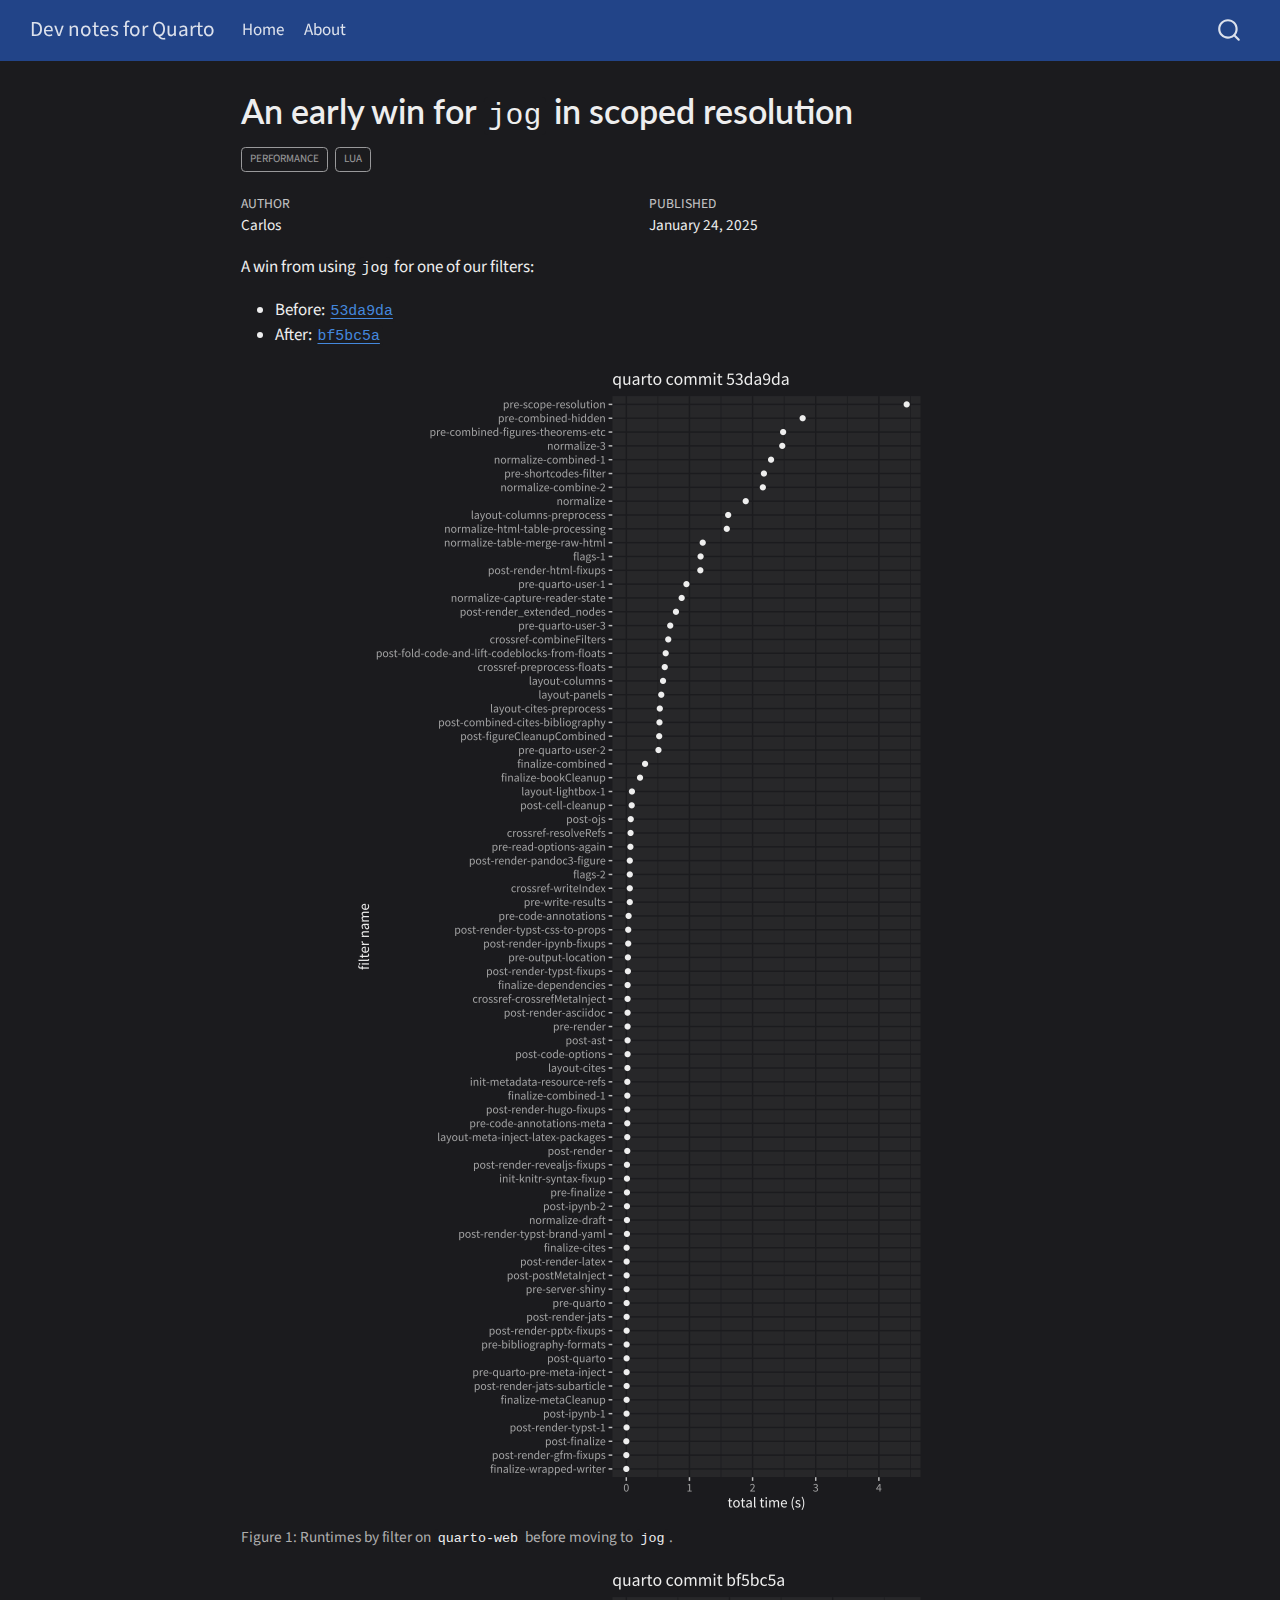
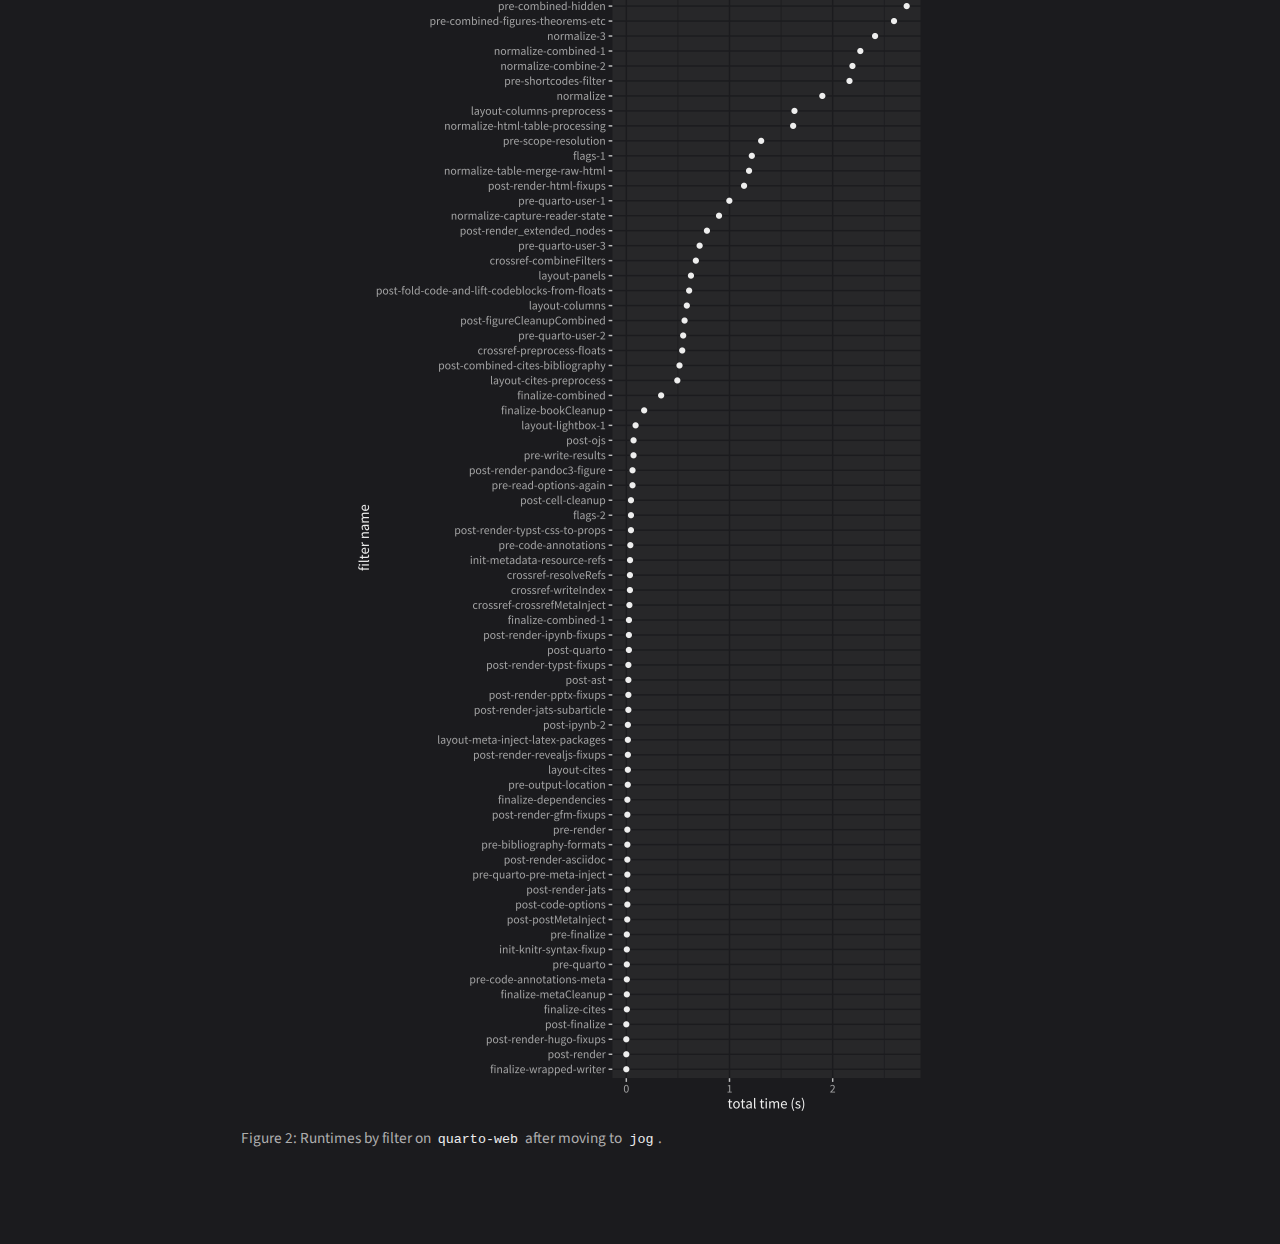
<file: posts/2025-01-24/index.html>
<!DOCTYPE html>
<html xmlns="http://www.w3.org/1999/xhtml" lang="en" xml:lang="en"><head>

<meta charset="utf-8">
<meta name="generator" content="quarto-1.6.42">

<meta name="viewport" content="width=device-width, initial-scale=1.0, user-scalable=yes">

<meta name="author" content="Carlos">
<meta name="dcterms.date" content="2025-01-24">

<title>An early win for jog in scoped resolution – Dev notes for Quarto</title>
<style>
code{white-space: pre-wrap;}
span.smallcaps{font-variant: small-caps;}
div.columns{display: flex; gap: min(4vw, 1.5em);}
div.column{flex: auto; overflow-x: auto;}
div.hanging-indent{margin-left: 1.5em; text-indent: -1.5em;}
ul.task-list{list-style: none;}
ul.task-list li input[type="checkbox"] {
  width: 0.8em;
  margin: 0 0.8em 0.2em -1em; /* quarto-specific, see https://github.com/quarto-dev/quarto-cli/issues/4556 */ 
  vertical-align: middle;
}
</style>


<script src="../../site_libs/quarto-nav/quarto-nav.js"></script>
<script src="../../site_libs/quarto-nav/headroom.min.js"></script>
<script src="../../site_libs/clipboard/clipboard.min.js"></script>
<script src="../../site_libs/quarto-search/autocomplete.umd.js"></script>
<script src="../../site_libs/quarto-search/fuse.min.js"></script>
<script src="../../site_libs/quarto-search/quarto-search.js"></script>
<meta name="quarto:offset" content="../../">
<script src="../../site_libs/quarto-html/quarto.js"></script>
<script src="../../site_libs/quarto-html/popper.min.js"></script>
<script src="../../site_libs/quarto-html/tippy.umd.min.js"></script>
<script src="../../site_libs/quarto-html/anchor.min.js"></script>
<link href="../../site_libs/quarto-html/tippy.css" rel="stylesheet">
<link href="../../site_libs/quarto-html/quarto-syntax-highlighting-dark-b53751a350365c71b6c909e95f209ed1.css" rel="stylesheet" id="quarto-text-highlighting-styles">
<script src="../../site_libs/bootstrap/bootstrap.min.js"></script>
<link href="../../site_libs/bootstrap/bootstrap-icons.css" rel="stylesheet">
<link href="../../site_libs/bootstrap/bootstrap-dcaaa1103ebaa9844266f4cfc3a62212.min.css" rel="stylesheet" append-hash="true" id="quarto-bootstrap" data-mode="dark">
<script id="quarto-search-options" type="application/json">{
  "location": "navbar",
  "copy-button": false,
  "collapse-after": 3,
  "panel-placement": "end",
  "type": "overlay",
  "limit": 50,
  "keyboard-shortcut": [
    "f",
    "/",
    "s"
  ],
  "show-item-context": false,
  "language": {
    "search-no-results-text": "No results",
    "search-matching-documents-text": "matching documents",
    "search-copy-link-title": "Copy link to search",
    "search-hide-matches-text": "Hide additional matches",
    "search-more-match-text": "more match in this document",
    "search-more-matches-text": "more matches in this document",
    "search-clear-button-title": "Clear",
    "search-text-placeholder": "",
    "search-detached-cancel-button-title": "Cancel",
    "search-submit-button-title": "Submit",
    "search-label": "Search"
  }
}</script>


<link rel="stylesheet" href="../../styles.css">
</head>

<body class="nav-fixed fullcontent">

<div id="quarto-search-results"></div>
  <header id="quarto-header" class="headroom fixed-top">
    <nav class="navbar navbar-expand-lg " data-bs-theme="dark">
      <div class="navbar-container container-fluid">
      <div class="navbar-brand-container mx-auto">
    <a class="navbar-brand" href="../../index.html">
    <span class="navbar-title">Dev notes for Quarto</span>
    </a>
  </div>
            <div id="quarto-search" class="" title="Search"></div>
          <button class="navbar-toggler" type="button" data-bs-toggle="collapse" data-bs-target="#navbarCollapse" aria-controls="navbarCollapse" role="menu" aria-expanded="false" aria-label="Toggle navigation" onclick="if (window.quartoToggleHeadroom) { window.quartoToggleHeadroom(); }">
  <span class="navbar-toggler-icon"></span>
</button>
          <div class="collapse navbar-collapse" id="navbarCollapse">
            <ul class="navbar-nav navbar-nav-scroll me-auto">
  <li class="nav-item">
    <a class="nav-link" href="../../index.html"> 
<span class="menu-text">Home</span></a>
  </li>  
  <li class="nav-item">
    <a class="nav-link" href="../../about.html"> 
<span class="menu-text">About</span></a>
  </li>  
</ul>
          </div> <!-- /navcollapse -->
            <div class="quarto-navbar-tools">
</div>
      </div> <!-- /container-fluid -->
    </nav>
</header>
<!-- content -->
<div id="quarto-content" class="quarto-container page-columns page-rows-contents page-layout-article page-navbar">
<!-- sidebar -->
<!-- margin-sidebar -->
    
<!-- main -->
<main class="content" id="quarto-document-content">

<header id="title-block-header" class="quarto-title-block default">
<div class="quarto-title">
<h1 class="title">An early win for <code>jog</code> in scoped resolution</h1>
  <div class="quarto-categories">
    <div class="quarto-category">performance</div>
    <div class="quarto-category">lua</div>
  </div>
  </div>



<div class="quarto-title-meta">

    <div>
    <div class="quarto-title-meta-heading">Author</div>
    <div class="quarto-title-meta-contents">
             <p>Carlos </p>
          </div>
  </div>
    
    <div>
    <div class="quarto-title-meta-heading">Published</div>
    <div class="quarto-title-meta-contents">
      <p class="date">January 24, 2025</p>
    </div>
  </div>
  
    
  </div>
  


</header>


<p>A win from using <code>jog</code> for one of our filters:</p>
<ul>
<li>Before: <a href="https://github.com/quarto-dev/quarto-cli/commit/53da9da410b2c95d9ae1dca75d71507cff606c2a"><code>53da9da</code></a></li>
<li>After: <a href="https://github.com/quarto-dev/quarto-cli/commit/bf5bc5add450aa8a7c911d7162c28e1294f7631e"><code>bf5bc5a</code></a></li>
</ul>
<div class="cell">
<div class="cell-output-display">
<div id="fig-before" class="quarto-float quarto-figure quarto-figure-center anchored">
<figure class="quarto-float quarto-float-fig figure">
<div aria-describedby="fig-before-caption-0ceaefa1-69ba-4598-a22c-09a6ac19f8ca">
<img src="index_files/figure-html/fig-before-1.png" class="img-fluid figure-img" width="576">
</div>
<figcaption class="quarto-float-caption-bottom quarto-float-caption quarto-float-fig" id="fig-before-caption-0ceaefa1-69ba-4598-a22c-09a6ac19f8ca">
Figure&nbsp;1: Runtimes by filter on <code>quarto-web</code> before moving to <code>jog</code>.
</figcaption>
</figure>
</div>
</div>
</div>
<div class="cell">
<div class="cell-output-display">
<div id="fig-after" class="quarto-float quarto-figure quarto-figure-center anchored">
<figure class="quarto-float quarto-float-fig figure">
<div aria-describedby="fig-after-caption-0ceaefa1-69ba-4598-a22c-09a6ac19f8ca">
<img src="index_files/figure-html/fig-after-1.png" class="img-fluid figure-img" width="576">
</div>
<figcaption class="quarto-float-caption-bottom quarto-float-caption quarto-float-fig" id="fig-after-caption-0ceaefa1-69ba-4598-a22c-09a6ac19f8ca">
Figure&nbsp;2: Runtimes by filter on <code>quarto-web</code> after moving to <code>jog</code>.
</figcaption>
</figure>
</div>
</div>
</div>



</main> <!-- /main -->
<script id="quarto-html-after-body" type="application/javascript">
window.document.addEventListener("DOMContentLoaded", function (event) {
  const toggleBodyColorMode = (bsSheetEl) => {
    const mode = bsSheetEl.getAttribute("data-mode");
    const bodyEl = window.document.querySelector("body");
    if (mode === "dark") {
      bodyEl.classList.add("quarto-dark");
      bodyEl.classList.remove("quarto-light");
    } else {
      bodyEl.classList.add("quarto-light");
      bodyEl.classList.remove("quarto-dark");
    }
  }
  const toggleBodyColorPrimary = () => {
    const bsSheetEl = window.document.querySelector("link#quarto-bootstrap");
    if (bsSheetEl) {
      toggleBodyColorMode(bsSheetEl);
    }
  }
  toggleBodyColorPrimary();  
  const icon = "";
  const anchorJS = new window.AnchorJS();
  anchorJS.options = {
    placement: 'right',
    icon: icon
  };
  anchorJS.add('.anchored');
  const isCodeAnnotation = (el) => {
    for (const clz of el.classList) {
      if (clz.startsWith('code-annotation-')) {                     
        return true;
      }
    }
    return false;
  }
  const onCopySuccess = function(e) {
    // button target
    const button = e.trigger;
    // don't keep focus
    button.blur();
    // flash "checked"
    button.classList.add('code-copy-button-checked');
    var currentTitle = button.getAttribute("title");
    button.setAttribute("title", "Copied!");
    let tooltip;
    if (window.bootstrap) {
      button.setAttribute("data-bs-toggle", "tooltip");
      button.setAttribute("data-bs-placement", "left");
      button.setAttribute("data-bs-title", "Copied!");
      tooltip = new bootstrap.Tooltip(button, 
        { trigger: "manual", 
          customClass: "code-copy-button-tooltip",
          offset: [0, -8]});
      tooltip.show();    
    }
    setTimeout(function() {
      if (tooltip) {
        tooltip.hide();
        button.removeAttribute("data-bs-title");
        button.removeAttribute("data-bs-toggle");
        button.removeAttribute("data-bs-placement");
      }
      button.setAttribute("title", currentTitle);
      button.classList.remove('code-copy-button-checked');
    }, 1000);
    // clear code selection
    e.clearSelection();
  }
  const getTextToCopy = function(trigger) {
      const codeEl = trigger.previousElementSibling.cloneNode(true);
      for (const childEl of codeEl.children) {
        if (isCodeAnnotation(childEl)) {
          childEl.remove();
        }
      }
      return codeEl.innerText;
  }
  const clipboard = new window.ClipboardJS('.code-copy-button:not([data-in-quarto-modal])', {
    text: getTextToCopy
  });
  clipboard.on('success', onCopySuccess);
  if (window.document.getElementById('quarto-embedded-source-code-modal')) {
    const clipboardModal = new window.ClipboardJS('.code-copy-button[data-in-quarto-modal]', {
      text: getTextToCopy,
      container: window.document.getElementById('quarto-embedded-source-code-modal')
    });
    clipboardModal.on('success', onCopySuccess);
  }
    var localhostRegex = new RegExp(/^(?:http|https):\/\/localhost\:?[0-9]*\//);
    var mailtoRegex = new RegExp(/^mailto:/);
      var filterRegex = new RegExp("https:\/\/quarto-dev\.github\.io\/dev-notes\/");
    var isInternal = (href) => {
        return filterRegex.test(href) || localhostRegex.test(href) || mailtoRegex.test(href);
    }
    // Inspect non-navigation links and adorn them if external
 	var links = window.document.querySelectorAll('a[href]:not(.nav-link):not(.navbar-brand):not(.toc-action):not(.sidebar-link):not(.sidebar-item-toggle):not(.pagination-link):not(.no-external):not([aria-hidden]):not(.dropdown-item):not(.quarto-navigation-tool):not(.about-link)');
    for (var i=0; i<links.length; i++) {
      const link = links[i];
      if (!isInternal(link.href)) {
        // undo the damage that might have been done by quarto-nav.js in the case of
        // links that we want to consider external
        if (link.dataset.originalHref !== undefined) {
          link.href = link.dataset.originalHref;
        }
      }
    }
  function tippyHover(el, contentFn, onTriggerFn, onUntriggerFn) {
    const config = {
      allowHTML: true,
      maxWidth: 500,
      delay: 100,
      arrow: false,
      appendTo: function(el) {
          return el.parentElement;
      },
      interactive: true,
      interactiveBorder: 10,
      theme: 'quarto',
      placement: 'bottom-start',
    };
    if (contentFn) {
      config.content = contentFn;
    }
    if (onTriggerFn) {
      config.onTrigger = onTriggerFn;
    }
    if (onUntriggerFn) {
      config.onUntrigger = onUntriggerFn;
    }
    window.tippy(el, config); 
  }
  const noterefs = window.document.querySelectorAll('a[role="doc-noteref"]');
  for (var i=0; i<noterefs.length; i++) {
    const ref = noterefs[i];
    tippyHover(ref, function() {
      // use id or data attribute instead here
      let href = ref.getAttribute('data-footnote-href') || ref.getAttribute('href');
      try { href = new URL(href).hash; } catch {}
      const id = href.replace(/^#\/?/, "");
      const note = window.document.getElementById(id);
      if (note) {
        return note.innerHTML;
      } else {
        return "";
      }
    });
  }
  const xrefs = window.document.querySelectorAll('a.quarto-xref');
  const processXRef = (id, note) => {
    // Strip column container classes
    const stripColumnClz = (el) => {
      el.classList.remove("page-full", "page-columns");
      if (el.children) {
        for (const child of el.children) {
          stripColumnClz(child);
        }
      }
    }
    stripColumnClz(note)
    if (id === null || id.startsWith('sec-')) {
      // Special case sections, only their first couple elements
      const container = document.createElement("div");
      if (note.children && note.children.length > 2) {
        container.appendChild(note.children[0].cloneNode(true));
        for (let i = 1; i < note.children.length; i++) {
          const child = note.children[i];
          if (child.tagName === "P" && child.innerText === "") {
            continue;
          } else {
            container.appendChild(child.cloneNode(true));
            break;
          }
        }
        if (window.Quarto?.typesetMath) {
          window.Quarto.typesetMath(container);
        }
        return container.innerHTML
      } else {
        if (window.Quarto?.typesetMath) {
          window.Quarto.typesetMath(note);
        }
        return note.innerHTML;
      }
    } else {
      // Remove any anchor links if they are present
      const anchorLink = note.querySelector('a.anchorjs-link');
      if (anchorLink) {
        anchorLink.remove();
      }
      if (window.Quarto?.typesetMath) {
        window.Quarto.typesetMath(note);
      }
      if (note.classList.contains("callout")) {
        return note.outerHTML;
      } else {
        return note.innerHTML;
      }
    }
  }
  for (var i=0; i<xrefs.length; i++) {
    const xref = xrefs[i];
    tippyHover(xref, undefined, function(instance) {
      instance.disable();
      let url = xref.getAttribute('href');
      let hash = undefined; 
      if (url.startsWith('#')) {
        hash = url;
      } else {
        try { hash = new URL(url).hash; } catch {}
      }
      if (hash) {
        const id = hash.replace(/^#\/?/, "");
        const note = window.document.getElementById(id);
        if (note !== null) {
          try {
            const html = processXRef(id, note.cloneNode(true));
            instance.setContent(html);
          } finally {
            instance.enable();
            instance.show();
          }
        } else {
          // See if we can fetch this
          fetch(url.split('#')[0])
          .then(res => res.text())
          .then(html => {
            const parser = new DOMParser();
            const htmlDoc = parser.parseFromString(html, "text/html");
            const note = htmlDoc.getElementById(id);
            if (note !== null) {
              const html = processXRef(id, note);
              instance.setContent(html);
            } 
          }).finally(() => {
            instance.enable();
            instance.show();
          });
        }
      } else {
        // See if we can fetch a full url (with no hash to target)
        // This is a special case and we should probably do some content thinning / targeting
        fetch(url)
        .then(res => res.text())
        .then(html => {
          const parser = new DOMParser();
          const htmlDoc = parser.parseFromString(html, "text/html");
          const note = htmlDoc.querySelector('main.content');
          if (note !== null) {
            // This should only happen for chapter cross references
            // (since there is no id in the URL)
            // remove the first header
            if (note.children.length > 0 && note.children[0].tagName === "HEADER") {
              note.children[0].remove();
            }
            const html = processXRef(null, note);
            instance.setContent(html);
          } 
        }).finally(() => {
          instance.enable();
          instance.show();
        });
      }
    }, function(instance) {
    });
  }
      let selectedAnnoteEl;
      const selectorForAnnotation = ( cell, annotation) => {
        let cellAttr = 'data-code-cell="' + cell + '"';
        let lineAttr = 'data-code-annotation="' +  annotation + '"';
        const selector = 'span[' + cellAttr + '][' + lineAttr + ']';
        return selector;
      }
      const selectCodeLines = (annoteEl) => {
        const doc = window.document;
        const targetCell = annoteEl.getAttribute("data-target-cell");
        const targetAnnotation = annoteEl.getAttribute("data-target-annotation");
        const annoteSpan = window.document.querySelector(selectorForAnnotation(targetCell, targetAnnotation));
        const lines = annoteSpan.getAttribute("data-code-lines").split(",");
        const lineIds = lines.map((line) => {
          return targetCell + "-" + line;
        })
        let top = null;
        let height = null;
        let parent = null;
        if (lineIds.length > 0) {
            //compute the position of the single el (top and bottom and make a div)
            const el = window.document.getElementById(lineIds[0]);
            top = el.offsetTop;
            height = el.offsetHeight;
            parent = el.parentElement.parentElement;
          if (lineIds.length > 1) {
            const lastEl = window.document.getElementById(lineIds[lineIds.length - 1]);
            const bottom = lastEl.offsetTop + lastEl.offsetHeight;
            height = bottom - top;
          }
          if (top !== null && height !== null && parent !== null) {
            // cook up a div (if necessary) and position it 
            let div = window.document.getElementById("code-annotation-line-highlight");
            if (div === null) {
              div = window.document.createElement("div");
              div.setAttribute("id", "code-annotation-line-highlight");
              div.style.position = 'absolute';
              parent.appendChild(div);
            }
            div.style.top = top - 2 + "px";
            div.style.height = height + 4 + "px";
            div.style.left = 0;
            let gutterDiv = window.document.getElementById("code-annotation-line-highlight-gutter");
            if (gutterDiv === null) {
              gutterDiv = window.document.createElement("div");
              gutterDiv.setAttribute("id", "code-annotation-line-highlight-gutter");
              gutterDiv.style.position = 'absolute';
              const codeCell = window.document.getElementById(targetCell);
              const gutter = codeCell.querySelector('.code-annotation-gutter');
              gutter.appendChild(gutterDiv);
            }
            gutterDiv.style.top = top - 2 + "px";
            gutterDiv.style.height = height + 4 + "px";
          }
          selectedAnnoteEl = annoteEl;
        }
      };
      const unselectCodeLines = () => {
        const elementsIds = ["code-annotation-line-highlight", "code-annotation-line-highlight-gutter"];
        elementsIds.forEach((elId) => {
          const div = window.document.getElementById(elId);
          if (div) {
            div.remove();
          }
        });
        selectedAnnoteEl = undefined;
      };
        // Handle positioning of the toggle
    window.addEventListener(
      "resize",
      throttle(() => {
        elRect = undefined;
        if (selectedAnnoteEl) {
          selectCodeLines(selectedAnnoteEl);
        }
      }, 10)
    );
    function throttle(fn, ms) {
    let throttle = false;
    let timer;
      return (...args) => {
        if(!throttle) { // first call gets through
            fn.apply(this, args);
            throttle = true;
        } else { // all the others get throttled
            if(timer) clearTimeout(timer); // cancel #2
            timer = setTimeout(() => {
              fn.apply(this, args);
              timer = throttle = false;
            }, ms);
        }
      };
    }
      // Attach click handler to the DT
      const annoteDls = window.document.querySelectorAll('dt[data-target-cell]');
      for (const annoteDlNode of annoteDls) {
        annoteDlNode.addEventListener('click', (event) => {
          const clickedEl = event.target;
          if (clickedEl !== selectedAnnoteEl) {
            unselectCodeLines();
            const activeEl = window.document.querySelector('dt[data-target-cell].code-annotation-active');
            if (activeEl) {
              activeEl.classList.remove('code-annotation-active');
            }
            selectCodeLines(clickedEl);
            clickedEl.classList.add('code-annotation-active');
          } else {
            // Unselect the line
            unselectCodeLines();
            clickedEl.classList.remove('code-annotation-active');
          }
        });
      }
  const findCites = (el) => {
    const parentEl = el.parentElement;
    if (parentEl) {
      const cites = parentEl.dataset.cites;
      if (cites) {
        return {
          el,
          cites: cites.split(' ')
        };
      } else {
        return findCites(el.parentElement)
      }
    } else {
      return undefined;
    }
  };
  var bibliorefs = window.document.querySelectorAll('a[role="doc-biblioref"]');
  for (var i=0; i<bibliorefs.length; i++) {
    const ref = bibliorefs[i];
    const citeInfo = findCites(ref);
    if (citeInfo) {
      tippyHover(citeInfo.el, function() {
        var popup = window.document.createElement('div');
        citeInfo.cites.forEach(function(cite) {
          var citeDiv = window.document.createElement('div');
          citeDiv.classList.add('hanging-indent');
          citeDiv.classList.add('csl-entry');
          var biblioDiv = window.document.getElementById('ref-' + cite);
          if (biblioDiv) {
            citeDiv.innerHTML = biblioDiv.innerHTML;
          }
          popup.appendChild(citeDiv);
        });
        return popup.innerHTML;
      });
    }
  }
});
</script>
</div> <!-- /content -->




</body></html>
</file>
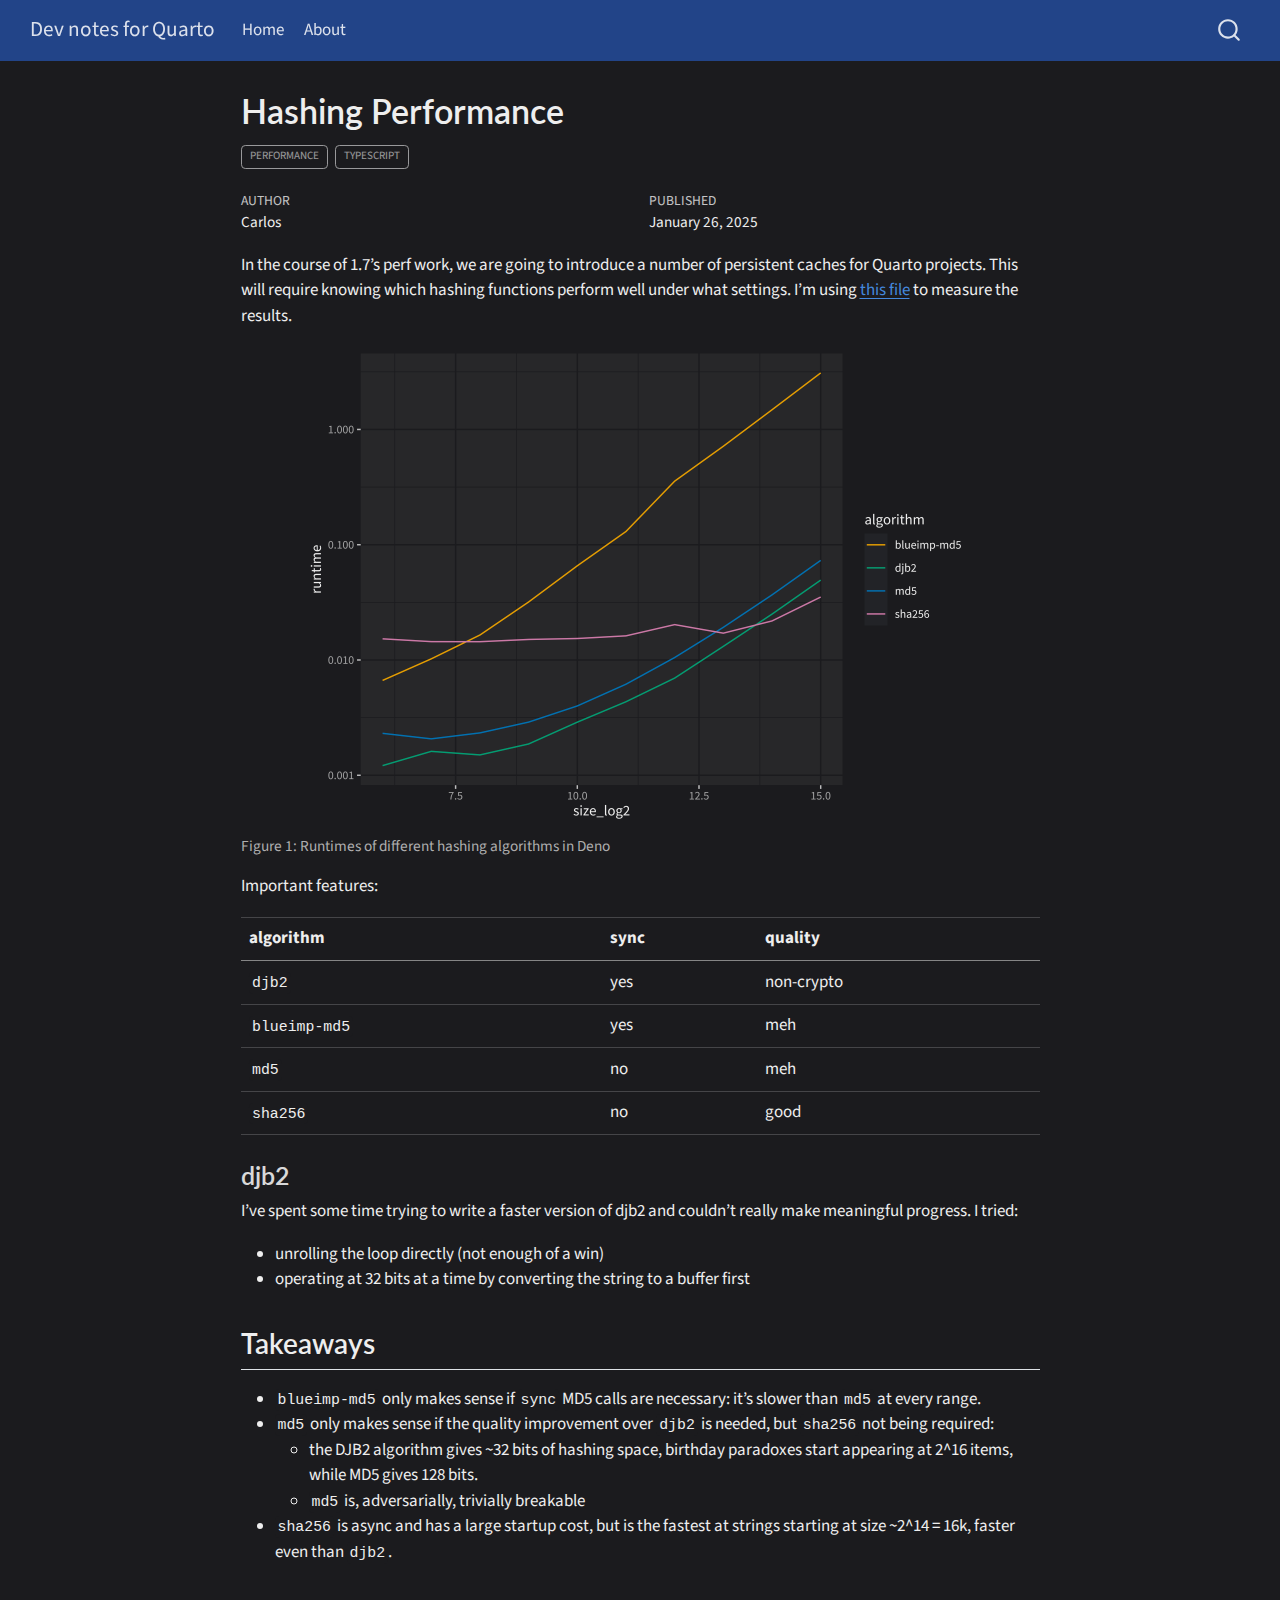
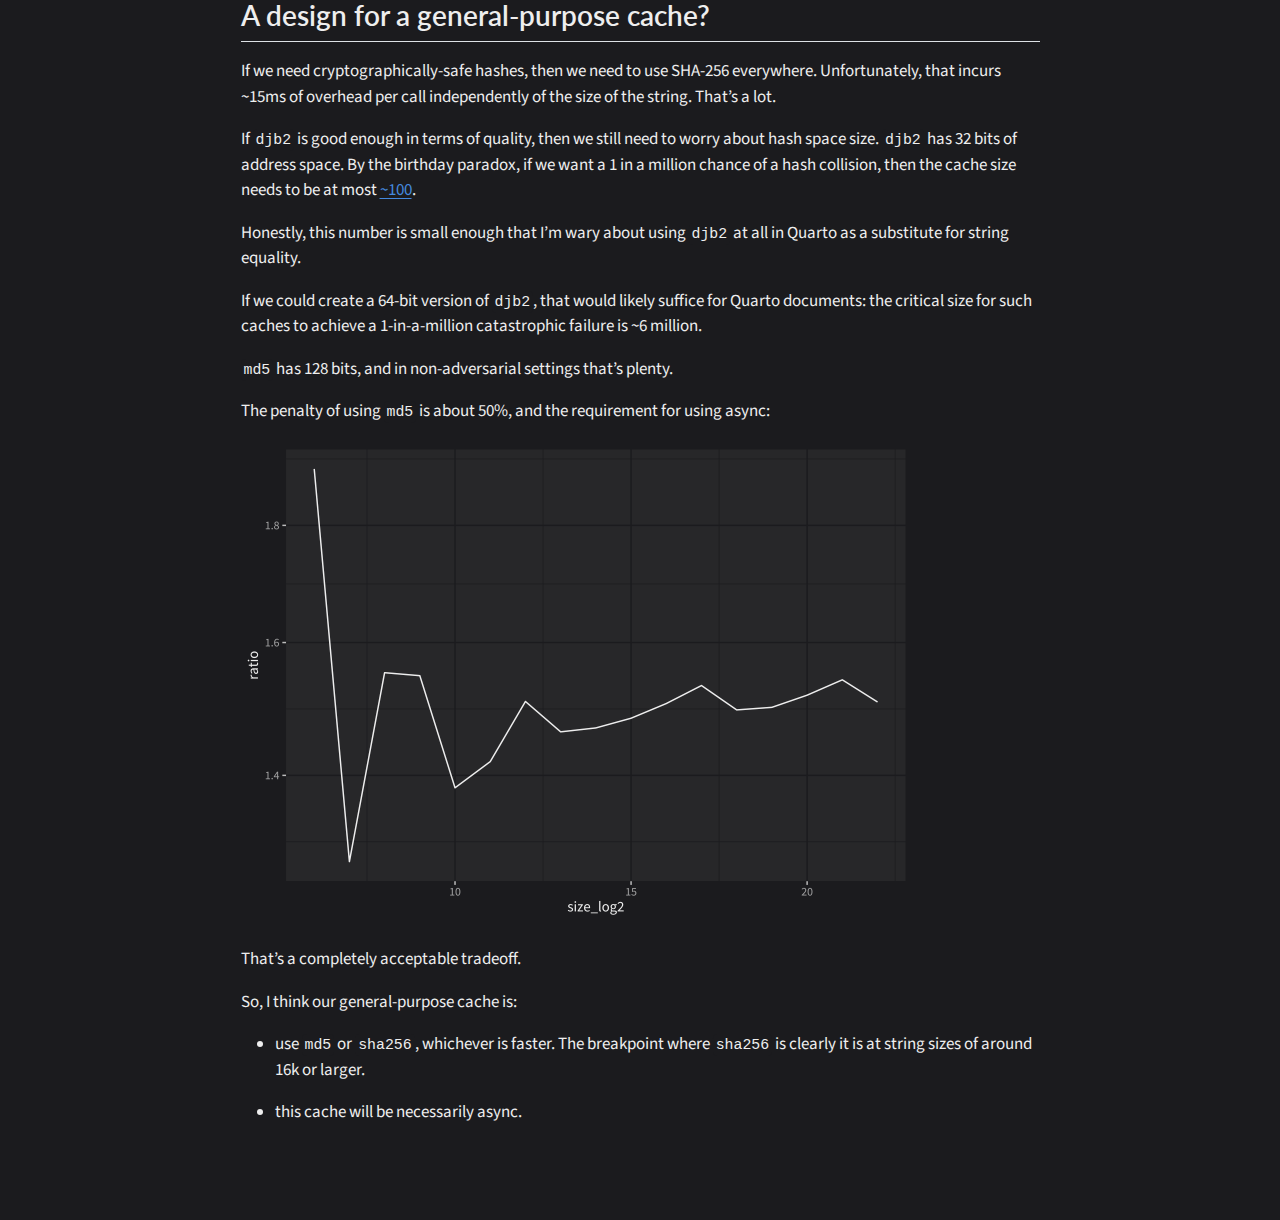
<file: posts/2025-01-26/index.html>
<!DOCTYPE html>
<html xmlns="http://www.w3.org/1999/xhtml" lang="en" xml:lang="en"><head>

<meta charset="utf-8">
<meta name="generator" content="quarto-1.6.42">

<meta name="viewport" content="width=device-width, initial-scale=1.0, user-scalable=yes">

<meta name="author" content="Carlos">
<meta name="dcterms.date" content="2025-01-26">

<title>Hashing Performance – Dev notes for Quarto</title>
<style>
code{white-space: pre-wrap;}
span.smallcaps{font-variant: small-caps;}
div.columns{display: flex; gap: min(4vw, 1.5em);}
div.column{flex: auto; overflow-x: auto;}
div.hanging-indent{margin-left: 1.5em; text-indent: -1.5em;}
ul.task-list{list-style: none;}
ul.task-list li input[type="checkbox"] {
  width: 0.8em;
  margin: 0 0.8em 0.2em -1em; /* quarto-specific, see https://github.com/quarto-dev/quarto-cli/issues/4556 */ 
  vertical-align: middle;
}
</style>


<script src="../../site_libs/quarto-nav/quarto-nav.js"></script>
<script src="../../site_libs/quarto-nav/headroom.min.js"></script>
<script src="../../site_libs/clipboard/clipboard.min.js"></script>
<script src="../../site_libs/quarto-search/autocomplete.umd.js"></script>
<script src="../../site_libs/quarto-search/fuse.min.js"></script>
<script src="../../site_libs/quarto-search/quarto-search.js"></script>
<meta name="quarto:offset" content="../../">
<script src="../../site_libs/quarto-html/quarto.js"></script>
<script src="../../site_libs/quarto-html/popper.min.js"></script>
<script src="../../site_libs/quarto-html/tippy.umd.min.js"></script>
<script src="../../site_libs/quarto-html/anchor.min.js"></script>
<link href="../../site_libs/quarto-html/tippy.css" rel="stylesheet">
<link href="../../site_libs/quarto-html/quarto-syntax-highlighting-dark-b53751a350365c71b6c909e95f209ed1.css" rel="stylesheet" id="quarto-text-highlighting-styles">
<script src="../../site_libs/bootstrap/bootstrap.min.js"></script>
<link href="../../site_libs/bootstrap/bootstrap-icons.css" rel="stylesheet">
<link href="../../site_libs/bootstrap/bootstrap-dcaaa1103ebaa9844266f4cfc3a62212.min.css" rel="stylesheet" append-hash="true" id="quarto-bootstrap" data-mode="dark">
<script id="quarto-search-options" type="application/json">{
  "location": "navbar",
  "copy-button": false,
  "collapse-after": 3,
  "panel-placement": "end",
  "type": "overlay",
  "limit": 50,
  "keyboard-shortcut": [
    "f",
    "/",
    "s"
  ],
  "show-item-context": false,
  "language": {
    "search-no-results-text": "No results",
    "search-matching-documents-text": "matching documents",
    "search-copy-link-title": "Copy link to search",
    "search-hide-matches-text": "Hide additional matches",
    "search-more-match-text": "more match in this document",
    "search-more-matches-text": "more matches in this document",
    "search-clear-button-title": "Clear",
    "search-text-placeholder": "",
    "search-detached-cancel-button-title": "Cancel",
    "search-submit-button-title": "Submit",
    "search-label": "Search"
  }
}</script>


<link rel="stylesheet" href="../../styles.css">
</head>

<body class="nav-fixed fullcontent">

<div id="quarto-search-results"></div>
  <header id="quarto-header" class="headroom fixed-top">
    <nav class="navbar navbar-expand-lg " data-bs-theme="dark">
      <div class="navbar-container container-fluid">
      <div class="navbar-brand-container mx-auto">
    <a class="navbar-brand" href="../../index.html">
    <span class="navbar-title">Dev notes for Quarto</span>
    </a>
  </div>
            <div id="quarto-search" class="" title="Search"></div>
          <button class="navbar-toggler" type="button" data-bs-toggle="collapse" data-bs-target="#navbarCollapse" aria-controls="navbarCollapse" role="menu" aria-expanded="false" aria-label="Toggle navigation" onclick="if (window.quartoToggleHeadroom) { window.quartoToggleHeadroom(); }">
  <span class="navbar-toggler-icon"></span>
</button>
          <div class="collapse navbar-collapse" id="navbarCollapse">
            <ul class="navbar-nav navbar-nav-scroll me-auto">
  <li class="nav-item">
    <a class="nav-link" href="../../index.html"> 
<span class="menu-text">Home</span></a>
  </li>  
  <li class="nav-item">
    <a class="nav-link" href="../../about.html"> 
<span class="menu-text">About</span></a>
  </li>  
</ul>
          </div> <!-- /navcollapse -->
            <div class="quarto-navbar-tools">
</div>
      </div> <!-- /container-fluid -->
    </nav>
</header>
<!-- content -->
<div id="quarto-content" class="quarto-container page-columns page-rows-contents page-layout-article page-navbar">
<!-- sidebar -->
<!-- margin-sidebar -->
    
<!-- main -->
<main class="content" id="quarto-document-content">

<header id="title-block-header" class="quarto-title-block default">
<div class="quarto-title">
<h1 class="title">Hashing Performance</h1>
  <div class="quarto-categories">
    <div class="quarto-category">performance</div>
    <div class="quarto-category">TypeScript</div>
  </div>
  </div>



<div class="quarto-title-meta">

    <div>
    <div class="quarto-title-meta-heading">Author</div>
    <div class="quarto-title-meta-contents">
             <p>Carlos </p>
          </div>
  </div>
    
    <div>
    <div class="quarto-title-meta-heading">Published</div>
    <div class="quarto-title-meta-contents">
      <p class="date">January 26, 2025</p>
    </div>
  </div>
  
    
  </div>
  


</header>


<p>In the course of 1.7’s perf work, we are going to introduce a number of persistent caches for Quarto projects. This will require knowing which hashing functions perform well under what settings. I’m using <a href="./deno-hash-bench.ts">this file</a> to measure the results.</p>
<div class="cell">
<div class="cell-output-display">
<div id="fig-runtimes" class="quarto-float quarto-figure quarto-figure-center anchored">
<figure class="quarto-float quarto-float-fig figure">
<div aria-describedby="fig-runtimes-caption-0ceaefa1-69ba-4598-a22c-09a6ac19f8ca">
<img src="index_files/figure-html/fig-runtimes-1.png" class="img-fluid figure-img" width="672">
</div>
<figcaption class="quarto-float-caption-bottom quarto-float-caption quarto-float-fig" id="fig-runtimes-caption-0ceaefa1-69ba-4598-a22c-09a6ac19f8ca">
Figure&nbsp;1: Runtimes of different hashing algorithms in Deno
</figcaption>
</figure>
</div>
</div>
</div>
<p>Important features:</p>
<table class="caption-top table">
<thead>
<tr class="header">
<th>algorithm</th>
<th>sync</th>
<th>quality</th>
</tr>
</thead>
<tbody>
<tr class="odd">
<td><code>djb2</code></td>
<td>yes</td>
<td>non-crypto</td>
</tr>
<tr class="even">
<td><code>blueimp-md5</code></td>
<td>yes</td>
<td>meh</td>
</tr>
<tr class="odd">
<td><code>md5</code></td>
<td>no</td>
<td>meh</td>
</tr>
<tr class="even">
<td><code>sha256</code></td>
<td>no</td>
<td>good</td>
</tr>
</tbody>
</table>
<section id="djb2" class="level3">
<h3 class="anchored" data-anchor-id="djb2">djb2</h3>
<p>I’ve spent some time trying to write a faster version of djb2 and couldn’t really make meaningful progress. I tried:</p>
<ul>
<li>unrolling the loop directly (not enough of a win)</li>
<li>operating at 32 bits at a time by converting the string to a buffer first</li>
</ul>
</section>
<section id="takeaways" class="level2">
<h2 class="anchored" data-anchor-id="takeaways">Takeaways</h2>
<ul>
<li><code>blueimp-md5</code> only makes sense if <code>sync</code> MD5 calls are necessary: it’s slower than <code>md5</code> at every range.</li>
<li><code>md5</code> only makes sense if the quality improvement over <code>djb2</code> is needed, but <code>sha256</code> not being required:
<ul>
<li>the DJB2 algorithm gives ~32 bits of hashing space, birthday paradoxes start appearing at 2^16 items, while MD5 gives 128 bits.</li>
<li><code>md5</code> is, adversarially, trivially breakable</li>
</ul></li>
<li><code>sha256</code> is async and has a large startup cost, but is the fastest at strings starting at size ~2^14 = 16k, faster even than <code>djb2</code>.</li>
</ul>
</section>
<section id="a-design-for-a-general-purpose-cache" class="level2">
<h2 class="anchored" data-anchor-id="a-design-for-a-general-purpose-cache">A design for a general-purpose cache?</h2>
<p>If we need cryptographically-safe hashes, then we need to use SHA-256 everywhere. Unfortunately, that incurs ~15ms of overhead per call independently of the size of the string. That’s a lot.</p>
<p>If <code>djb2</code> is good enough in terms of quality, then we still need to worry about hash space size. <code>djb2</code> has 32 bits of address space. By the birthday paradox, if we want a 1 in a million chance of a hash collision, then the cache size needs to be at most <a href="https://en.wikipedia.org/wiki/Birthday_problem#Probability_table">~100</a>.</p>
<p>Honestly, this number is small enough that I’m wary about using <code>djb2</code> at all in Quarto as a substitute for string equality.</p>
<p>If we could create a 64-bit version of <code>djb2</code>, that would likely suffice for Quarto documents: the critical size for such caches to achieve a 1-in-a-million catastrophic failure is ~6 million.</p>
<p><code>md5</code> has 128 bits, and in non-adversarial settings that’s plenty.</p>
<p>The penalty of using <code>md5</code> is about 50%, and the requirement for using async:</p>
<div class="cell">
<div class="cell-output-display">
<div>
<figure class="figure">
<p><img src="index_files/figure-html/unnamed-chunk-3-1.png" class="img-fluid figure-img" width="672"></p>
</figure>
</div>
</div>
</div>
<p>That’s a completely acceptable tradeoff.</p>
<p>So, I think our general-purpose cache is:</p>
<ul>
<li><p>use <code>md5</code> or <code>sha256</code>, whichever is faster. The breakpoint where <code>sha256</code> is clearly it is at string sizes of around 16k or larger.</p></li>
<li><p>this cache will be necessarily async.</p></li>
</ul>


</section>

</main> <!-- /main -->
<script id="quarto-html-after-body" type="application/javascript">
window.document.addEventListener("DOMContentLoaded", function (event) {
  const toggleBodyColorMode = (bsSheetEl) => {
    const mode = bsSheetEl.getAttribute("data-mode");
    const bodyEl = window.document.querySelector("body");
    if (mode === "dark") {
      bodyEl.classList.add("quarto-dark");
      bodyEl.classList.remove("quarto-light");
    } else {
      bodyEl.classList.add("quarto-light");
      bodyEl.classList.remove("quarto-dark");
    }
  }
  const toggleBodyColorPrimary = () => {
    const bsSheetEl = window.document.querySelector("link#quarto-bootstrap");
    if (bsSheetEl) {
      toggleBodyColorMode(bsSheetEl);
    }
  }
  toggleBodyColorPrimary();  
  const icon = "";
  const anchorJS = new window.AnchorJS();
  anchorJS.options = {
    placement: 'right',
    icon: icon
  };
  anchorJS.add('.anchored');
  const isCodeAnnotation = (el) => {
    for (const clz of el.classList) {
      if (clz.startsWith('code-annotation-')) {                     
        return true;
      }
    }
    return false;
  }
  const onCopySuccess = function(e) {
    // button target
    const button = e.trigger;
    // don't keep focus
    button.blur();
    // flash "checked"
    button.classList.add('code-copy-button-checked');
    var currentTitle = button.getAttribute("title");
    button.setAttribute("title", "Copied!");
    let tooltip;
    if (window.bootstrap) {
      button.setAttribute("data-bs-toggle", "tooltip");
      button.setAttribute("data-bs-placement", "left");
      button.setAttribute("data-bs-title", "Copied!");
      tooltip = new bootstrap.Tooltip(button, 
        { trigger: "manual", 
          customClass: "code-copy-button-tooltip",
          offset: [0, -8]});
      tooltip.show();    
    }
    setTimeout(function() {
      if (tooltip) {
        tooltip.hide();
        button.removeAttribute("data-bs-title");
        button.removeAttribute("data-bs-toggle");
        button.removeAttribute("data-bs-placement");
      }
      button.setAttribute("title", currentTitle);
      button.classList.remove('code-copy-button-checked');
    }, 1000);
    // clear code selection
    e.clearSelection();
  }
  const getTextToCopy = function(trigger) {
      const codeEl = trigger.previousElementSibling.cloneNode(true);
      for (const childEl of codeEl.children) {
        if (isCodeAnnotation(childEl)) {
          childEl.remove();
        }
      }
      return codeEl.innerText;
  }
  const clipboard = new window.ClipboardJS('.code-copy-button:not([data-in-quarto-modal])', {
    text: getTextToCopy
  });
  clipboard.on('success', onCopySuccess);
  if (window.document.getElementById('quarto-embedded-source-code-modal')) {
    const clipboardModal = new window.ClipboardJS('.code-copy-button[data-in-quarto-modal]', {
      text: getTextToCopy,
      container: window.document.getElementById('quarto-embedded-source-code-modal')
    });
    clipboardModal.on('success', onCopySuccess);
  }
    var localhostRegex = new RegExp(/^(?:http|https):\/\/localhost\:?[0-9]*\//);
    var mailtoRegex = new RegExp(/^mailto:/);
      var filterRegex = new RegExp("https:\/\/quarto-dev\.github\.io\/dev-notes\/");
    var isInternal = (href) => {
        return filterRegex.test(href) || localhostRegex.test(href) || mailtoRegex.test(href);
    }
    // Inspect non-navigation links and adorn them if external
 	var links = window.document.querySelectorAll('a[href]:not(.nav-link):not(.navbar-brand):not(.toc-action):not(.sidebar-link):not(.sidebar-item-toggle):not(.pagination-link):not(.no-external):not([aria-hidden]):not(.dropdown-item):not(.quarto-navigation-tool):not(.about-link)');
    for (var i=0; i<links.length; i++) {
      const link = links[i];
      if (!isInternal(link.href)) {
        // undo the damage that might have been done by quarto-nav.js in the case of
        // links that we want to consider external
        if (link.dataset.originalHref !== undefined) {
          link.href = link.dataset.originalHref;
        }
      }
    }
  function tippyHover(el, contentFn, onTriggerFn, onUntriggerFn) {
    const config = {
      allowHTML: true,
      maxWidth: 500,
      delay: 100,
      arrow: false,
      appendTo: function(el) {
          return el.parentElement;
      },
      interactive: true,
      interactiveBorder: 10,
      theme: 'quarto',
      placement: 'bottom-start',
    };
    if (contentFn) {
      config.content = contentFn;
    }
    if (onTriggerFn) {
      config.onTrigger = onTriggerFn;
    }
    if (onUntriggerFn) {
      config.onUntrigger = onUntriggerFn;
    }
    window.tippy(el, config); 
  }
  const noterefs = window.document.querySelectorAll('a[role="doc-noteref"]');
  for (var i=0; i<noterefs.length; i++) {
    const ref = noterefs[i];
    tippyHover(ref, function() {
      // use id or data attribute instead here
      let href = ref.getAttribute('data-footnote-href') || ref.getAttribute('href');
      try { href = new URL(href).hash; } catch {}
      const id = href.replace(/^#\/?/, "");
      const note = window.document.getElementById(id);
      if (note) {
        return note.innerHTML;
      } else {
        return "";
      }
    });
  }
  const xrefs = window.document.querySelectorAll('a.quarto-xref');
  const processXRef = (id, note) => {
    // Strip column container classes
    const stripColumnClz = (el) => {
      el.classList.remove("page-full", "page-columns");
      if (el.children) {
        for (const child of el.children) {
          stripColumnClz(child);
        }
      }
    }
    stripColumnClz(note)
    if (id === null || id.startsWith('sec-')) {
      // Special case sections, only their first couple elements
      const container = document.createElement("div");
      if (note.children && note.children.length > 2) {
        container.appendChild(note.children[0].cloneNode(true));
        for (let i = 1; i < note.children.length; i++) {
          const child = note.children[i];
          if (child.tagName === "P" && child.innerText === "") {
            continue;
          } else {
            container.appendChild(child.cloneNode(true));
            break;
          }
        }
        if (window.Quarto?.typesetMath) {
          window.Quarto.typesetMath(container);
        }
        return container.innerHTML
      } else {
        if (window.Quarto?.typesetMath) {
          window.Quarto.typesetMath(note);
        }
        return note.innerHTML;
      }
    } else {
      // Remove any anchor links if they are present
      const anchorLink = note.querySelector('a.anchorjs-link');
      if (anchorLink) {
        anchorLink.remove();
      }
      if (window.Quarto?.typesetMath) {
        window.Quarto.typesetMath(note);
      }
      if (note.classList.contains("callout")) {
        return note.outerHTML;
      } else {
        return note.innerHTML;
      }
    }
  }
  for (var i=0; i<xrefs.length; i++) {
    const xref = xrefs[i];
    tippyHover(xref, undefined, function(instance) {
      instance.disable();
      let url = xref.getAttribute('href');
      let hash = undefined; 
      if (url.startsWith('#')) {
        hash = url;
      } else {
        try { hash = new URL(url).hash; } catch {}
      }
      if (hash) {
        const id = hash.replace(/^#\/?/, "");
        const note = window.document.getElementById(id);
        if (note !== null) {
          try {
            const html = processXRef(id, note.cloneNode(true));
            instance.setContent(html);
          } finally {
            instance.enable();
            instance.show();
          }
        } else {
          // See if we can fetch this
          fetch(url.split('#')[0])
          .then(res => res.text())
          .then(html => {
            const parser = new DOMParser();
            const htmlDoc = parser.parseFromString(html, "text/html");
            const note = htmlDoc.getElementById(id);
            if (note !== null) {
              const html = processXRef(id, note);
              instance.setContent(html);
            } 
          }).finally(() => {
            instance.enable();
            instance.show();
          });
        }
      } else {
        // See if we can fetch a full url (with no hash to target)
        // This is a special case and we should probably do some content thinning / targeting
        fetch(url)
        .then(res => res.text())
        .then(html => {
          const parser = new DOMParser();
          const htmlDoc = parser.parseFromString(html, "text/html");
          const note = htmlDoc.querySelector('main.content');
          if (note !== null) {
            // This should only happen for chapter cross references
            // (since there is no id in the URL)
            // remove the first header
            if (note.children.length > 0 && note.children[0].tagName === "HEADER") {
              note.children[0].remove();
            }
            const html = processXRef(null, note);
            instance.setContent(html);
          } 
        }).finally(() => {
          instance.enable();
          instance.show();
        });
      }
    }, function(instance) {
    });
  }
      let selectedAnnoteEl;
      const selectorForAnnotation = ( cell, annotation) => {
        let cellAttr = 'data-code-cell="' + cell + '"';
        let lineAttr = 'data-code-annotation="' +  annotation + '"';
        const selector = 'span[' + cellAttr + '][' + lineAttr + ']';
        return selector;
      }
      const selectCodeLines = (annoteEl) => {
        const doc = window.document;
        const targetCell = annoteEl.getAttribute("data-target-cell");
        const targetAnnotation = annoteEl.getAttribute("data-target-annotation");
        const annoteSpan = window.document.querySelector(selectorForAnnotation(targetCell, targetAnnotation));
        const lines = annoteSpan.getAttribute("data-code-lines").split(",");
        const lineIds = lines.map((line) => {
          return targetCell + "-" + line;
        })
        let top = null;
        let height = null;
        let parent = null;
        if (lineIds.length > 0) {
            //compute the position of the single el (top and bottom and make a div)
            const el = window.document.getElementById(lineIds[0]);
            top = el.offsetTop;
            height = el.offsetHeight;
            parent = el.parentElement.parentElement;
          if (lineIds.length > 1) {
            const lastEl = window.document.getElementById(lineIds[lineIds.length - 1]);
            const bottom = lastEl.offsetTop + lastEl.offsetHeight;
            height = bottom - top;
          }
          if (top !== null && height !== null && parent !== null) {
            // cook up a div (if necessary) and position it 
            let div = window.document.getElementById("code-annotation-line-highlight");
            if (div === null) {
              div = window.document.createElement("div");
              div.setAttribute("id", "code-annotation-line-highlight");
              div.style.position = 'absolute';
              parent.appendChild(div);
            }
            div.style.top = top - 2 + "px";
            div.style.height = height + 4 + "px";
            div.style.left = 0;
            let gutterDiv = window.document.getElementById("code-annotation-line-highlight-gutter");
            if (gutterDiv === null) {
              gutterDiv = window.document.createElement("div");
              gutterDiv.setAttribute("id", "code-annotation-line-highlight-gutter");
              gutterDiv.style.position = 'absolute';
              const codeCell = window.document.getElementById(targetCell);
              const gutter = codeCell.querySelector('.code-annotation-gutter');
              gutter.appendChild(gutterDiv);
            }
            gutterDiv.style.top = top - 2 + "px";
            gutterDiv.style.height = height + 4 + "px";
          }
          selectedAnnoteEl = annoteEl;
        }
      };
      const unselectCodeLines = () => {
        const elementsIds = ["code-annotation-line-highlight", "code-annotation-line-highlight-gutter"];
        elementsIds.forEach((elId) => {
          const div = window.document.getElementById(elId);
          if (div) {
            div.remove();
          }
        });
        selectedAnnoteEl = undefined;
      };
        // Handle positioning of the toggle
    window.addEventListener(
      "resize",
      throttle(() => {
        elRect = undefined;
        if (selectedAnnoteEl) {
          selectCodeLines(selectedAnnoteEl);
        }
      }, 10)
    );
    function throttle(fn, ms) {
    let throttle = false;
    let timer;
      return (...args) => {
        if(!throttle) { // first call gets through
            fn.apply(this, args);
            throttle = true;
        } else { // all the others get throttled
            if(timer) clearTimeout(timer); // cancel #2
            timer = setTimeout(() => {
              fn.apply(this, args);
              timer = throttle = false;
            }, ms);
        }
      };
    }
      // Attach click handler to the DT
      const annoteDls = window.document.querySelectorAll('dt[data-target-cell]');
      for (const annoteDlNode of annoteDls) {
        annoteDlNode.addEventListener('click', (event) => {
          const clickedEl = event.target;
          if (clickedEl !== selectedAnnoteEl) {
            unselectCodeLines();
            const activeEl = window.document.querySelector('dt[data-target-cell].code-annotation-active');
            if (activeEl) {
              activeEl.classList.remove('code-annotation-active');
            }
            selectCodeLines(clickedEl);
            clickedEl.classList.add('code-annotation-active');
          } else {
            // Unselect the line
            unselectCodeLines();
            clickedEl.classList.remove('code-annotation-active');
          }
        });
      }
  const findCites = (el) => {
    const parentEl = el.parentElement;
    if (parentEl) {
      const cites = parentEl.dataset.cites;
      if (cites) {
        return {
          el,
          cites: cites.split(' ')
        };
      } else {
        return findCites(el.parentElement)
      }
    } else {
      return undefined;
    }
  };
  var bibliorefs = window.document.querySelectorAll('a[role="doc-biblioref"]');
  for (var i=0; i<bibliorefs.length; i++) {
    const ref = bibliorefs[i];
    const citeInfo = findCites(ref);
    if (citeInfo) {
      tippyHover(citeInfo.el, function() {
        var popup = window.document.createElement('div');
        citeInfo.cites.forEach(function(cite) {
          var citeDiv = window.document.createElement('div');
          citeDiv.classList.add('hanging-indent');
          citeDiv.classList.add('csl-entry');
          var biblioDiv = window.document.getElementById('ref-' + cite);
          if (biblioDiv) {
            citeDiv.innerHTML = biblioDiv.innerHTML;
          }
          popup.appendChild(citeDiv);
        });
        return popup.innerHTML;
      });
    }
  }
});
</script>
</div> <!-- /content -->




</body></html>
</file>
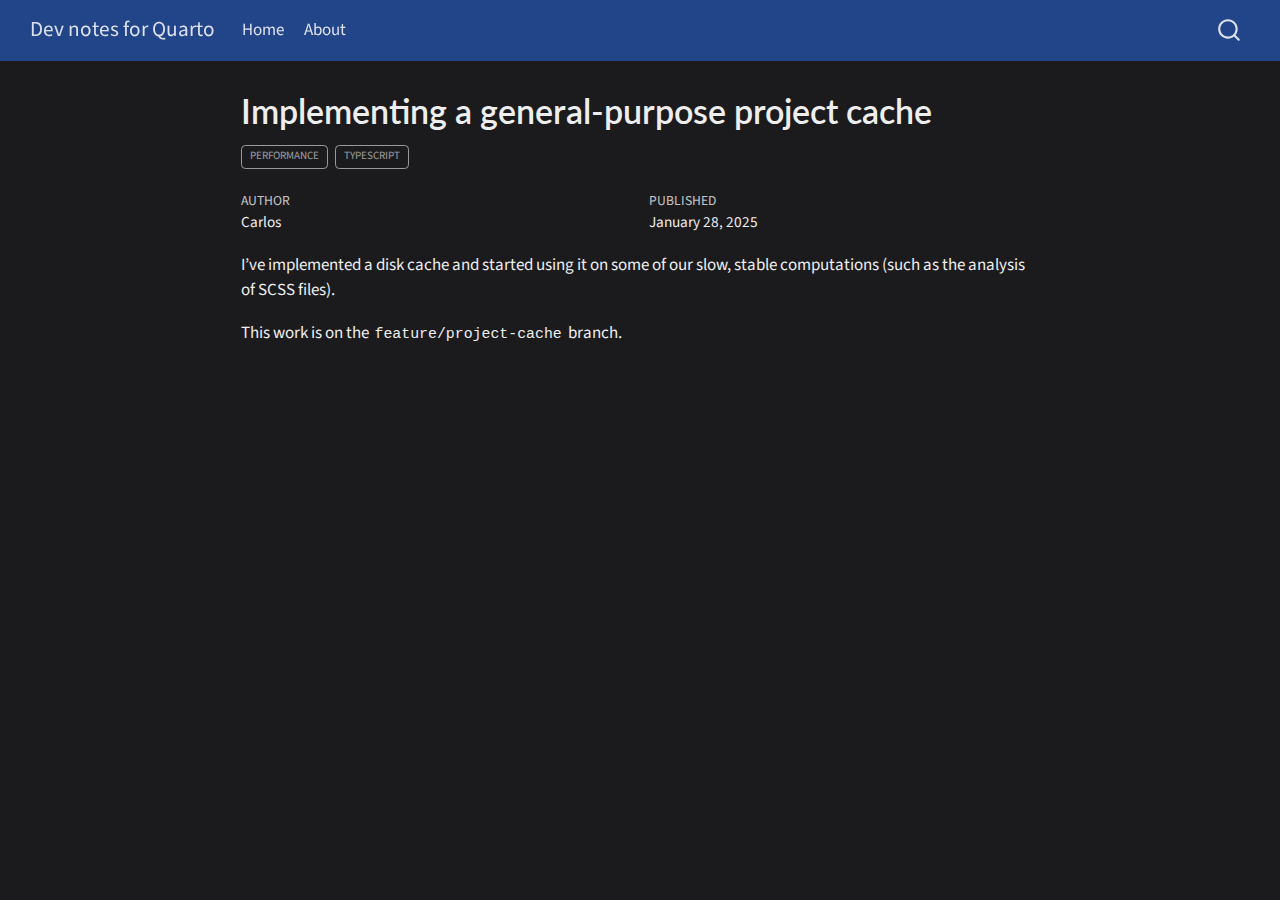
<file: posts/2025-01-28/index.html>
<!DOCTYPE html>
<html xmlns="http://www.w3.org/1999/xhtml" lang="en" xml:lang="en"><head>

<meta charset="utf-8">
<meta name="generator" content="quarto-1.6.42">

<meta name="viewport" content="width=device-width, initial-scale=1.0, user-scalable=yes">

<meta name="author" content="Carlos">
<meta name="dcterms.date" content="2025-01-28">

<title>Implementing a general-purpose project cache – Dev notes for Quarto</title>
<style>
code{white-space: pre-wrap;}
span.smallcaps{font-variant: small-caps;}
div.columns{display: flex; gap: min(4vw, 1.5em);}
div.column{flex: auto; overflow-x: auto;}
div.hanging-indent{margin-left: 1.5em; text-indent: -1.5em;}
ul.task-list{list-style: none;}
ul.task-list li input[type="checkbox"] {
  width: 0.8em;
  margin: 0 0.8em 0.2em -1em; /* quarto-specific, see https://github.com/quarto-dev/quarto-cli/issues/4556 */ 
  vertical-align: middle;
}
</style>


<script src="../../site_libs/quarto-nav/quarto-nav.js"></script>
<script src="../../site_libs/quarto-nav/headroom.min.js"></script>
<script src="../../site_libs/clipboard/clipboard.min.js"></script>
<script src="../../site_libs/quarto-search/autocomplete.umd.js"></script>
<script src="../../site_libs/quarto-search/fuse.min.js"></script>
<script src="../../site_libs/quarto-search/quarto-search.js"></script>
<meta name="quarto:offset" content="../../">
<script src="../../site_libs/quarto-html/quarto.js"></script>
<script src="../../site_libs/quarto-html/popper.min.js"></script>
<script src="../../site_libs/quarto-html/tippy.umd.min.js"></script>
<script src="../../site_libs/quarto-html/anchor.min.js"></script>
<link href="../../site_libs/quarto-html/tippy.css" rel="stylesheet">
<link href="../../site_libs/quarto-html/quarto-syntax-highlighting-dark-b53751a350365c71b6c909e95f209ed1.css" rel="stylesheet" id="quarto-text-highlighting-styles">
<script src="../../site_libs/bootstrap/bootstrap.min.js"></script>
<link href="../../site_libs/bootstrap/bootstrap-icons.css" rel="stylesheet">
<link href="../../site_libs/bootstrap/bootstrap-dcaaa1103ebaa9844266f4cfc3a62212.min.css" rel="stylesheet" append-hash="true" id="quarto-bootstrap" data-mode="dark">
<script id="quarto-search-options" type="application/json">{
  "location": "navbar",
  "copy-button": false,
  "collapse-after": 3,
  "panel-placement": "end",
  "type": "overlay",
  "limit": 50,
  "keyboard-shortcut": [
    "f",
    "/",
    "s"
  ],
  "show-item-context": false,
  "language": {
    "search-no-results-text": "No results",
    "search-matching-documents-text": "matching documents",
    "search-copy-link-title": "Copy link to search",
    "search-hide-matches-text": "Hide additional matches",
    "search-more-match-text": "more match in this document",
    "search-more-matches-text": "more matches in this document",
    "search-clear-button-title": "Clear",
    "search-text-placeholder": "",
    "search-detached-cancel-button-title": "Cancel",
    "search-submit-button-title": "Submit",
    "search-label": "Search"
  }
}</script>


<link rel="stylesheet" href="../../styles.css">
</head>

<body class="nav-fixed fullcontent">

<div id="quarto-search-results"></div>
  <header id="quarto-header" class="headroom fixed-top">
    <nav class="navbar navbar-expand-lg " data-bs-theme="dark">
      <div class="navbar-container container-fluid">
      <div class="navbar-brand-container mx-auto">
    <a class="navbar-brand" href="../../index.html">
    <span class="navbar-title">Dev notes for Quarto</span>
    </a>
  </div>
            <div id="quarto-search" class="" title="Search"></div>
          <button class="navbar-toggler" type="button" data-bs-toggle="collapse" data-bs-target="#navbarCollapse" aria-controls="navbarCollapse" role="menu" aria-expanded="false" aria-label="Toggle navigation" onclick="if (window.quartoToggleHeadroom) { window.quartoToggleHeadroom(); }">
  <span class="navbar-toggler-icon"></span>
</button>
          <div class="collapse navbar-collapse" id="navbarCollapse">
            <ul class="navbar-nav navbar-nav-scroll me-auto">
  <li class="nav-item">
    <a class="nav-link" href="../../index.html"> 
<span class="menu-text">Home</span></a>
  </li>  
  <li class="nav-item">
    <a class="nav-link" href="../../about.html"> 
<span class="menu-text">About</span></a>
  </li>  
</ul>
          </div> <!-- /navcollapse -->
            <div class="quarto-navbar-tools">
</div>
      </div> <!-- /container-fluid -->
    </nav>
</header>
<!-- content -->
<div id="quarto-content" class="quarto-container page-columns page-rows-contents page-layout-article page-navbar">
<!-- sidebar -->
<!-- margin-sidebar -->
    
<!-- main -->
<main class="content" id="quarto-document-content">

<header id="title-block-header" class="quarto-title-block default">
<div class="quarto-title">
<h1 class="title">Implementing a general-purpose project cache</h1>
  <div class="quarto-categories">
    <div class="quarto-category">performance</div>
    <div class="quarto-category">TypeScript</div>
  </div>
  </div>



<div class="quarto-title-meta">

    <div>
    <div class="quarto-title-meta-heading">Author</div>
    <div class="quarto-title-meta-contents">
             <p>Carlos </p>
          </div>
  </div>
    
    <div>
    <div class="quarto-title-meta-heading">Published</div>
    <div class="quarto-title-meta-contents">
      <p class="date">January 28, 2025</p>
    </div>
  </div>
  
    
  </div>
  


</header>


<p>I’ve implemented a disk cache and started using it on some of our slow, stable computations (such as the analysis of SCSS files).</p>
<p>This work is on the <code>feature/project-cache</code> branch.</p>



</main> <!-- /main -->
<script id="quarto-html-after-body" type="application/javascript">
window.document.addEventListener("DOMContentLoaded", function (event) {
  const toggleBodyColorMode = (bsSheetEl) => {
    const mode = bsSheetEl.getAttribute("data-mode");
    const bodyEl = window.document.querySelector("body");
    if (mode === "dark") {
      bodyEl.classList.add("quarto-dark");
      bodyEl.classList.remove("quarto-light");
    } else {
      bodyEl.classList.add("quarto-light");
      bodyEl.classList.remove("quarto-dark");
    }
  }
  const toggleBodyColorPrimary = () => {
    const bsSheetEl = window.document.querySelector("link#quarto-bootstrap");
    if (bsSheetEl) {
      toggleBodyColorMode(bsSheetEl);
    }
  }
  toggleBodyColorPrimary();  
  const icon = "";
  const anchorJS = new window.AnchorJS();
  anchorJS.options = {
    placement: 'right',
    icon: icon
  };
  anchorJS.add('.anchored');
  const isCodeAnnotation = (el) => {
    for (const clz of el.classList) {
      if (clz.startsWith('code-annotation-')) {                     
        return true;
      }
    }
    return false;
  }
  const onCopySuccess = function(e) {
    // button target
    const button = e.trigger;
    // don't keep focus
    button.blur();
    // flash "checked"
    button.classList.add('code-copy-button-checked');
    var currentTitle = button.getAttribute("title");
    button.setAttribute("title", "Copied!");
    let tooltip;
    if (window.bootstrap) {
      button.setAttribute("data-bs-toggle", "tooltip");
      button.setAttribute("data-bs-placement", "left");
      button.setAttribute("data-bs-title", "Copied!");
      tooltip = new bootstrap.Tooltip(button, 
        { trigger: "manual", 
          customClass: "code-copy-button-tooltip",
          offset: [0, -8]});
      tooltip.show();    
    }
    setTimeout(function() {
      if (tooltip) {
        tooltip.hide();
        button.removeAttribute("data-bs-title");
        button.removeAttribute("data-bs-toggle");
        button.removeAttribute("data-bs-placement");
      }
      button.setAttribute("title", currentTitle);
      button.classList.remove('code-copy-button-checked');
    }, 1000);
    // clear code selection
    e.clearSelection();
  }
  const getTextToCopy = function(trigger) {
      const codeEl = trigger.previousElementSibling.cloneNode(true);
      for (const childEl of codeEl.children) {
        if (isCodeAnnotation(childEl)) {
          childEl.remove();
        }
      }
      return codeEl.innerText;
  }
  const clipboard = new window.ClipboardJS('.code-copy-button:not([data-in-quarto-modal])', {
    text: getTextToCopy
  });
  clipboard.on('success', onCopySuccess);
  if (window.document.getElementById('quarto-embedded-source-code-modal')) {
    const clipboardModal = new window.ClipboardJS('.code-copy-button[data-in-quarto-modal]', {
      text: getTextToCopy,
      container: window.document.getElementById('quarto-embedded-source-code-modal')
    });
    clipboardModal.on('success', onCopySuccess);
  }
    var localhostRegex = new RegExp(/^(?:http|https):\/\/localhost\:?[0-9]*\//);
    var mailtoRegex = new RegExp(/^mailto:/);
      var filterRegex = new RegExp("https:\/\/quarto-dev\.github\.io\/dev-notes\/");
    var isInternal = (href) => {
        return filterRegex.test(href) || localhostRegex.test(href) || mailtoRegex.test(href);
    }
    // Inspect non-navigation links and adorn them if external
 	var links = window.document.querySelectorAll('a[href]:not(.nav-link):not(.navbar-brand):not(.toc-action):not(.sidebar-link):not(.sidebar-item-toggle):not(.pagination-link):not(.no-external):not([aria-hidden]):not(.dropdown-item):not(.quarto-navigation-tool):not(.about-link)');
    for (var i=0; i<links.length; i++) {
      const link = links[i];
      if (!isInternal(link.href)) {
        // undo the damage that might have been done by quarto-nav.js in the case of
        // links that we want to consider external
        if (link.dataset.originalHref !== undefined) {
          link.href = link.dataset.originalHref;
        }
      }
    }
  function tippyHover(el, contentFn, onTriggerFn, onUntriggerFn) {
    const config = {
      allowHTML: true,
      maxWidth: 500,
      delay: 100,
      arrow: false,
      appendTo: function(el) {
          return el.parentElement;
      },
      interactive: true,
      interactiveBorder: 10,
      theme: 'quarto',
      placement: 'bottom-start',
    };
    if (contentFn) {
      config.content = contentFn;
    }
    if (onTriggerFn) {
      config.onTrigger = onTriggerFn;
    }
    if (onUntriggerFn) {
      config.onUntrigger = onUntriggerFn;
    }
    window.tippy(el, config); 
  }
  const noterefs = window.document.querySelectorAll('a[role="doc-noteref"]');
  for (var i=0; i<noterefs.length; i++) {
    const ref = noterefs[i];
    tippyHover(ref, function() {
      // use id or data attribute instead here
      let href = ref.getAttribute('data-footnote-href') || ref.getAttribute('href');
      try { href = new URL(href).hash; } catch {}
      const id = href.replace(/^#\/?/, "");
      const note = window.document.getElementById(id);
      if (note) {
        return note.innerHTML;
      } else {
        return "";
      }
    });
  }
  const xrefs = window.document.querySelectorAll('a.quarto-xref');
  const processXRef = (id, note) => {
    // Strip column container classes
    const stripColumnClz = (el) => {
      el.classList.remove("page-full", "page-columns");
      if (el.children) {
        for (const child of el.children) {
          stripColumnClz(child);
        }
      }
    }
    stripColumnClz(note)
    if (id === null || id.startsWith('sec-')) {
      // Special case sections, only their first couple elements
      const container = document.createElement("div");
      if (note.children && note.children.length > 2) {
        container.appendChild(note.children[0].cloneNode(true));
        for (let i = 1; i < note.children.length; i++) {
          const child = note.children[i];
          if (child.tagName === "P" && child.innerText === "") {
            continue;
          } else {
            container.appendChild(child.cloneNode(true));
            break;
          }
        }
        if (window.Quarto?.typesetMath) {
          window.Quarto.typesetMath(container);
        }
        return container.innerHTML
      } else {
        if (window.Quarto?.typesetMath) {
          window.Quarto.typesetMath(note);
        }
        return note.innerHTML;
      }
    } else {
      // Remove any anchor links if they are present
      const anchorLink = note.querySelector('a.anchorjs-link');
      if (anchorLink) {
        anchorLink.remove();
      }
      if (window.Quarto?.typesetMath) {
        window.Quarto.typesetMath(note);
      }
      if (note.classList.contains("callout")) {
        return note.outerHTML;
      } else {
        return note.innerHTML;
      }
    }
  }
  for (var i=0; i<xrefs.length; i++) {
    const xref = xrefs[i];
    tippyHover(xref, undefined, function(instance) {
      instance.disable();
      let url = xref.getAttribute('href');
      let hash = undefined; 
      if (url.startsWith('#')) {
        hash = url;
      } else {
        try { hash = new URL(url).hash; } catch {}
      }
      if (hash) {
        const id = hash.replace(/^#\/?/, "");
        const note = window.document.getElementById(id);
        if (note !== null) {
          try {
            const html = processXRef(id, note.cloneNode(true));
            instance.setContent(html);
          } finally {
            instance.enable();
            instance.show();
          }
        } else {
          // See if we can fetch this
          fetch(url.split('#')[0])
          .then(res => res.text())
          .then(html => {
            const parser = new DOMParser();
            const htmlDoc = parser.parseFromString(html, "text/html");
            const note = htmlDoc.getElementById(id);
            if (note !== null) {
              const html = processXRef(id, note);
              instance.setContent(html);
            } 
          }).finally(() => {
            instance.enable();
            instance.show();
          });
        }
      } else {
        // See if we can fetch a full url (with no hash to target)
        // This is a special case and we should probably do some content thinning / targeting
        fetch(url)
        .then(res => res.text())
        .then(html => {
          const parser = new DOMParser();
          const htmlDoc = parser.parseFromString(html, "text/html");
          const note = htmlDoc.querySelector('main.content');
          if (note !== null) {
            // This should only happen for chapter cross references
            // (since there is no id in the URL)
            // remove the first header
            if (note.children.length > 0 && note.children[0].tagName === "HEADER") {
              note.children[0].remove();
            }
            const html = processXRef(null, note);
            instance.setContent(html);
          } 
        }).finally(() => {
          instance.enable();
          instance.show();
        });
      }
    }, function(instance) {
    });
  }
      let selectedAnnoteEl;
      const selectorForAnnotation = ( cell, annotation) => {
        let cellAttr = 'data-code-cell="' + cell + '"';
        let lineAttr = 'data-code-annotation="' +  annotation + '"';
        const selector = 'span[' + cellAttr + '][' + lineAttr + ']';
        return selector;
      }
      const selectCodeLines = (annoteEl) => {
        const doc = window.document;
        const targetCell = annoteEl.getAttribute("data-target-cell");
        const targetAnnotation = annoteEl.getAttribute("data-target-annotation");
        const annoteSpan = window.document.querySelector(selectorForAnnotation(targetCell, targetAnnotation));
        const lines = annoteSpan.getAttribute("data-code-lines").split(",");
        const lineIds = lines.map((line) => {
          return targetCell + "-" + line;
        })
        let top = null;
        let height = null;
        let parent = null;
        if (lineIds.length > 0) {
            //compute the position of the single el (top and bottom and make a div)
            const el = window.document.getElementById(lineIds[0]);
            top = el.offsetTop;
            height = el.offsetHeight;
            parent = el.parentElement.parentElement;
          if (lineIds.length > 1) {
            const lastEl = window.document.getElementById(lineIds[lineIds.length - 1]);
            const bottom = lastEl.offsetTop + lastEl.offsetHeight;
            height = bottom - top;
          }
          if (top !== null && height !== null && parent !== null) {
            // cook up a div (if necessary) and position it 
            let div = window.document.getElementById("code-annotation-line-highlight");
            if (div === null) {
              div = window.document.createElement("div");
              div.setAttribute("id", "code-annotation-line-highlight");
              div.style.position = 'absolute';
              parent.appendChild(div);
            }
            div.style.top = top - 2 + "px";
            div.style.height = height + 4 + "px";
            div.style.left = 0;
            let gutterDiv = window.document.getElementById("code-annotation-line-highlight-gutter");
            if (gutterDiv === null) {
              gutterDiv = window.document.createElement("div");
              gutterDiv.setAttribute("id", "code-annotation-line-highlight-gutter");
              gutterDiv.style.position = 'absolute';
              const codeCell = window.document.getElementById(targetCell);
              const gutter = codeCell.querySelector('.code-annotation-gutter');
              gutter.appendChild(gutterDiv);
            }
            gutterDiv.style.top = top - 2 + "px";
            gutterDiv.style.height = height + 4 + "px";
          }
          selectedAnnoteEl = annoteEl;
        }
      };
      const unselectCodeLines = () => {
        const elementsIds = ["code-annotation-line-highlight", "code-annotation-line-highlight-gutter"];
        elementsIds.forEach((elId) => {
          const div = window.document.getElementById(elId);
          if (div) {
            div.remove();
          }
        });
        selectedAnnoteEl = undefined;
      };
        // Handle positioning of the toggle
    window.addEventListener(
      "resize",
      throttle(() => {
        elRect = undefined;
        if (selectedAnnoteEl) {
          selectCodeLines(selectedAnnoteEl);
        }
      }, 10)
    );
    function throttle(fn, ms) {
    let throttle = false;
    let timer;
      return (...args) => {
        if(!throttle) { // first call gets through
            fn.apply(this, args);
            throttle = true;
        } else { // all the others get throttled
            if(timer) clearTimeout(timer); // cancel #2
            timer = setTimeout(() => {
              fn.apply(this, args);
              timer = throttle = false;
            }, ms);
        }
      };
    }
      // Attach click handler to the DT
      const annoteDls = window.document.querySelectorAll('dt[data-target-cell]');
      for (const annoteDlNode of annoteDls) {
        annoteDlNode.addEventListener('click', (event) => {
          const clickedEl = event.target;
          if (clickedEl !== selectedAnnoteEl) {
            unselectCodeLines();
            const activeEl = window.document.querySelector('dt[data-target-cell].code-annotation-active');
            if (activeEl) {
              activeEl.classList.remove('code-annotation-active');
            }
            selectCodeLines(clickedEl);
            clickedEl.classList.add('code-annotation-active');
          } else {
            // Unselect the line
            unselectCodeLines();
            clickedEl.classList.remove('code-annotation-active');
          }
        });
      }
  const findCites = (el) => {
    const parentEl = el.parentElement;
    if (parentEl) {
      const cites = parentEl.dataset.cites;
      if (cites) {
        return {
          el,
          cites: cites.split(' ')
        };
      } else {
        return findCites(el.parentElement)
      }
    } else {
      return undefined;
    }
  };
  var bibliorefs = window.document.querySelectorAll('a[role="doc-biblioref"]');
  for (var i=0; i<bibliorefs.length; i++) {
    const ref = bibliorefs[i];
    const citeInfo = findCites(ref);
    if (citeInfo) {
      tippyHover(citeInfo.el, function() {
        var popup = window.document.createElement('div');
        citeInfo.cites.forEach(function(cite) {
          var citeDiv = window.document.createElement('div');
          citeDiv.classList.add('hanging-indent');
          citeDiv.classList.add('csl-entry');
          var biblioDiv = window.document.getElementById('ref-' + cite);
          if (biblioDiv) {
            citeDiv.innerHTML = biblioDiv.innerHTML;
          }
          popup.appendChild(citeDiv);
        });
        return popup.innerHTML;
      });
    }
  }
});
</script>
</div> <!-- /content -->




</body></html>
</file>
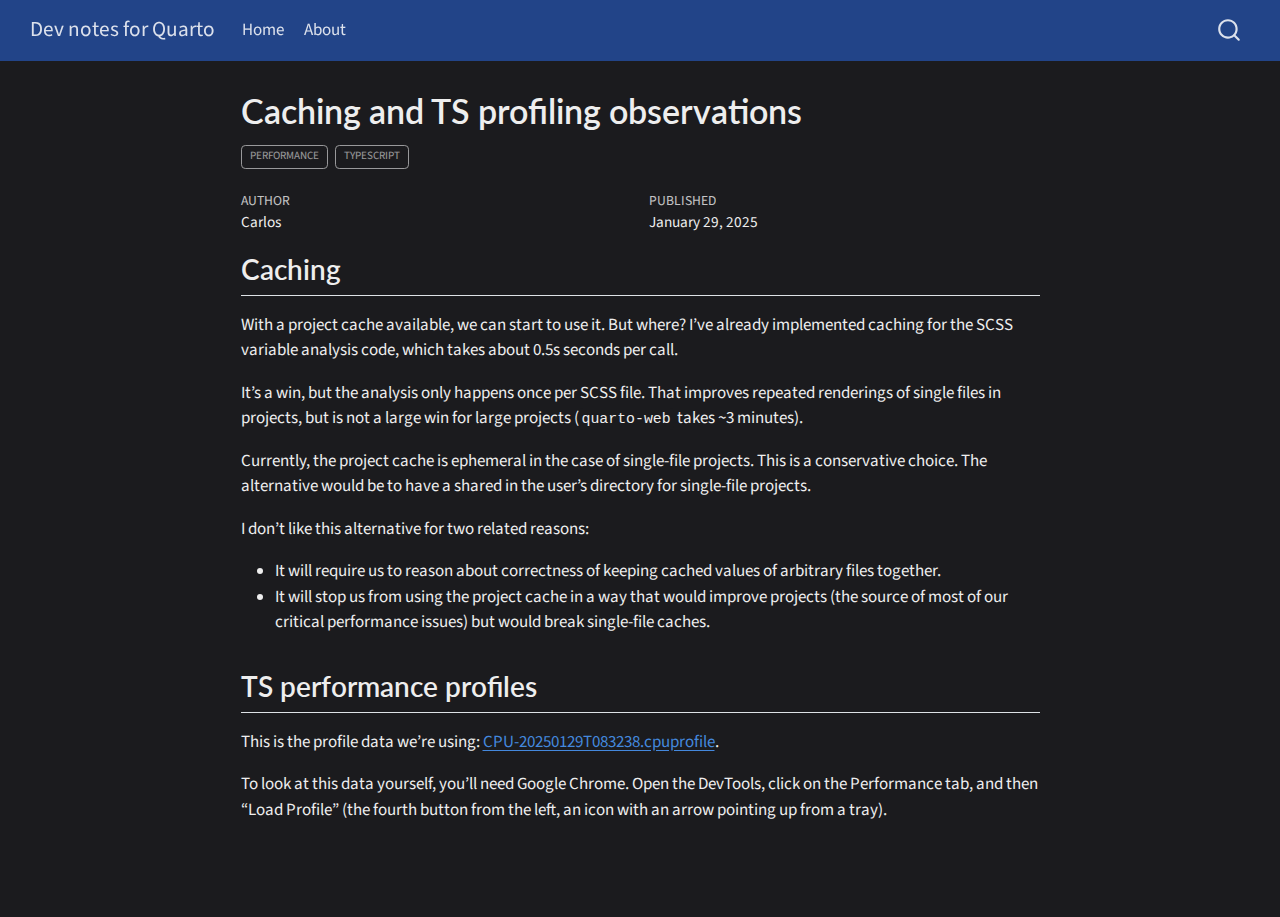
<file: posts/2025-01-29/index.html>
<!DOCTYPE html>
<html xmlns="http://www.w3.org/1999/xhtml" lang="en" xml:lang="en"><head>

<meta charset="utf-8">
<meta name="generator" content="quarto-1.6.42">

<meta name="viewport" content="width=device-width, initial-scale=1.0, user-scalable=yes">

<meta name="author" content="Carlos">
<meta name="dcterms.date" content="2025-01-29">

<title>Caching and TS profiling observations – Dev notes for Quarto</title>
<style>
code{white-space: pre-wrap;}
span.smallcaps{font-variant: small-caps;}
div.columns{display: flex; gap: min(4vw, 1.5em);}
div.column{flex: auto; overflow-x: auto;}
div.hanging-indent{margin-left: 1.5em; text-indent: -1.5em;}
ul.task-list{list-style: none;}
ul.task-list li input[type="checkbox"] {
  width: 0.8em;
  margin: 0 0.8em 0.2em -1em; /* quarto-specific, see https://github.com/quarto-dev/quarto-cli/issues/4556 */ 
  vertical-align: middle;
}
</style>


<script src="../../site_libs/quarto-nav/quarto-nav.js"></script>
<script src="../../site_libs/quarto-nav/headroom.min.js"></script>
<script src="../../site_libs/clipboard/clipboard.min.js"></script>
<script src="../../site_libs/quarto-search/autocomplete.umd.js"></script>
<script src="../../site_libs/quarto-search/fuse.min.js"></script>
<script src="../../site_libs/quarto-search/quarto-search.js"></script>
<meta name="quarto:offset" content="../../">
<script src="../../site_libs/quarto-html/quarto.js"></script>
<script src="../../site_libs/quarto-html/popper.min.js"></script>
<script src="../../site_libs/quarto-html/tippy.umd.min.js"></script>
<script src="../../site_libs/quarto-html/anchor.min.js"></script>
<link href="../../site_libs/quarto-html/tippy.css" rel="stylesheet">
<link href="../../site_libs/quarto-html/quarto-syntax-highlighting-dark-b53751a350365c71b6c909e95f209ed1.css" rel="stylesheet" id="quarto-text-highlighting-styles">
<script src="../../site_libs/bootstrap/bootstrap.min.js"></script>
<link href="../../site_libs/bootstrap/bootstrap-icons.css" rel="stylesheet">
<link href="../../site_libs/bootstrap/bootstrap-dcaaa1103ebaa9844266f4cfc3a62212.min.css" rel="stylesheet" append-hash="true" id="quarto-bootstrap" data-mode="dark">
<script id="quarto-search-options" type="application/json">{
  "location": "navbar",
  "copy-button": false,
  "collapse-after": 3,
  "panel-placement": "end",
  "type": "overlay",
  "limit": 50,
  "keyboard-shortcut": [
    "f",
    "/",
    "s"
  ],
  "show-item-context": false,
  "language": {
    "search-no-results-text": "No results",
    "search-matching-documents-text": "matching documents",
    "search-copy-link-title": "Copy link to search",
    "search-hide-matches-text": "Hide additional matches",
    "search-more-match-text": "more match in this document",
    "search-more-matches-text": "more matches in this document",
    "search-clear-button-title": "Clear",
    "search-text-placeholder": "",
    "search-detached-cancel-button-title": "Cancel",
    "search-submit-button-title": "Submit",
    "search-label": "Search"
  }
}</script>


<link rel="stylesheet" href="../../styles.css">
</head>

<body class="nav-fixed fullcontent">

<div id="quarto-search-results"></div>
  <header id="quarto-header" class="headroom fixed-top">
    <nav class="navbar navbar-expand-lg " data-bs-theme="dark">
      <div class="navbar-container container-fluid">
      <div class="navbar-brand-container mx-auto">
    <a class="navbar-brand" href="../../index.html">
    <span class="navbar-title">Dev notes for Quarto</span>
    </a>
  </div>
            <div id="quarto-search" class="" title="Search"></div>
          <button class="navbar-toggler" type="button" data-bs-toggle="collapse" data-bs-target="#navbarCollapse" aria-controls="navbarCollapse" role="menu" aria-expanded="false" aria-label="Toggle navigation" onclick="if (window.quartoToggleHeadroom) { window.quartoToggleHeadroom(); }">
  <span class="navbar-toggler-icon"></span>
</button>
          <div class="collapse navbar-collapse" id="navbarCollapse">
            <ul class="navbar-nav navbar-nav-scroll me-auto">
  <li class="nav-item">
    <a class="nav-link" href="../../index.html"> 
<span class="menu-text">Home</span></a>
  </li>  
  <li class="nav-item">
    <a class="nav-link" href="../../about.html"> 
<span class="menu-text">About</span></a>
  </li>  
</ul>
          </div> <!-- /navcollapse -->
            <div class="quarto-navbar-tools">
</div>
      </div> <!-- /container-fluid -->
    </nav>
</header>
<!-- content -->
<div id="quarto-content" class="quarto-container page-columns page-rows-contents page-layout-article page-navbar">
<!-- sidebar -->
<!-- margin-sidebar -->
    
<!-- main -->
<main class="content" id="quarto-document-content">

<header id="title-block-header" class="quarto-title-block default">
<div class="quarto-title">
<h1 class="title">Caching and TS profiling observations</h1>
  <div class="quarto-categories">
    <div class="quarto-category">performance</div>
    <div class="quarto-category">TypeScript</div>
  </div>
  </div>



<div class="quarto-title-meta">

    <div>
    <div class="quarto-title-meta-heading">Author</div>
    <div class="quarto-title-meta-contents">
             <p>Carlos </p>
          </div>
  </div>
    
    <div>
    <div class="quarto-title-meta-heading">Published</div>
    <div class="quarto-title-meta-contents">
      <p class="date">January 29, 2025</p>
    </div>
  </div>
  
    
  </div>
  


</header>


<section id="caching" class="level2">
<h2 class="anchored" data-anchor-id="caching">Caching</h2>
<p>With a project cache available, we can start to use it. But where? I’ve already implemented caching for the SCSS variable analysis code, which takes about 0.5s seconds per call.</p>
<p>It’s a win, but the analysis only happens once per SCSS file. That improves repeated renderings of single files in projects, but is not a large win for large projects (<code>quarto-web</code> takes ~3 minutes).</p>
<p>Currently, the project cache is ephemeral in the case of single-file projects. This is a conservative choice. The alternative would be to have a shared in the user’s directory for single-file projects.</p>
<p>I don’t like this alternative for two related reasons:</p>
<ul>
<li>It will require us to reason about correctness of keeping cached values of arbitrary files together.</li>
<li>It will stop us from using the project cache in a way that would improve projects (the source of most of our critical performance issues) but would break single-file caches.</li>
</ul>
</section>
<section id="ts-performance-profiles" class="level2">
<h2 class="anchored" data-anchor-id="ts-performance-profiles">TS performance profiles</h2>
<p>This is the profile data we’re using: <a href="./CPU-20250129T083238.cpuprofile">CPU-20250129T083238.cpuprofile</a>.</p>
<p>To look at this data yourself, you’ll need Google Chrome. Open the DevTools, click on the Performance tab, and then “Load Profile” (the fourth button from the left, an icon with an arrow pointing up from a tray).</p>


</section>

</main> <!-- /main -->
<script id="quarto-html-after-body" type="application/javascript">
window.document.addEventListener("DOMContentLoaded", function (event) {
  const toggleBodyColorMode = (bsSheetEl) => {
    const mode = bsSheetEl.getAttribute("data-mode");
    const bodyEl = window.document.querySelector("body");
    if (mode === "dark") {
      bodyEl.classList.add("quarto-dark");
      bodyEl.classList.remove("quarto-light");
    } else {
      bodyEl.classList.add("quarto-light");
      bodyEl.classList.remove("quarto-dark");
    }
  }
  const toggleBodyColorPrimary = () => {
    const bsSheetEl = window.document.querySelector("link#quarto-bootstrap");
    if (bsSheetEl) {
      toggleBodyColorMode(bsSheetEl);
    }
  }
  toggleBodyColorPrimary();  
  const icon = "";
  const anchorJS = new window.AnchorJS();
  anchorJS.options = {
    placement: 'right',
    icon: icon
  };
  anchorJS.add('.anchored');
  const isCodeAnnotation = (el) => {
    for (const clz of el.classList) {
      if (clz.startsWith('code-annotation-')) {                     
        return true;
      }
    }
    return false;
  }
  const onCopySuccess = function(e) {
    // button target
    const button = e.trigger;
    // don't keep focus
    button.blur();
    // flash "checked"
    button.classList.add('code-copy-button-checked');
    var currentTitle = button.getAttribute("title");
    button.setAttribute("title", "Copied!");
    let tooltip;
    if (window.bootstrap) {
      button.setAttribute("data-bs-toggle", "tooltip");
      button.setAttribute("data-bs-placement", "left");
      button.setAttribute("data-bs-title", "Copied!");
      tooltip = new bootstrap.Tooltip(button, 
        { trigger: "manual", 
          customClass: "code-copy-button-tooltip",
          offset: [0, -8]});
      tooltip.show();    
    }
    setTimeout(function() {
      if (tooltip) {
        tooltip.hide();
        button.removeAttribute("data-bs-title");
        button.removeAttribute("data-bs-toggle");
        button.removeAttribute("data-bs-placement");
      }
      button.setAttribute("title", currentTitle);
      button.classList.remove('code-copy-button-checked');
    }, 1000);
    // clear code selection
    e.clearSelection();
  }
  const getTextToCopy = function(trigger) {
      const codeEl = trigger.previousElementSibling.cloneNode(true);
      for (const childEl of codeEl.children) {
        if (isCodeAnnotation(childEl)) {
          childEl.remove();
        }
      }
      return codeEl.innerText;
  }
  const clipboard = new window.ClipboardJS('.code-copy-button:not([data-in-quarto-modal])', {
    text: getTextToCopy
  });
  clipboard.on('success', onCopySuccess);
  if (window.document.getElementById('quarto-embedded-source-code-modal')) {
    const clipboardModal = new window.ClipboardJS('.code-copy-button[data-in-quarto-modal]', {
      text: getTextToCopy,
      container: window.document.getElementById('quarto-embedded-source-code-modal')
    });
    clipboardModal.on('success', onCopySuccess);
  }
    var localhostRegex = new RegExp(/^(?:http|https):\/\/localhost\:?[0-9]*\//);
    var mailtoRegex = new RegExp(/^mailto:/);
      var filterRegex = new RegExp("https:\/\/quarto-dev\.github\.io\/dev-notes\/");
    var isInternal = (href) => {
        return filterRegex.test(href) || localhostRegex.test(href) || mailtoRegex.test(href);
    }
    // Inspect non-navigation links and adorn them if external
 	var links = window.document.querySelectorAll('a[href]:not(.nav-link):not(.navbar-brand):not(.toc-action):not(.sidebar-link):not(.sidebar-item-toggle):not(.pagination-link):not(.no-external):not([aria-hidden]):not(.dropdown-item):not(.quarto-navigation-tool):not(.about-link)');
    for (var i=0; i<links.length; i++) {
      const link = links[i];
      if (!isInternal(link.href)) {
        // undo the damage that might have been done by quarto-nav.js in the case of
        // links that we want to consider external
        if (link.dataset.originalHref !== undefined) {
          link.href = link.dataset.originalHref;
        }
      }
    }
  function tippyHover(el, contentFn, onTriggerFn, onUntriggerFn) {
    const config = {
      allowHTML: true,
      maxWidth: 500,
      delay: 100,
      arrow: false,
      appendTo: function(el) {
          return el.parentElement;
      },
      interactive: true,
      interactiveBorder: 10,
      theme: 'quarto',
      placement: 'bottom-start',
    };
    if (contentFn) {
      config.content = contentFn;
    }
    if (onTriggerFn) {
      config.onTrigger = onTriggerFn;
    }
    if (onUntriggerFn) {
      config.onUntrigger = onUntriggerFn;
    }
    window.tippy(el, config); 
  }
  const noterefs = window.document.querySelectorAll('a[role="doc-noteref"]');
  for (var i=0; i<noterefs.length; i++) {
    const ref = noterefs[i];
    tippyHover(ref, function() {
      // use id or data attribute instead here
      let href = ref.getAttribute('data-footnote-href') || ref.getAttribute('href');
      try { href = new URL(href).hash; } catch {}
      const id = href.replace(/^#\/?/, "");
      const note = window.document.getElementById(id);
      if (note) {
        return note.innerHTML;
      } else {
        return "";
      }
    });
  }
  const xrefs = window.document.querySelectorAll('a.quarto-xref');
  const processXRef = (id, note) => {
    // Strip column container classes
    const stripColumnClz = (el) => {
      el.classList.remove("page-full", "page-columns");
      if (el.children) {
        for (const child of el.children) {
          stripColumnClz(child);
        }
      }
    }
    stripColumnClz(note)
    if (id === null || id.startsWith('sec-')) {
      // Special case sections, only their first couple elements
      const container = document.createElement("div");
      if (note.children && note.children.length > 2) {
        container.appendChild(note.children[0].cloneNode(true));
        for (let i = 1; i < note.children.length; i++) {
          const child = note.children[i];
          if (child.tagName === "P" && child.innerText === "") {
            continue;
          } else {
            container.appendChild(child.cloneNode(true));
            break;
          }
        }
        if (window.Quarto?.typesetMath) {
          window.Quarto.typesetMath(container);
        }
        return container.innerHTML
      } else {
        if (window.Quarto?.typesetMath) {
          window.Quarto.typesetMath(note);
        }
        return note.innerHTML;
      }
    } else {
      // Remove any anchor links if they are present
      const anchorLink = note.querySelector('a.anchorjs-link');
      if (anchorLink) {
        anchorLink.remove();
      }
      if (window.Quarto?.typesetMath) {
        window.Quarto.typesetMath(note);
      }
      if (note.classList.contains("callout")) {
        return note.outerHTML;
      } else {
        return note.innerHTML;
      }
    }
  }
  for (var i=0; i<xrefs.length; i++) {
    const xref = xrefs[i];
    tippyHover(xref, undefined, function(instance) {
      instance.disable();
      let url = xref.getAttribute('href');
      let hash = undefined; 
      if (url.startsWith('#')) {
        hash = url;
      } else {
        try { hash = new URL(url).hash; } catch {}
      }
      if (hash) {
        const id = hash.replace(/^#\/?/, "");
        const note = window.document.getElementById(id);
        if (note !== null) {
          try {
            const html = processXRef(id, note.cloneNode(true));
            instance.setContent(html);
          } finally {
            instance.enable();
            instance.show();
          }
        } else {
          // See if we can fetch this
          fetch(url.split('#')[0])
          .then(res => res.text())
          .then(html => {
            const parser = new DOMParser();
            const htmlDoc = parser.parseFromString(html, "text/html");
            const note = htmlDoc.getElementById(id);
            if (note !== null) {
              const html = processXRef(id, note);
              instance.setContent(html);
            } 
          }).finally(() => {
            instance.enable();
            instance.show();
          });
        }
      } else {
        // See if we can fetch a full url (with no hash to target)
        // This is a special case and we should probably do some content thinning / targeting
        fetch(url)
        .then(res => res.text())
        .then(html => {
          const parser = new DOMParser();
          const htmlDoc = parser.parseFromString(html, "text/html");
          const note = htmlDoc.querySelector('main.content');
          if (note !== null) {
            // This should only happen for chapter cross references
            // (since there is no id in the URL)
            // remove the first header
            if (note.children.length > 0 && note.children[0].tagName === "HEADER") {
              note.children[0].remove();
            }
            const html = processXRef(null, note);
            instance.setContent(html);
          } 
        }).finally(() => {
          instance.enable();
          instance.show();
        });
      }
    }, function(instance) {
    });
  }
      let selectedAnnoteEl;
      const selectorForAnnotation = ( cell, annotation) => {
        let cellAttr = 'data-code-cell="' + cell + '"';
        let lineAttr = 'data-code-annotation="' +  annotation + '"';
        const selector = 'span[' + cellAttr + '][' + lineAttr + ']';
        return selector;
      }
      const selectCodeLines = (annoteEl) => {
        const doc = window.document;
        const targetCell = annoteEl.getAttribute("data-target-cell");
        const targetAnnotation = annoteEl.getAttribute("data-target-annotation");
        const annoteSpan = window.document.querySelector(selectorForAnnotation(targetCell, targetAnnotation));
        const lines = annoteSpan.getAttribute("data-code-lines").split(",");
        const lineIds = lines.map((line) => {
          return targetCell + "-" + line;
        })
        let top = null;
        let height = null;
        let parent = null;
        if (lineIds.length > 0) {
            //compute the position of the single el (top and bottom and make a div)
            const el = window.document.getElementById(lineIds[0]);
            top = el.offsetTop;
            height = el.offsetHeight;
            parent = el.parentElement.parentElement;
          if (lineIds.length > 1) {
            const lastEl = window.document.getElementById(lineIds[lineIds.length - 1]);
            const bottom = lastEl.offsetTop + lastEl.offsetHeight;
            height = bottom - top;
          }
          if (top !== null && height !== null && parent !== null) {
            // cook up a div (if necessary) and position it 
            let div = window.document.getElementById("code-annotation-line-highlight");
            if (div === null) {
              div = window.document.createElement("div");
              div.setAttribute("id", "code-annotation-line-highlight");
              div.style.position = 'absolute';
              parent.appendChild(div);
            }
            div.style.top = top - 2 + "px";
            div.style.height = height + 4 + "px";
            div.style.left = 0;
            let gutterDiv = window.document.getElementById("code-annotation-line-highlight-gutter");
            if (gutterDiv === null) {
              gutterDiv = window.document.createElement("div");
              gutterDiv.setAttribute("id", "code-annotation-line-highlight-gutter");
              gutterDiv.style.position = 'absolute';
              const codeCell = window.document.getElementById(targetCell);
              const gutter = codeCell.querySelector('.code-annotation-gutter');
              gutter.appendChild(gutterDiv);
            }
            gutterDiv.style.top = top - 2 + "px";
            gutterDiv.style.height = height + 4 + "px";
          }
          selectedAnnoteEl = annoteEl;
        }
      };
      const unselectCodeLines = () => {
        const elementsIds = ["code-annotation-line-highlight", "code-annotation-line-highlight-gutter"];
        elementsIds.forEach((elId) => {
          const div = window.document.getElementById(elId);
          if (div) {
            div.remove();
          }
        });
        selectedAnnoteEl = undefined;
      };
        // Handle positioning of the toggle
    window.addEventListener(
      "resize",
      throttle(() => {
        elRect = undefined;
        if (selectedAnnoteEl) {
          selectCodeLines(selectedAnnoteEl);
        }
      }, 10)
    );
    function throttle(fn, ms) {
    let throttle = false;
    let timer;
      return (...args) => {
        if(!throttle) { // first call gets through
            fn.apply(this, args);
            throttle = true;
        } else { // all the others get throttled
            if(timer) clearTimeout(timer); // cancel #2
            timer = setTimeout(() => {
              fn.apply(this, args);
              timer = throttle = false;
            }, ms);
        }
      };
    }
      // Attach click handler to the DT
      const annoteDls = window.document.querySelectorAll('dt[data-target-cell]');
      for (const annoteDlNode of annoteDls) {
        annoteDlNode.addEventListener('click', (event) => {
          const clickedEl = event.target;
          if (clickedEl !== selectedAnnoteEl) {
            unselectCodeLines();
            const activeEl = window.document.querySelector('dt[data-target-cell].code-annotation-active');
            if (activeEl) {
              activeEl.classList.remove('code-annotation-active');
            }
            selectCodeLines(clickedEl);
            clickedEl.classList.add('code-annotation-active');
          } else {
            // Unselect the line
            unselectCodeLines();
            clickedEl.classList.remove('code-annotation-active');
          }
        });
      }
  const findCites = (el) => {
    const parentEl = el.parentElement;
    if (parentEl) {
      const cites = parentEl.dataset.cites;
      if (cites) {
        return {
          el,
          cites: cites.split(' ')
        };
      } else {
        return findCites(el.parentElement)
      }
    } else {
      return undefined;
    }
  };
  var bibliorefs = window.document.querySelectorAll('a[role="doc-biblioref"]');
  for (var i=0; i<bibliorefs.length; i++) {
    const ref = bibliorefs[i];
    const citeInfo = findCites(ref);
    if (citeInfo) {
      tippyHover(citeInfo.el, function() {
        var popup = window.document.createElement('div');
        citeInfo.cites.forEach(function(cite) {
          var citeDiv = window.document.createElement('div');
          citeDiv.classList.add('hanging-indent');
          citeDiv.classList.add('csl-entry');
          var biblioDiv = window.document.getElementById('ref-' + cite);
          if (biblioDiv) {
            citeDiv.innerHTML = biblioDiv.innerHTML;
          }
          popup.appendChild(citeDiv);
        });
        return popup.innerHTML;
      });
    }
  }
});
</script>
</div> <!-- /content -->




</body></html>
</file>
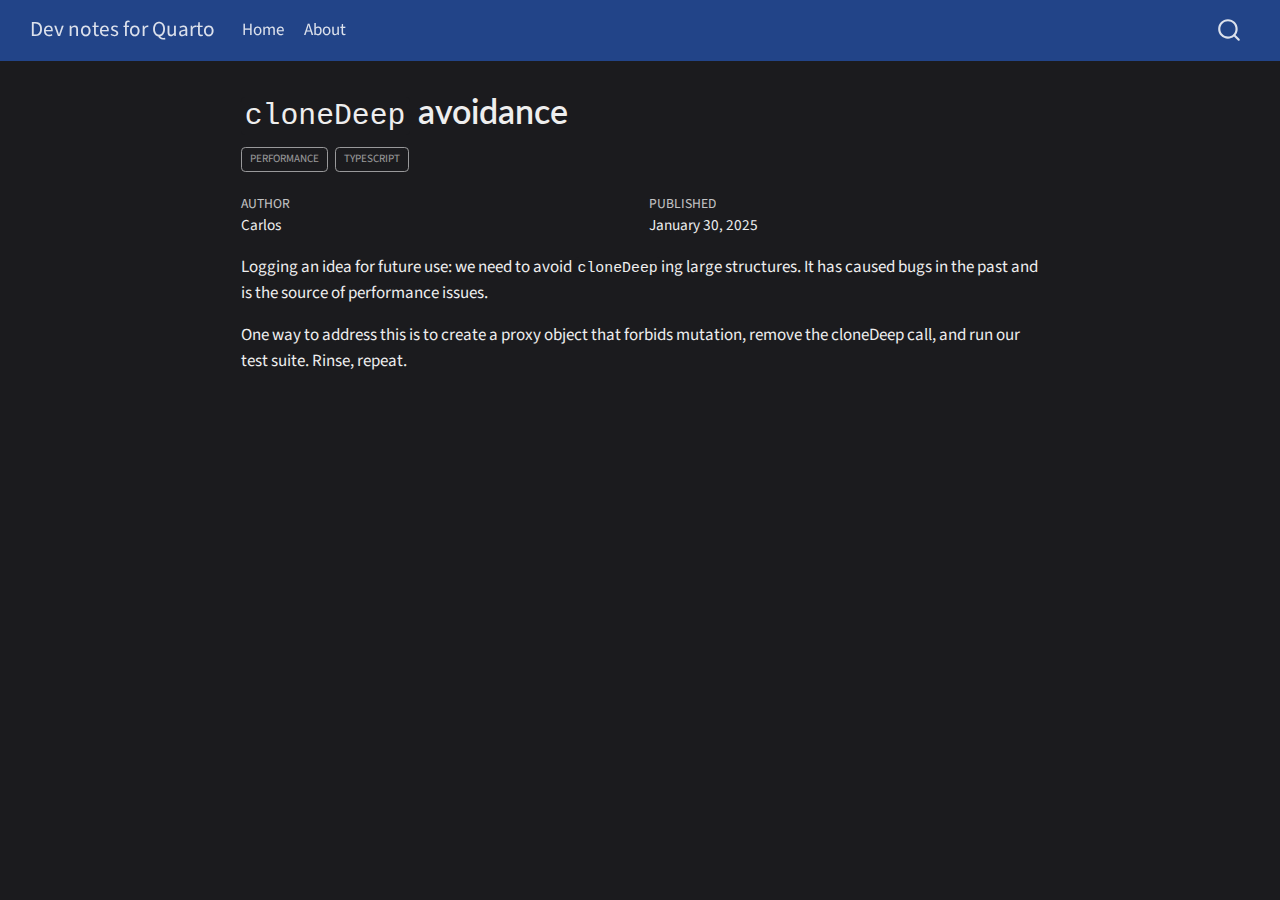
<file: posts/2025-01-30/index.html>
<!DOCTYPE html>
<html xmlns="http://www.w3.org/1999/xhtml" lang="en" xml:lang="en"><head>

<meta charset="utf-8">
<meta name="generator" content="quarto-1.6.42">

<meta name="viewport" content="width=device-width, initial-scale=1.0, user-scalable=yes">

<meta name="author" content="Carlos">
<meta name="dcterms.date" content="2025-01-30">

<title>cloneDeep avoidance – Dev notes for Quarto</title>
<style>
code{white-space: pre-wrap;}
span.smallcaps{font-variant: small-caps;}
div.columns{display: flex; gap: min(4vw, 1.5em);}
div.column{flex: auto; overflow-x: auto;}
div.hanging-indent{margin-left: 1.5em; text-indent: -1.5em;}
ul.task-list{list-style: none;}
ul.task-list li input[type="checkbox"] {
  width: 0.8em;
  margin: 0 0.8em 0.2em -1em; /* quarto-specific, see https://github.com/quarto-dev/quarto-cli/issues/4556 */ 
  vertical-align: middle;
}
</style>


<script src="../../site_libs/quarto-nav/quarto-nav.js"></script>
<script src="../../site_libs/quarto-nav/headroom.min.js"></script>
<script src="../../site_libs/clipboard/clipboard.min.js"></script>
<script src="../../site_libs/quarto-search/autocomplete.umd.js"></script>
<script src="../../site_libs/quarto-search/fuse.min.js"></script>
<script src="../../site_libs/quarto-search/quarto-search.js"></script>
<meta name="quarto:offset" content="../../">
<script src="../../site_libs/quarto-html/quarto.js"></script>
<script src="../../site_libs/quarto-html/popper.min.js"></script>
<script src="../../site_libs/quarto-html/tippy.umd.min.js"></script>
<script src="../../site_libs/quarto-html/anchor.min.js"></script>
<link href="../../site_libs/quarto-html/tippy.css" rel="stylesheet">
<link href="../../site_libs/quarto-html/quarto-syntax-highlighting-dark-b53751a350365c71b6c909e95f209ed1.css" rel="stylesheet" id="quarto-text-highlighting-styles">
<script src="../../site_libs/bootstrap/bootstrap.min.js"></script>
<link href="../../site_libs/bootstrap/bootstrap-icons.css" rel="stylesheet">
<link href="../../site_libs/bootstrap/bootstrap-dcaaa1103ebaa9844266f4cfc3a62212.min.css" rel="stylesheet" append-hash="true" id="quarto-bootstrap" data-mode="dark">
<script id="quarto-search-options" type="application/json">{
  "location": "navbar",
  "copy-button": false,
  "collapse-after": 3,
  "panel-placement": "end",
  "type": "overlay",
  "limit": 50,
  "keyboard-shortcut": [
    "f",
    "/",
    "s"
  ],
  "show-item-context": false,
  "language": {
    "search-no-results-text": "No results",
    "search-matching-documents-text": "matching documents",
    "search-copy-link-title": "Copy link to search",
    "search-hide-matches-text": "Hide additional matches",
    "search-more-match-text": "more match in this document",
    "search-more-matches-text": "more matches in this document",
    "search-clear-button-title": "Clear",
    "search-text-placeholder": "",
    "search-detached-cancel-button-title": "Cancel",
    "search-submit-button-title": "Submit",
    "search-label": "Search"
  }
}</script>


<link rel="stylesheet" href="../../styles.css">
</head>

<body class="nav-fixed fullcontent">

<div id="quarto-search-results"></div>
  <header id="quarto-header" class="headroom fixed-top">
    <nav class="navbar navbar-expand-lg " data-bs-theme="dark">
      <div class="navbar-container container-fluid">
      <div class="navbar-brand-container mx-auto">
    <a class="navbar-brand" href="../../index.html">
    <span class="navbar-title">Dev notes for Quarto</span>
    </a>
  </div>
            <div id="quarto-search" class="" title="Search"></div>
          <button class="navbar-toggler" type="button" data-bs-toggle="collapse" data-bs-target="#navbarCollapse" aria-controls="navbarCollapse" role="menu" aria-expanded="false" aria-label="Toggle navigation" onclick="if (window.quartoToggleHeadroom) { window.quartoToggleHeadroom(); }">
  <span class="navbar-toggler-icon"></span>
</button>
          <div class="collapse navbar-collapse" id="navbarCollapse">
            <ul class="navbar-nav navbar-nav-scroll me-auto">
  <li class="nav-item">
    <a class="nav-link" href="../../index.html"> 
<span class="menu-text">Home</span></a>
  </li>  
  <li class="nav-item">
    <a class="nav-link" href="../../about.html"> 
<span class="menu-text">About</span></a>
  </li>  
</ul>
          </div> <!-- /navcollapse -->
            <div class="quarto-navbar-tools">
</div>
      </div> <!-- /container-fluid -->
    </nav>
</header>
<!-- content -->
<div id="quarto-content" class="quarto-container page-columns page-rows-contents page-layout-article page-navbar">
<!-- sidebar -->
<!-- margin-sidebar -->
    
<!-- main -->
<main class="content" id="quarto-document-content">

<header id="title-block-header" class="quarto-title-block default">
<div class="quarto-title">
<h1 class="title"><code>cloneDeep</code> avoidance</h1>
  <div class="quarto-categories">
    <div class="quarto-category">performance</div>
    <div class="quarto-category">TypeScript</div>
  </div>
  </div>



<div class="quarto-title-meta">

    <div>
    <div class="quarto-title-meta-heading">Author</div>
    <div class="quarto-title-meta-contents">
             <p>Carlos </p>
          </div>
  </div>
    
    <div>
    <div class="quarto-title-meta-heading">Published</div>
    <div class="quarto-title-meta-contents">
      <p class="date">January 30, 2025</p>
    </div>
  </div>
  
    
  </div>
  


</header>


<p>Logging an idea for future use: we need to avoid <code>cloneDeep</code>ing large structures. It has caused bugs in the past and is the source of performance issues.</p>
<p>One way to address this is to create a proxy object that forbids mutation, remove the cloneDeep call, and run our test suite. Rinse, repeat.</p>



</main> <!-- /main -->
<script id="quarto-html-after-body" type="application/javascript">
window.document.addEventListener("DOMContentLoaded", function (event) {
  const toggleBodyColorMode = (bsSheetEl) => {
    const mode = bsSheetEl.getAttribute("data-mode");
    const bodyEl = window.document.querySelector("body");
    if (mode === "dark") {
      bodyEl.classList.add("quarto-dark");
      bodyEl.classList.remove("quarto-light");
    } else {
      bodyEl.classList.add("quarto-light");
      bodyEl.classList.remove("quarto-dark");
    }
  }
  const toggleBodyColorPrimary = () => {
    const bsSheetEl = window.document.querySelector("link#quarto-bootstrap");
    if (bsSheetEl) {
      toggleBodyColorMode(bsSheetEl);
    }
  }
  toggleBodyColorPrimary();  
  const icon = "";
  const anchorJS = new window.AnchorJS();
  anchorJS.options = {
    placement: 'right',
    icon: icon
  };
  anchorJS.add('.anchored');
  const isCodeAnnotation = (el) => {
    for (const clz of el.classList) {
      if (clz.startsWith('code-annotation-')) {                     
        return true;
      }
    }
    return false;
  }
  const onCopySuccess = function(e) {
    // button target
    const button = e.trigger;
    // don't keep focus
    button.blur();
    // flash "checked"
    button.classList.add('code-copy-button-checked');
    var currentTitle = button.getAttribute("title");
    button.setAttribute("title", "Copied!");
    let tooltip;
    if (window.bootstrap) {
      button.setAttribute("data-bs-toggle", "tooltip");
      button.setAttribute("data-bs-placement", "left");
      button.setAttribute("data-bs-title", "Copied!");
      tooltip = new bootstrap.Tooltip(button, 
        { trigger: "manual", 
          customClass: "code-copy-button-tooltip",
          offset: [0, -8]});
      tooltip.show();    
    }
    setTimeout(function() {
      if (tooltip) {
        tooltip.hide();
        button.removeAttribute("data-bs-title");
        button.removeAttribute("data-bs-toggle");
        button.removeAttribute("data-bs-placement");
      }
      button.setAttribute("title", currentTitle);
      button.classList.remove('code-copy-button-checked');
    }, 1000);
    // clear code selection
    e.clearSelection();
  }
  const getTextToCopy = function(trigger) {
      const codeEl = trigger.previousElementSibling.cloneNode(true);
      for (const childEl of codeEl.children) {
        if (isCodeAnnotation(childEl)) {
          childEl.remove();
        }
      }
      return codeEl.innerText;
  }
  const clipboard = new window.ClipboardJS('.code-copy-button:not([data-in-quarto-modal])', {
    text: getTextToCopy
  });
  clipboard.on('success', onCopySuccess);
  if (window.document.getElementById('quarto-embedded-source-code-modal')) {
    const clipboardModal = new window.ClipboardJS('.code-copy-button[data-in-quarto-modal]', {
      text: getTextToCopy,
      container: window.document.getElementById('quarto-embedded-source-code-modal')
    });
    clipboardModal.on('success', onCopySuccess);
  }
    var localhostRegex = new RegExp(/^(?:http|https):\/\/localhost\:?[0-9]*\//);
    var mailtoRegex = new RegExp(/^mailto:/);
      var filterRegex = new RegExp("https:\/\/quarto-dev\.github\.io\/dev-notes\/");
    var isInternal = (href) => {
        return filterRegex.test(href) || localhostRegex.test(href) || mailtoRegex.test(href);
    }
    // Inspect non-navigation links and adorn them if external
 	var links = window.document.querySelectorAll('a[href]:not(.nav-link):not(.navbar-brand):not(.toc-action):not(.sidebar-link):not(.sidebar-item-toggle):not(.pagination-link):not(.no-external):not([aria-hidden]):not(.dropdown-item):not(.quarto-navigation-tool):not(.about-link)');
    for (var i=0; i<links.length; i++) {
      const link = links[i];
      if (!isInternal(link.href)) {
        // undo the damage that might have been done by quarto-nav.js in the case of
        // links that we want to consider external
        if (link.dataset.originalHref !== undefined) {
          link.href = link.dataset.originalHref;
        }
      }
    }
  function tippyHover(el, contentFn, onTriggerFn, onUntriggerFn) {
    const config = {
      allowHTML: true,
      maxWidth: 500,
      delay: 100,
      arrow: false,
      appendTo: function(el) {
          return el.parentElement;
      },
      interactive: true,
      interactiveBorder: 10,
      theme: 'quarto',
      placement: 'bottom-start',
    };
    if (contentFn) {
      config.content = contentFn;
    }
    if (onTriggerFn) {
      config.onTrigger = onTriggerFn;
    }
    if (onUntriggerFn) {
      config.onUntrigger = onUntriggerFn;
    }
    window.tippy(el, config); 
  }
  const noterefs = window.document.querySelectorAll('a[role="doc-noteref"]');
  for (var i=0; i<noterefs.length; i++) {
    const ref = noterefs[i];
    tippyHover(ref, function() {
      // use id or data attribute instead here
      let href = ref.getAttribute('data-footnote-href') || ref.getAttribute('href');
      try { href = new URL(href).hash; } catch {}
      const id = href.replace(/^#\/?/, "");
      const note = window.document.getElementById(id);
      if (note) {
        return note.innerHTML;
      } else {
        return "";
      }
    });
  }
  const xrefs = window.document.querySelectorAll('a.quarto-xref');
  const processXRef = (id, note) => {
    // Strip column container classes
    const stripColumnClz = (el) => {
      el.classList.remove("page-full", "page-columns");
      if (el.children) {
        for (const child of el.children) {
          stripColumnClz(child);
        }
      }
    }
    stripColumnClz(note)
    if (id === null || id.startsWith('sec-')) {
      // Special case sections, only their first couple elements
      const container = document.createElement("div");
      if (note.children && note.children.length > 2) {
        container.appendChild(note.children[0].cloneNode(true));
        for (let i = 1; i < note.children.length; i++) {
          const child = note.children[i];
          if (child.tagName === "P" && child.innerText === "") {
            continue;
          } else {
            container.appendChild(child.cloneNode(true));
            break;
          }
        }
        if (window.Quarto?.typesetMath) {
          window.Quarto.typesetMath(container);
        }
        return container.innerHTML
      } else {
        if (window.Quarto?.typesetMath) {
          window.Quarto.typesetMath(note);
        }
        return note.innerHTML;
      }
    } else {
      // Remove any anchor links if they are present
      const anchorLink = note.querySelector('a.anchorjs-link');
      if (anchorLink) {
        anchorLink.remove();
      }
      if (window.Quarto?.typesetMath) {
        window.Quarto.typesetMath(note);
      }
      if (note.classList.contains("callout")) {
        return note.outerHTML;
      } else {
        return note.innerHTML;
      }
    }
  }
  for (var i=0; i<xrefs.length; i++) {
    const xref = xrefs[i];
    tippyHover(xref, undefined, function(instance) {
      instance.disable();
      let url = xref.getAttribute('href');
      let hash = undefined; 
      if (url.startsWith('#')) {
        hash = url;
      } else {
        try { hash = new URL(url).hash; } catch {}
      }
      if (hash) {
        const id = hash.replace(/^#\/?/, "");
        const note = window.document.getElementById(id);
        if (note !== null) {
          try {
            const html = processXRef(id, note.cloneNode(true));
            instance.setContent(html);
          } finally {
            instance.enable();
            instance.show();
          }
        } else {
          // See if we can fetch this
          fetch(url.split('#')[0])
          .then(res => res.text())
          .then(html => {
            const parser = new DOMParser();
            const htmlDoc = parser.parseFromString(html, "text/html");
            const note = htmlDoc.getElementById(id);
            if (note !== null) {
              const html = processXRef(id, note);
              instance.setContent(html);
            } 
          }).finally(() => {
            instance.enable();
            instance.show();
          });
        }
      } else {
        // See if we can fetch a full url (with no hash to target)
        // This is a special case and we should probably do some content thinning / targeting
        fetch(url)
        .then(res => res.text())
        .then(html => {
          const parser = new DOMParser();
          const htmlDoc = parser.parseFromString(html, "text/html");
          const note = htmlDoc.querySelector('main.content');
          if (note !== null) {
            // This should only happen for chapter cross references
            // (since there is no id in the URL)
            // remove the first header
            if (note.children.length > 0 && note.children[0].tagName === "HEADER") {
              note.children[0].remove();
            }
            const html = processXRef(null, note);
            instance.setContent(html);
          } 
        }).finally(() => {
          instance.enable();
          instance.show();
        });
      }
    }, function(instance) {
    });
  }
      let selectedAnnoteEl;
      const selectorForAnnotation = ( cell, annotation) => {
        let cellAttr = 'data-code-cell="' + cell + '"';
        let lineAttr = 'data-code-annotation="' +  annotation + '"';
        const selector = 'span[' + cellAttr + '][' + lineAttr + ']';
        return selector;
      }
      const selectCodeLines = (annoteEl) => {
        const doc = window.document;
        const targetCell = annoteEl.getAttribute("data-target-cell");
        const targetAnnotation = annoteEl.getAttribute("data-target-annotation");
        const annoteSpan = window.document.querySelector(selectorForAnnotation(targetCell, targetAnnotation));
        const lines = annoteSpan.getAttribute("data-code-lines").split(",");
        const lineIds = lines.map((line) => {
          return targetCell + "-" + line;
        })
        let top = null;
        let height = null;
        let parent = null;
        if (lineIds.length > 0) {
            //compute the position of the single el (top and bottom and make a div)
            const el = window.document.getElementById(lineIds[0]);
            top = el.offsetTop;
            height = el.offsetHeight;
            parent = el.parentElement.parentElement;
          if (lineIds.length > 1) {
            const lastEl = window.document.getElementById(lineIds[lineIds.length - 1]);
            const bottom = lastEl.offsetTop + lastEl.offsetHeight;
            height = bottom - top;
          }
          if (top !== null && height !== null && parent !== null) {
            // cook up a div (if necessary) and position it 
            let div = window.document.getElementById("code-annotation-line-highlight");
            if (div === null) {
              div = window.document.createElement("div");
              div.setAttribute("id", "code-annotation-line-highlight");
              div.style.position = 'absolute';
              parent.appendChild(div);
            }
            div.style.top = top - 2 + "px";
            div.style.height = height + 4 + "px";
            div.style.left = 0;
            let gutterDiv = window.document.getElementById("code-annotation-line-highlight-gutter");
            if (gutterDiv === null) {
              gutterDiv = window.document.createElement("div");
              gutterDiv.setAttribute("id", "code-annotation-line-highlight-gutter");
              gutterDiv.style.position = 'absolute';
              const codeCell = window.document.getElementById(targetCell);
              const gutter = codeCell.querySelector('.code-annotation-gutter');
              gutter.appendChild(gutterDiv);
            }
            gutterDiv.style.top = top - 2 + "px";
            gutterDiv.style.height = height + 4 + "px";
          }
          selectedAnnoteEl = annoteEl;
        }
      };
      const unselectCodeLines = () => {
        const elementsIds = ["code-annotation-line-highlight", "code-annotation-line-highlight-gutter"];
        elementsIds.forEach((elId) => {
          const div = window.document.getElementById(elId);
          if (div) {
            div.remove();
          }
        });
        selectedAnnoteEl = undefined;
      };
        // Handle positioning of the toggle
    window.addEventListener(
      "resize",
      throttle(() => {
        elRect = undefined;
        if (selectedAnnoteEl) {
          selectCodeLines(selectedAnnoteEl);
        }
      }, 10)
    );
    function throttle(fn, ms) {
    let throttle = false;
    let timer;
      return (...args) => {
        if(!throttle) { // first call gets through
            fn.apply(this, args);
            throttle = true;
        } else { // all the others get throttled
            if(timer) clearTimeout(timer); // cancel #2
            timer = setTimeout(() => {
              fn.apply(this, args);
              timer = throttle = false;
            }, ms);
        }
      };
    }
      // Attach click handler to the DT
      const annoteDls = window.document.querySelectorAll('dt[data-target-cell]');
      for (const annoteDlNode of annoteDls) {
        annoteDlNode.addEventListener('click', (event) => {
          const clickedEl = event.target;
          if (clickedEl !== selectedAnnoteEl) {
            unselectCodeLines();
            const activeEl = window.document.querySelector('dt[data-target-cell].code-annotation-active');
            if (activeEl) {
              activeEl.classList.remove('code-annotation-active');
            }
            selectCodeLines(clickedEl);
            clickedEl.classList.add('code-annotation-active');
          } else {
            // Unselect the line
            unselectCodeLines();
            clickedEl.classList.remove('code-annotation-active');
          }
        });
      }
  const findCites = (el) => {
    const parentEl = el.parentElement;
    if (parentEl) {
      const cites = parentEl.dataset.cites;
      if (cites) {
        return {
          el,
          cites: cites.split(' ')
        };
      } else {
        return findCites(el.parentElement)
      }
    } else {
      return undefined;
    }
  };
  var bibliorefs = window.document.querySelectorAll('a[role="doc-biblioref"]');
  for (var i=0; i<bibliorefs.length; i++) {
    const ref = bibliorefs[i];
    const citeInfo = findCites(ref);
    if (citeInfo) {
      tippyHover(citeInfo.el, function() {
        var popup = window.document.createElement('div');
        citeInfo.cites.forEach(function(cite) {
          var citeDiv = window.document.createElement('div');
          citeDiv.classList.add('hanging-indent');
          citeDiv.classList.add('csl-entry');
          var biblioDiv = window.document.getElementById('ref-' + cite);
          if (biblioDiv) {
            citeDiv.innerHTML = biblioDiv.innerHTML;
          }
          popup.appendChild(citeDiv);
        });
        return popup.innerHTML;
      });
    }
  }
});
</script>
</div> <!-- /content -->




</body></html>
</file>
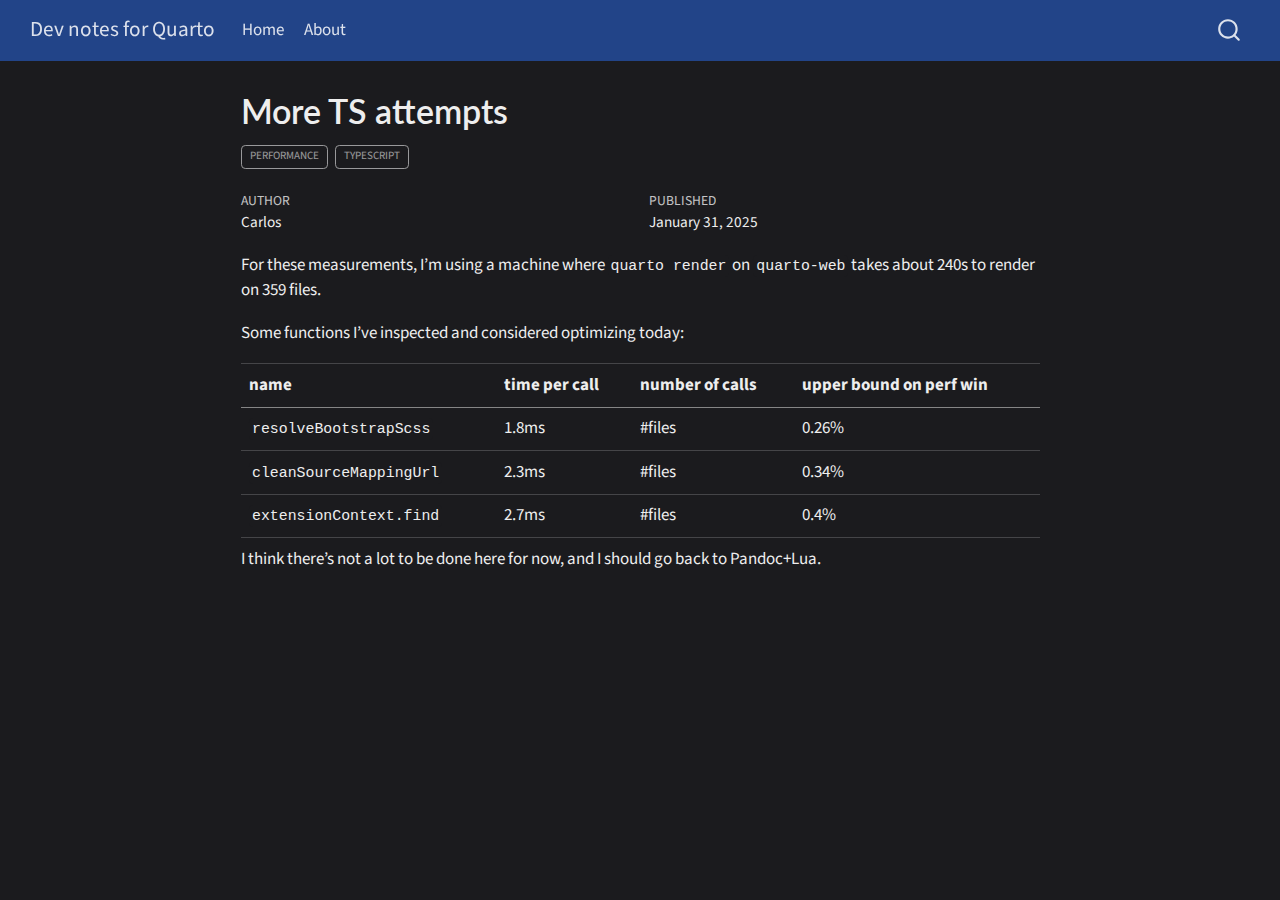
<file: posts/2025-01-31-b/index.html>
<!DOCTYPE html>
<html xmlns="http://www.w3.org/1999/xhtml" lang="en" xml:lang="en"><head>

<meta charset="utf-8">
<meta name="generator" content="quarto-1.6.42">

<meta name="viewport" content="width=device-width, initial-scale=1.0, user-scalable=yes">

<meta name="author" content="Carlos">
<meta name="dcterms.date" content="2025-01-31">

<title>More TS attempts – Dev notes for Quarto</title>
<style>
code{white-space: pre-wrap;}
span.smallcaps{font-variant: small-caps;}
div.columns{display: flex; gap: min(4vw, 1.5em);}
div.column{flex: auto; overflow-x: auto;}
div.hanging-indent{margin-left: 1.5em; text-indent: -1.5em;}
ul.task-list{list-style: none;}
ul.task-list li input[type="checkbox"] {
  width: 0.8em;
  margin: 0 0.8em 0.2em -1em; /* quarto-specific, see https://github.com/quarto-dev/quarto-cli/issues/4556 */ 
  vertical-align: middle;
}
</style>


<script src="../../site_libs/quarto-nav/quarto-nav.js"></script>
<script src="../../site_libs/quarto-nav/headroom.min.js"></script>
<script src="../../site_libs/clipboard/clipboard.min.js"></script>
<script src="../../site_libs/quarto-search/autocomplete.umd.js"></script>
<script src="../../site_libs/quarto-search/fuse.min.js"></script>
<script src="../../site_libs/quarto-search/quarto-search.js"></script>
<meta name="quarto:offset" content="../../">
<script src="../../site_libs/quarto-html/quarto.js"></script>
<script src="../../site_libs/quarto-html/popper.min.js"></script>
<script src="../../site_libs/quarto-html/tippy.umd.min.js"></script>
<script src="../../site_libs/quarto-html/anchor.min.js"></script>
<link href="../../site_libs/quarto-html/tippy.css" rel="stylesheet">
<link href="../../site_libs/quarto-html/quarto-syntax-highlighting-dark-b53751a350365c71b6c909e95f209ed1.css" rel="stylesheet" id="quarto-text-highlighting-styles">
<script src="../../site_libs/bootstrap/bootstrap.min.js"></script>
<link href="../../site_libs/bootstrap/bootstrap-icons.css" rel="stylesheet">
<link href="../../site_libs/bootstrap/bootstrap-dcaaa1103ebaa9844266f4cfc3a62212.min.css" rel="stylesheet" append-hash="true" id="quarto-bootstrap" data-mode="dark">
<script id="quarto-search-options" type="application/json">{
  "location": "navbar",
  "copy-button": false,
  "collapse-after": 3,
  "panel-placement": "end",
  "type": "overlay",
  "limit": 50,
  "keyboard-shortcut": [
    "f",
    "/",
    "s"
  ],
  "show-item-context": false,
  "language": {
    "search-no-results-text": "No results",
    "search-matching-documents-text": "matching documents",
    "search-copy-link-title": "Copy link to search",
    "search-hide-matches-text": "Hide additional matches",
    "search-more-match-text": "more match in this document",
    "search-more-matches-text": "more matches in this document",
    "search-clear-button-title": "Clear",
    "search-text-placeholder": "",
    "search-detached-cancel-button-title": "Cancel",
    "search-submit-button-title": "Submit",
    "search-label": "Search"
  }
}</script>


<link rel="stylesheet" href="../../styles.css">
</head>

<body class="nav-fixed fullcontent">

<div id="quarto-search-results"></div>
  <header id="quarto-header" class="headroom fixed-top">
    <nav class="navbar navbar-expand-lg " data-bs-theme="dark">
      <div class="navbar-container container-fluid">
      <div class="navbar-brand-container mx-auto">
    <a class="navbar-brand" href="../../index.html">
    <span class="navbar-title">Dev notes for Quarto</span>
    </a>
  </div>
            <div id="quarto-search" class="" title="Search"></div>
          <button class="navbar-toggler" type="button" data-bs-toggle="collapse" data-bs-target="#navbarCollapse" aria-controls="navbarCollapse" role="menu" aria-expanded="false" aria-label="Toggle navigation" onclick="if (window.quartoToggleHeadroom) { window.quartoToggleHeadroom(); }">
  <span class="navbar-toggler-icon"></span>
</button>
          <div class="collapse navbar-collapse" id="navbarCollapse">
            <ul class="navbar-nav navbar-nav-scroll me-auto">
  <li class="nav-item">
    <a class="nav-link" href="../../index.html"> 
<span class="menu-text">Home</span></a>
  </li>  
  <li class="nav-item">
    <a class="nav-link" href="../../about.html"> 
<span class="menu-text">About</span></a>
  </li>  
</ul>
          </div> <!-- /navcollapse -->
            <div class="quarto-navbar-tools">
</div>
      </div> <!-- /container-fluid -->
    </nav>
</header>
<!-- content -->
<div id="quarto-content" class="quarto-container page-columns page-rows-contents page-layout-article page-navbar">
<!-- sidebar -->
<!-- margin-sidebar -->
    
<!-- main -->
<main class="content" id="quarto-document-content">

<header id="title-block-header" class="quarto-title-block default">
<div class="quarto-title">
<h1 class="title">More TS attempts</h1>
  <div class="quarto-categories">
    <div class="quarto-category">performance</div>
    <div class="quarto-category">TypeScript</div>
  </div>
  </div>



<div class="quarto-title-meta">

    <div>
    <div class="quarto-title-meta-heading">Author</div>
    <div class="quarto-title-meta-contents">
             <p>Carlos </p>
          </div>
  </div>
    
    <div>
    <div class="quarto-title-meta-heading">Published</div>
    <div class="quarto-title-meta-contents">
      <p class="date">January 31, 2025</p>
    </div>
  </div>
  
    
  </div>
  


</header>


<p>For these measurements, I’m using a machine where <code>quarto render</code> on <code>quarto-web</code> takes about 240s to render on 359 files.</p>
<p>Some functions I’ve inspected and considered optimizing today:</p>
<table class="caption-top table">
<thead>
<tr class="header">
<th>name</th>
<th>time per call</th>
<th>number of calls</th>
<th>upper bound on perf win</th>
</tr>
</thead>
<tbody>
<tr class="odd">
<td><code>resolveBootstrapScss</code></td>
<td>1.8ms</td>
<td>#files</td>
<td>0.26%</td>
</tr>
<tr class="even">
<td><code>cleanSourceMappingUrl</code></td>
<td>2.3ms</td>
<td>#files</td>
<td>0.34%</td>
</tr>
<tr class="odd">
<td><code>extensionContext.find</code></td>
<td>2.7ms</td>
<td>#files</td>
<td>0.4%</td>
</tr>
</tbody>
</table>
<p>I think there’s not a lot to be done here for now, and I should go back to Pandoc+Lua.</p>



</main> <!-- /main -->
<script id="quarto-html-after-body" type="application/javascript">
window.document.addEventListener("DOMContentLoaded", function (event) {
  const toggleBodyColorMode = (bsSheetEl) => {
    const mode = bsSheetEl.getAttribute("data-mode");
    const bodyEl = window.document.querySelector("body");
    if (mode === "dark") {
      bodyEl.classList.add("quarto-dark");
      bodyEl.classList.remove("quarto-light");
    } else {
      bodyEl.classList.add("quarto-light");
      bodyEl.classList.remove("quarto-dark");
    }
  }
  const toggleBodyColorPrimary = () => {
    const bsSheetEl = window.document.querySelector("link#quarto-bootstrap");
    if (bsSheetEl) {
      toggleBodyColorMode(bsSheetEl);
    }
  }
  toggleBodyColorPrimary();  
  const icon = "";
  const anchorJS = new window.AnchorJS();
  anchorJS.options = {
    placement: 'right',
    icon: icon
  };
  anchorJS.add('.anchored');
  const isCodeAnnotation = (el) => {
    for (const clz of el.classList) {
      if (clz.startsWith('code-annotation-')) {                     
        return true;
      }
    }
    return false;
  }
  const onCopySuccess = function(e) {
    // button target
    const button = e.trigger;
    // don't keep focus
    button.blur();
    // flash "checked"
    button.classList.add('code-copy-button-checked');
    var currentTitle = button.getAttribute("title");
    button.setAttribute("title", "Copied!");
    let tooltip;
    if (window.bootstrap) {
      button.setAttribute("data-bs-toggle", "tooltip");
      button.setAttribute("data-bs-placement", "left");
      button.setAttribute("data-bs-title", "Copied!");
      tooltip = new bootstrap.Tooltip(button, 
        { trigger: "manual", 
          customClass: "code-copy-button-tooltip",
          offset: [0, -8]});
      tooltip.show();    
    }
    setTimeout(function() {
      if (tooltip) {
        tooltip.hide();
        button.removeAttribute("data-bs-title");
        button.removeAttribute("data-bs-toggle");
        button.removeAttribute("data-bs-placement");
      }
      button.setAttribute("title", currentTitle);
      button.classList.remove('code-copy-button-checked');
    }, 1000);
    // clear code selection
    e.clearSelection();
  }
  const getTextToCopy = function(trigger) {
      const codeEl = trigger.previousElementSibling.cloneNode(true);
      for (const childEl of codeEl.children) {
        if (isCodeAnnotation(childEl)) {
          childEl.remove();
        }
      }
      return codeEl.innerText;
  }
  const clipboard = new window.ClipboardJS('.code-copy-button:not([data-in-quarto-modal])', {
    text: getTextToCopy
  });
  clipboard.on('success', onCopySuccess);
  if (window.document.getElementById('quarto-embedded-source-code-modal')) {
    const clipboardModal = new window.ClipboardJS('.code-copy-button[data-in-quarto-modal]', {
      text: getTextToCopy,
      container: window.document.getElementById('quarto-embedded-source-code-modal')
    });
    clipboardModal.on('success', onCopySuccess);
  }
    var localhostRegex = new RegExp(/^(?:http|https):\/\/localhost\:?[0-9]*\//);
    var mailtoRegex = new RegExp(/^mailto:/);
      var filterRegex = new RegExp("https:\/\/quarto-dev\.github\.io\/dev-notes\/");
    var isInternal = (href) => {
        return filterRegex.test(href) || localhostRegex.test(href) || mailtoRegex.test(href);
    }
    // Inspect non-navigation links and adorn them if external
 	var links = window.document.querySelectorAll('a[href]:not(.nav-link):not(.navbar-brand):not(.toc-action):not(.sidebar-link):not(.sidebar-item-toggle):not(.pagination-link):not(.no-external):not([aria-hidden]):not(.dropdown-item):not(.quarto-navigation-tool):not(.about-link)');
    for (var i=0; i<links.length; i++) {
      const link = links[i];
      if (!isInternal(link.href)) {
        // undo the damage that might have been done by quarto-nav.js in the case of
        // links that we want to consider external
        if (link.dataset.originalHref !== undefined) {
          link.href = link.dataset.originalHref;
        }
      }
    }
  function tippyHover(el, contentFn, onTriggerFn, onUntriggerFn) {
    const config = {
      allowHTML: true,
      maxWidth: 500,
      delay: 100,
      arrow: false,
      appendTo: function(el) {
          return el.parentElement;
      },
      interactive: true,
      interactiveBorder: 10,
      theme: 'quarto',
      placement: 'bottom-start',
    };
    if (contentFn) {
      config.content = contentFn;
    }
    if (onTriggerFn) {
      config.onTrigger = onTriggerFn;
    }
    if (onUntriggerFn) {
      config.onUntrigger = onUntriggerFn;
    }
    window.tippy(el, config); 
  }
  const noterefs = window.document.querySelectorAll('a[role="doc-noteref"]');
  for (var i=0; i<noterefs.length; i++) {
    const ref = noterefs[i];
    tippyHover(ref, function() {
      // use id or data attribute instead here
      let href = ref.getAttribute('data-footnote-href') || ref.getAttribute('href');
      try { href = new URL(href).hash; } catch {}
      const id = href.replace(/^#\/?/, "");
      const note = window.document.getElementById(id);
      if (note) {
        return note.innerHTML;
      } else {
        return "";
      }
    });
  }
  const xrefs = window.document.querySelectorAll('a.quarto-xref');
  const processXRef = (id, note) => {
    // Strip column container classes
    const stripColumnClz = (el) => {
      el.classList.remove("page-full", "page-columns");
      if (el.children) {
        for (const child of el.children) {
          stripColumnClz(child);
        }
      }
    }
    stripColumnClz(note)
    if (id === null || id.startsWith('sec-')) {
      // Special case sections, only their first couple elements
      const container = document.createElement("div");
      if (note.children && note.children.length > 2) {
        container.appendChild(note.children[0].cloneNode(true));
        for (let i = 1; i < note.children.length; i++) {
          const child = note.children[i];
          if (child.tagName === "P" && child.innerText === "") {
            continue;
          } else {
            container.appendChild(child.cloneNode(true));
            break;
          }
        }
        if (window.Quarto?.typesetMath) {
          window.Quarto.typesetMath(container);
        }
        return container.innerHTML
      } else {
        if (window.Quarto?.typesetMath) {
          window.Quarto.typesetMath(note);
        }
        return note.innerHTML;
      }
    } else {
      // Remove any anchor links if they are present
      const anchorLink = note.querySelector('a.anchorjs-link');
      if (anchorLink) {
        anchorLink.remove();
      }
      if (window.Quarto?.typesetMath) {
        window.Quarto.typesetMath(note);
      }
      if (note.classList.contains("callout")) {
        return note.outerHTML;
      } else {
        return note.innerHTML;
      }
    }
  }
  for (var i=0; i<xrefs.length; i++) {
    const xref = xrefs[i];
    tippyHover(xref, undefined, function(instance) {
      instance.disable();
      let url = xref.getAttribute('href');
      let hash = undefined; 
      if (url.startsWith('#')) {
        hash = url;
      } else {
        try { hash = new URL(url).hash; } catch {}
      }
      if (hash) {
        const id = hash.replace(/^#\/?/, "");
        const note = window.document.getElementById(id);
        if (note !== null) {
          try {
            const html = processXRef(id, note.cloneNode(true));
            instance.setContent(html);
          } finally {
            instance.enable();
            instance.show();
          }
        } else {
          // See if we can fetch this
          fetch(url.split('#')[0])
          .then(res => res.text())
          .then(html => {
            const parser = new DOMParser();
            const htmlDoc = parser.parseFromString(html, "text/html");
            const note = htmlDoc.getElementById(id);
            if (note !== null) {
              const html = processXRef(id, note);
              instance.setContent(html);
            } 
          }).finally(() => {
            instance.enable();
            instance.show();
          });
        }
      } else {
        // See if we can fetch a full url (with no hash to target)
        // This is a special case and we should probably do some content thinning / targeting
        fetch(url)
        .then(res => res.text())
        .then(html => {
          const parser = new DOMParser();
          const htmlDoc = parser.parseFromString(html, "text/html");
          const note = htmlDoc.querySelector('main.content');
          if (note !== null) {
            // This should only happen for chapter cross references
            // (since there is no id in the URL)
            // remove the first header
            if (note.children.length > 0 && note.children[0].tagName === "HEADER") {
              note.children[0].remove();
            }
            const html = processXRef(null, note);
            instance.setContent(html);
          } 
        }).finally(() => {
          instance.enable();
          instance.show();
        });
      }
    }, function(instance) {
    });
  }
      let selectedAnnoteEl;
      const selectorForAnnotation = ( cell, annotation) => {
        let cellAttr = 'data-code-cell="' + cell + '"';
        let lineAttr = 'data-code-annotation="' +  annotation + '"';
        const selector = 'span[' + cellAttr + '][' + lineAttr + ']';
        return selector;
      }
      const selectCodeLines = (annoteEl) => {
        const doc = window.document;
        const targetCell = annoteEl.getAttribute("data-target-cell");
        const targetAnnotation = annoteEl.getAttribute("data-target-annotation");
        const annoteSpan = window.document.querySelector(selectorForAnnotation(targetCell, targetAnnotation));
        const lines = annoteSpan.getAttribute("data-code-lines").split(",");
        const lineIds = lines.map((line) => {
          return targetCell + "-" + line;
        })
        let top = null;
        let height = null;
        let parent = null;
        if (lineIds.length > 0) {
            //compute the position of the single el (top and bottom and make a div)
            const el = window.document.getElementById(lineIds[0]);
            top = el.offsetTop;
            height = el.offsetHeight;
            parent = el.parentElement.parentElement;
          if (lineIds.length > 1) {
            const lastEl = window.document.getElementById(lineIds[lineIds.length - 1]);
            const bottom = lastEl.offsetTop + lastEl.offsetHeight;
            height = bottom - top;
          }
          if (top !== null && height !== null && parent !== null) {
            // cook up a div (if necessary) and position it 
            let div = window.document.getElementById("code-annotation-line-highlight");
            if (div === null) {
              div = window.document.createElement("div");
              div.setAttribute("id", "code-annotation-line-highlight");
              div.style.position = 'absolute';
              parent.appendChild(div);
            }
            div.style.top = top - 2 + "px";
            div.style.height = height + 4 + "px";
            div.style.left = 0;
            let gutterDiv = window.document.getElementById("code-annotation-line-highlight-gutter");
            if (gutterDiv === null) {
              gutterDiv = window.document.createElement("div");
              gutterDiv.setAttribute("id", "code-annotation-line-highlight-gutter");
              gutterDiv.style.position = 'absolute';
              const codeCell = window.document.getElementById(targetCell);
              const gutter = codeCell.querySelector('.code-annotation-gutter');
              gutter.appendChild(gutterDiv);
            }
            gutterDiv.style.top = top - 2 + "px";
            gutterDiv.style.height = height + 4 + "px";
          }
          selectedAnnoteEl = annoteEl;
        }
      };
      const unselectCodeLines = () => {
        const elementsIds = ["code-annotation-line-highlight", "code-annotation-line-highlight-gutter"];
        elementsIds.forEach((elId) => {
          const div = window.document.getElementById(elId);
          if (div) {
            div.remove();
          }
        });
        selectedAnnoteEl = undefined;
      };
        // Handle positioning of the toggle
    window.addEventListener(
      "resize",
      throttle(() => {
        elRect = undefined;
        if (selectedAnnoteEl) {
          selectCodeLines(selectedAnnoteEl);
        }
      }, 10)
    );
    function throttle(fn, ms) {
    let throttle = false;
    let timer;
      return (...args) => {
        if(!throttle) { // first call gets through
            fn.apply(this, args);
            throttle = true;
        } else { // all the others get throttled
            if(timer) clearTimeout(timer); // cancel #2
            timer = setTimeout(() => {
              fn.apply(this, args);
              timer = throttle = false;
            }, ms);
        }
      };
    }
      // Attach click handler to the DT
      const annoteDls = window.document.querySelectorAll('dt[data-target-cell]');
      for (const annoteDlNode of annoteDls) {
        annoteDlNode.addEventListener('click', (event) => {
          const clickedEl = event.target;
          if (clickedEl !== selectedAnnoteEl) {
            unselectCodeLines();
            const activeEl = window.document.querySelector('dt[data-target-cell].code-annotation-active');
            if (activeEl) {
              activeEl.classList.remove('code-annotation-active');
            }
            selectCodeLines(clickedEl);
            clickedEl.classList.add('code-annotation-active');
          } else {
            // Unselect the line
            unselectCodeLines();
            clickedEl.classList.remove('code-annotation-active');
          }
        });
      }
  const findCites = (el) => {
    const parentEl = el.parentElement;
    if (parentEl) {
      const cites = parentEl.dataset.cites;
      if (cites) {
        return {
          el,
          cites: cites.split(' ')
        };
      } else {
        return findCites(el.parentElement)
      }
    } else {
      return undefined;
    }
  };
  var bibliorefs = window.document.querySelectorAll('a[role="doc-biblioref"]');
  for (var i=0; i<bibliorefs.length; i++) {
    const ref = bibliorefs[i];
    const citeInfo = findCites(ref);
    if (citeInfo) {
      tippyHover(citeInfo.el, function() {
        var popup = window.document.createElement('div');
        citeInfo.cites.forEach(function(cite) {
          var citeDiv = window.document.createElement('div');
          citeDiv.classList.add('hanging-indent');
          citeDiv.classList.add('csl-entry');
          var biblioDiv = window.document.getElementById('ref-' + cite);
          if (biblioDiv) {
            citeDiv.innerHTML = biblioDiv.innerHTML;
          }
          popup.appendChild(citeDiv);
        });
        return popup.innerHTML;
      });
    }
  }
});
</script>
</div> <!-- /content -->




</body></html>
</file>
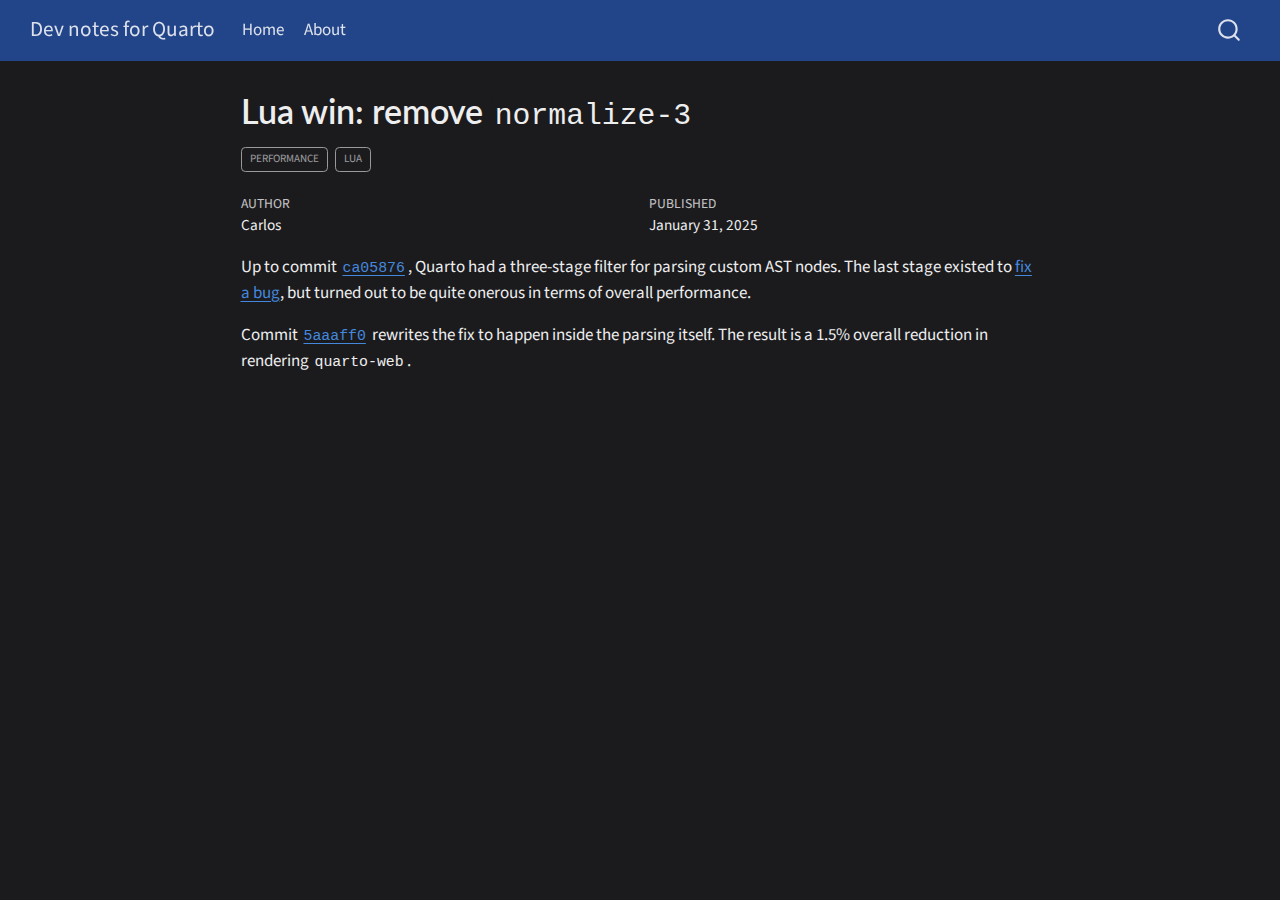
<file: posts/2025-01-31-c/index.html>
<!DOCTYPE html>
<html xmlns="http://www.w3.org/1999/xhtml" lang="en" xml:lang="en"><head>

<meta charset="utf-8">
<meta name="generator" content="quarto-1.6.42">

<meta name="viewport" content="width=device-width, initial-scale=1.0, user-scalable=yes">

<meta name="author" content="Carlos">
<meta name="dcterms.date" content="2025-01-31">

<title>Lua win: remove normalize-3 – Dev notes for Quarto</title>
<style>
code{white-space: pre-wrap;}
span.smallcaps{font-variant: small-caps;}
div.columns{display: flex; gap: min(4vw, 1.5em);}
div.column{flex: auto; overflow-x: auto;}
div.hanging-indent{margin-left: 1.5em; text-indent: -1.5em;}
ul.task-list{list-style: none;}
ul.task-list li input[type="checkbox"] {
  width: 0.8em;
  margin: 0 0.8em 0.2em -1em; /* quarto-specific, see https://github.com/quarto-dev/quarto-cli/issues/4556 */ 
  vertical-align: middle;
}
</style>


<script src="../../site_libs/quarto-nav/quarto-nav.js"></script>
<script src="../../site_libs/quarto-nav/headroom.min.js"></script>
<script src="../../site_libs/clipboard/clipboard.min.js"></script>
<script src="../../site_libs/quarto-search/autocomplete.umd.js"></script>
<script src="../../site_libs/quarto-search/fuse.min.js"></script>
<script src="../../site_libs/quarto-search/quarto-search.js"></script>
<meta name="quarto:offset" content="../../">
<script src="../../site_libs/quarto-html/quarto.js"></script>
<script src="../../site_libs/quarto-html/popper.min.js"></script>
<script src="../../site_libs/quarto-html/tippy.umd.min.js"></script>
<script src="../../site_libs/quarto-html/anchor.min.js"></script>
<link href="../../site_libs/quarto-html/tippy.css" rel="stylesheet">
<link href="../../site_libs/quarto-html/quarto-syntax-highlighting-dark-b53751a350365c71b6c909e95f209ed1.css" rel="stylesheet" id="quarto-text-highlighting-styles">
<script src="../../site_libs/bootstrap/bootstrap.min.js"></script>
<link href="../../site_libs/bootstrap/bootstrap-icons.css" rel="stylesheet">
<link href="../../site_libs/bootstrap/bootstrap-dcaaa1103ebaa9844266f4cfc3a62212.min.css" rel="stylesheet" append-hash="true" id="quarto-bootstrap" data-mode="dark">
<script id="quarto-search-options" type="application/json">{
  "location": "navbar",
  "copy-button": false,
  "collapse-after": 3,
  "panel-placement": "end",
  "type": "overlay",
  "limit": 50,
  "keyboard-shortcut": [
    "f",
    "/",
    "s"
  ],
  "show-item-context": false,
  "language": {
    "search-no-results-text": "No results",
    "search-matching-documents-text": "matching documents",
    "search-copy-link-title": "Copy link to search",
    "search-hide-matches-text": "Hide additional matches",
    "search-more-match-text": "more match in this document",
    "search-more-matches-text": "more matches in this document",
    "search-clear-button-title": "Clear",
    "search-text-placeholder": "",
    "search-detached-cancel-button-title": "Cancel",
    "search-submit-button-title": "Submit",
    "search-label": "Search"
  }
}</script>


<link rel="stylesheet" href="../../styles.css">
</head>

<body class="nav-fixed fullcontent">

<div id="quarto-search-results"></div>
  <header id="quarto-header" class="headroom fixed-top">
    <nav class="navbar navbar-expand-lg " data-bs-theme="dark">
      <div class="navbar-container container-fluid">
      <div class="navbar-brand-container mx-auto">
    <a class="navbar-brand" href="../../index.html">
    <span class="navbar-title">Dev notes for Quarto</span>
    </a>
  </div>
            <div id="quarto-search" class="" title="Search"></div>
          <button class="navbar-toggler" type="button" data-bs-toggle="collapse" data-bs-target="#navbarCollapse" aria-controls="navbarCollapse" role="menu" aria-expanded="false" aria-label="Toggle navigation" onclick="if (window.quartoToggleHeadroom) { window.quartoToggleHeadroom(); }">
  <span class="navbar-toggler-icon"></span>
</button>
          <div class="collapse navbar-collapse" id="navbarCollapse">
            <ul class="navbar-nav navbar-nav-scroll me-auto">
  <li class="nav-item">
    <a class="nav-link" href="../../index.html"> 
<span class="menu-text">Home</span></a>
  </li>  
  <li class="nav-item">
    <a class="nav-link" href="../../about.html"> 
<span class="menu-text">About</span></a>
  </li>  
</ul>
          </div> <!-- /navcollapse -->
            <div class="quarto-navbar-tools">
</div>
      </div> <!-- /container-fluid -->
    </nav>
</header>
<!-- content -->
<div id="quarto-content" class="quarto-container page-columns page-rows-contents page-layout-article page-navbar">
<!-- sidebar -->
<!-- margin-sidebar -->
    
<!-- main -->
<main class="content" id="quarto-document-content">

<header id="title-block-header" class="quarto-title-block default">
<div class="quarto-title">
<h1 class="title">Lua win: remove <code>normalize-3</code></h1>
  <div class="quarto-categories">
    <div class="quarto-category">performance</div>
    <div class="quarto-category">lua</div>
  </div>
  </div>



<div class="quarto-title-meta">

    <div>
    <div class="quarto-title-meta-heading">Author</div>
    <div class="quarto-title-meta-contents">
             <p>Carlos </p>
          </div>
  </div>
    
    <div>
    <div class="quarto-title-meta-heading">Published</div>
    <div class="quarto-title-meta-contents">
      <p class="date">January 31, 2025</p>
    </div>
  </div>
  
    
  </div>
  


</header>


<p>Up to commit <a href="https://github.com/quarto-dev/quarto-cli/commit/ca0587692627150b5693113a89b6ce745b95b0c6"><code>ca05876</code></a>, Quarto had a three-stage filter for parsing custom AST nodes. The last stage existed to <a href="https://github.com/quarto-dev/quarto-cli/issues/7045">fix a bug</a>, but turned out to be quite onerous in terms of overall performance.</p>
<p>Commit <a href="https://github.com/quarto-dev/quarto-cli/commit/5aaaff00c2c5e332a5d9aa4573778c7a3f46f999"><code>5aaaff0</code></a> rewrites the fix to happen inside the parsing itself. The result is a 1.5% overall reduction in rendering <code>quarto-web</code>.</p>



</main> <!-- /main -->
<script id="quarto-html-after-body" type="application/javascript">
window.document.addEventListener("DOMContentLoaded", function (event) {
  const toggleBodyColorMode = (bsSheetEl) => {
    const mode = bsSheetEl.getAttribute("data-mode");
    const bodyEl = window.document.querySelector("body");
    if (mode === "dark") {
      bodyEl.classList.add("quarto-dark");
      bodyEl.classList.remove("quarto-light");
    } else {
      bodyEl.classList.add("quarto-light");
      bodyEl.classList.remove("quarto-dark");
    }
  }
  const toggleBodyColorPrimary = () => {
    const bsSheetEl = window.document.querySelector("link#quarto-bootstrap");
    if (bsSheetEl) {
      toggleBodyColorMode(bsSheetEl);
    }
  }
  toggleBodyColorPrimary();  
  const icon = "";
  const anchorJS = new window.AnchorJS();
  anchorJS.options = {
    placement: 'right',
    icon: icon
  };
  anchorJS.add('.anchored');
  const isCodeAnnotation = (el) => {
    for (const clz of el.classList) {
      if (clz.startsWith('code-annotation-')) {                     
        return true;
      }
    }
    return false;
  }
  const onCopySuccess = function(e) {
    // button target
    const button = e.trigger;
    // don't keep focus
    button.blur();
    // flash "checked"
    button.classList.add('code-copy-button-checked');
    var currentTitle = button.getAttribute("title");
    button.setAttribute("title", "Copied!");
    let tooltip;
    if (window.bootstrap) {
      button.setAttribute("data-bs-toggle", "tooltip");
      button.setAttribute("data-bs-placement", "left");
      button.setAttribute("data-bs-title", "Copied!");
      tooltip = new bootstrap.Tooltip(button, 
        { trigger: "manual", 
          customClass: "code-copy-button-tooltip",
          offset: [0, -8]});
      tooltip.show();    
    }
    setTimeout(function() {
      if (tooltip) {
        tooltip.hide();
        button.removeAttribute("data-bs-title");
        button.removeAttribute("data-bs-toggle");
        button.removeAttribute("data-bs-placement");
      }
      button.setAttribute("title", currentTitle);
      button.classList.remove('code-copy-button-checked');
    }, 1000);
    // clear code selection
    e.clearSelection();
  }
  const getTextToCopy = function(trigger) {
      const codeEl = trigger.previousElementSibling.cloneNode(true);
      for (const childEl of codeEl.children) {
        if (isCodeAnnotation(childEl)) {
          childEl.remove();
        }
      }
      return codeEl.innerText;
  }
  const clipboard = new window.ClipboardJS('.code-copy-button:not([data-in-quarto-modal])', {
    text: getTextToCopy
  });
  clipboard.on('success', onCopySuccess);
  if (window.document.getElementById('quarto-embedded-source-code-modal')) {
    const clipboardModal = new window.ClipboardJS('.code-copy-button[data-in-quarto-modal]', {
      text: getTextToCopy,
      container: window.document.getElementById('quarto-embedded-source-code-modal')
    });
    clipboardModal.on('success', onCopySuccess);
  }
    var localhostRegex = new RegExp(/^(?:http|https):\/\/localhost\:?[0-9]*\//);
    var mailtoRegex = new RegExp(/^mailto:/);
      var filterRegex = new RegExp("https:\/\/quarto-dev\.github\.io\/dev-notes\/");
    var isInternal = (href) => {
        return filterRegex.test(href) || localhostRegex.test(href) || mailtoRegex.test(href);
    }
    // Inspect non-navigation links and adorn them if external
 	var links = window.document.querySelectorAll('a[href]:not(.nav-link):not(.navbar-brand):not(.toc-action):not(.sidebar-link):not(.sidebar-item-toggle):not(.pagination-link):not(.no-external):not([aria-hidden]):not(.dropdown-item):not(.quarto-navigation-tool):not(.about-link)');
    for (var i=0; i<links.length; i++) {
      const link = links[i];
      if (!isInternal(link.href)) {
        // undo the damage that might have been done by quarto-nav.js in the case of
        // links that we want to consider external
        if (link.dataset.originalHref !== undefined) {
          link.href = link.dataset.originalHref;
        }
      }
    }
  function tippyHover(el, contentFn, onTriggerFn, onUntriggerFn) {
    const config = {
      allowHTML: true,
      maxWidth: 500,
      delay: 100,
      arrow: false,
      appendTo: function(el) {
          return el.parentElement;
      },
      interactive: true,
      interactiveBorder: 10,
      theme: 'quarto',
      placement: 'bottom-start',
    };
    if (contentFn) {
      config.content = contentFn;
    }
    if (onTriggerFn) {
      config.onTrigger = onTriggerFn;
    }
    if (onUntriggerFn) {
      config.onUntrigger = onUntriggerFn;
    }
    window.tippy(el, config); 
  }
  const noterefs = window.document.querySelectorAll('a[role="doc-noteref"]');
  for (var i=0; i<noterefs.length; i++) {
    const ref = noterefs[i];
    tippyHover(ref, function() {
      // use id or data attribute instead here
      let href = ref.getAttribute('data-footnote-href') || ref.getAttribute('href');
      try { href = new URL(href).hash; } catch {}
      const id = href.replace(/^#\/?/, "");
      const note = window.document.getElementById(id);
      if (note) {
        return note.innerHTML;
      } else {
        return "";
      }
    });
  }
  const xrefs = window.document.querySelectorAll('a.quarto-xref');
  const processXRef = (id, note) => {
    // Strip column container classes
    const stripColumnClz = (el) => {
      el.classList.remove("page-full", "page-columns");
      if (el.children) {
        for (const child of el.children) {
          stripColumnClz(child);
        }
      }
    }
    stripColumnClz(note)
    if (id === null || id.startsWith('sec-')) {
      // Special case sections, only their first couple elements
      const container = document.createElement("div");
      if (note.children && note.children.length > 2) {
        container.appendChild(note.children[0].cloneNode(true));
        for (let i = 1; i < note.children.length; i++) {
          const child = note.children[i];
          if (child.tagName === "P" && child.innerText === "") {
            continue;
          } else {
            container.appendChild(child.cloneNode(true));
            break;
          }
        }
        if (window.Quarto?.typesetMath) {
          window.Quarto.typesetMath(container);
        }
        return container.innerHTML
      } else {
        if (window.Quarto?.typesetMath) {
          window.Quarto.typesetMath(note);
        }
        return note.innerHTML;
      }
    } else {
      // Remove any anchor links if they are present
      const anchorLink = note.querySelector('a.anchorjs-link');
      if (anchorLink) {
        anchorLink.remove();
      }
      if (window.Quarto?.typesetMath) {
        window.Quarto.typesetMath(note);
      }
      if (note.classList.contains("callout")) {
        return note.outerHTML;
      } else {
        return note.innerHTML;
      }
    }
  }
  for (var i=0; i<xrefs.length; i++) {
    const xref = xrefs[i];
    tippyHover(xref, undefined, function(instance) {
      instance.disable();
      let url = xref.getAttribute('href');
      let hash = undefined; 
      if (url.startsWith('#')) {
        hash = url;
      } else {
        try { hash = new URL(url).hash; } catch {}
      }
      if (hash) {
        const id = hash.replace(/^#\/?/, "");
        const note = window.document.getElementById(id);
        if (note !== null) {
          try {
            const html = processXRef(id, note.cloneNode(true));
            instance.setContent(html);
          } finally {
            instance.enable();
            instance.show();
          }
        } else {
          // See if we can fetch this
          fetch(url.split('#')[0])
          .then(res => res.text())
          .then(html => {
            const parser = new DOMParser();
            const htmlDoc = parser.parseFromString(html, "text/html");
            const note = htmlDoc.getElementById(id);
            if (note !== null) {
              const html = processXRef(id, note);
              instance.setContent(html);
            } 
          }).finally(() => {
            instance.enable();
            instance.show();
          });
        }
      } else {
        // See if we can fetch a full url (with no hash to target)
        // This is a special case and we should probably do some content thinning / targeting
        fetch(url)
        .then(res => res.text())
        .then(html => {
          const parser = new DOMParser();
          const htmlDoc = parser.parseFromString(html, "text/html");
          const note = htmlDoc.querySelector('main.content');
          if (note !== null) {
            // This should only happen for chapter cross references
            // (since there is no id in the URL)
            // remove the first header
            if (note.children.length > 0 && note.children[0].tagName === "HEADER") {
              note.children[0].remove();
            }
            const html = processXRef(null, note);
            instance.setContent(html);
          } 
        }).finally(() => {
          instance.enable();
          instance.show();
        });
      }
    }, function(instance) {
    });
  }
      let selectedAnnoteEl;
      const selectorForAnnotation = ( cell, annotation) => {
        let cellAttr = 'data-code-cell="' + cell + '"';
        let lineAttr = 'data-code-annotation="' +  annotation + '"';
        const selector = 'span[' + cellAttr + '][' + lineAttr + ']';
        return selector;
      }
      const selectCodeLines = (annoteEl) => {
        const doc = window.document;
        const targetCell = annoteEl.getAttribute("data-target-cell");
        const targetAnnotation = annoteEl.getAttribute("data-target-annotation");
        const annoteSpan = window.document.querySelector(selectorForAnnotation(targetCell, targetAnnotation));
        const lines = annoteSpan.getAttribute("data-code-lines").split(",");
        const lineIds = lines.map((line) => {
          return targetCell + "-" + line;
        })
        let top = null;
        let height = null;
        let parent = null;
        if (lineIds.length > 0) {
            //compute the position of the single el (top and bottom and make a div)
            const el = window.document.getElementById(lineIds[0]);
            top = el.offsetTop;
            height = el.offsetHeight;
            parent = el.parentElement.parentElement;
          if (lineIds.length > 1) {
            const lastEl = window.document.getElementById(lineIds[lineIds.length - 1]);
            const bottom = lastEl.offsetTop + lastEl.offsetHeight;
            height = bottom - top;
          }
          if (top !== null && height !== null && parent !== null) {
            // cook up a div (if necessary) and position it 
            let div = window.document.getElementById("code-annotation-line-highlight");
            if (div === null) {
              div = window.document.createElement("div");
              div.setAttribute("id", "code-annotation-line-highlight");
              div.style.position = 'absolute';
              parent.appendChild(div);
            }
            div.style.top = top - 2 + "px";
            div.style.height = height + 4 + "px";
            div.style.left = 0;
            let gutterDiv = window.document.getElementById("code-annotation-line-highlight-gutter");
            if (gutterDiv === null) {
              gutterDiv = window.document.createElement("div");
              gutterDiv.setAttribute("id", "code-annotation-line-highlight-gutter");
              gutterDiv.style.position = 'absolute';
              const codeCell = window.document.getElementById(targetCell);
              const gutter = codeCell.querySelector('.code-annotation-gutter');
              gutter.appendChild(gutterDiv);
            }
            gutterDiv.style.top = top - 2 + "px";
            gutterDiv.style.height = height + 4 + "px";
          }
          selectedAnnoteEl = annoteEl;
        }
      };
      const unselectCodeLines = () => {
        const elementsIds = ["code-annotation-line-highlight", "code-annotation-line-highlight-gutter"];
        elementsIds.forEach((elId) => {
          const div = window.document.getElementById(elId);
          if (div) {
            div.remove();
          }
        });
        selectedAnnoteEl = undefined;
      };
        // Handle positioning of the toggle
    window.addEventListener(
      "resize",
      throttle(() => {
        elRect = undefined;
        if (selectedAnnoteEl) {
          selectCodeLines(selectedAnnoteEl);
        }
      }, 10)
    );
    function throttle(fn, ms) {
    let throttle = false;
    let timer;
      return (...args) => {
        if(!throttle) { // first call gets through
            fn.apply(this, args);
            throttle = true;
        } else { // all the others get throttled
            if(timer) clearTimeout(timer); // cancel #2
            timer = setTimeout(() => {
              fn.apply(this, args);
              timer = throttle = false;
            }, ms);
        }
      };
    }
      // Attach click handler to the DT
      const annoteDls = window.document.querySelectorAll('dt[data-target-cell]');
      for (const annoteDlNode of annoteDls) {
        annoteDlNode.addEventListener('click', (event) => {
          const clickedEl = event.target;
          if (clickedEl !== selectedAnnoteEl) {
            unselectCodeLines();
            const activeEl = window.document.querySelector('dt[data-target-cell].code-annotation-active');
            if (activeEl) {
              activeEl.classList.remove('code-annotation-active');
            }
            selectCodeLines(clickedEl);
            clickedEl.classList.add('code-annotation-active');
          } else {
            // Unselect the line
            unselectCodeLines();
            clickedEl.classList.remove('code-annotation-active');
          }
        });
      }
  const findCites = (el) => {
    const parentEl = el.parentElement;
    if (parentEl) {
      const cites = parentEl.dataset.cites;
      if (cites) {
        return {
          el,
          cites: cites.split(' ')
        };
      } else {
        return findCites(el.parentElement)
      }
    } else {
      return undefined;
    }
  };
  var bibliorefs = window.document.querySelectorAll('a[role="doc-biblioref"]');
  for (var i=0; i<bibliorefs.length; i++) {
    const ref = bibliorefs[i];
    const citeInfo = findCites(ref);
    if (citeInfo) {
      tippyHover(citeInfo.el, function() {
        var popup = window.document.createElement('div');
        citeInfo.cites.forEach(function(cite) {
          var citeDiv = window.document.createElement('div');
          citeDiv.classList.add('hanging-indent');
          citeDiv.classList.add('csl-entry');
          var biblioDiv = window.document.getElementById('ref-' + cite);
          if (biblioDiv) {
            citeDiv.innerHTML = biblioDiv.innerHTML;
          }
          popup.appendChild(citeDiv);
        });
        return popup.innerHTML;
      });
    }
  }
});
</script>
</div> <!-- /content -->




</body></html>
</file>
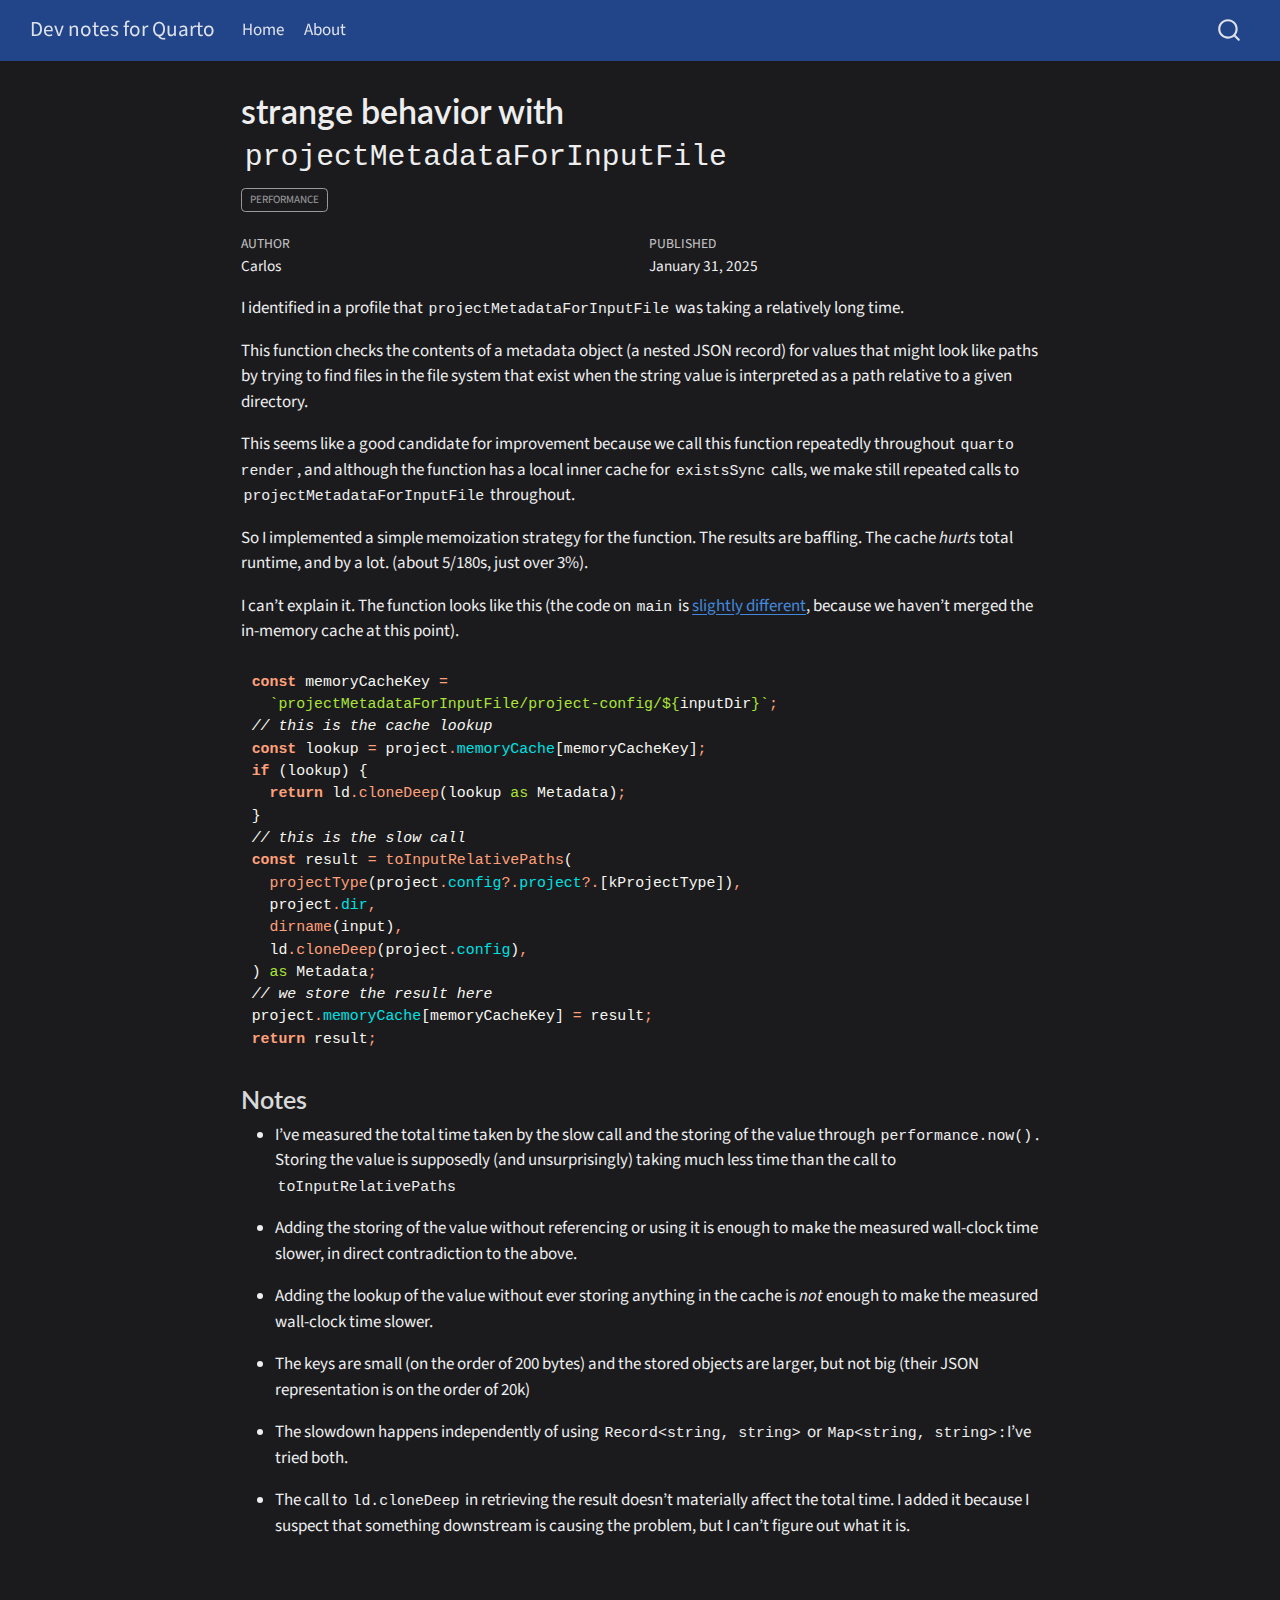
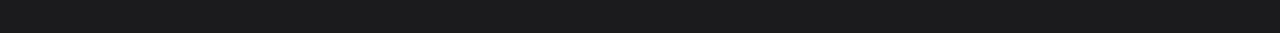
<file: posts/2025-01-31/index.html>
<!DOCTYPE html>
<html xmlns="http://www.w3.org/1999/xhtml" lang="en" xml:lang="en"><head>

<meta charset="utf-8">
<meta name="generator" content="quarto-1.6.42">

<meta name="viewport" content="width=device-width, initial-scale=1.0, user-scalable=yes">

<meta name="author" content="Carlos">
<meta name="dcterms.date" content="2025-01-31">

<title>strange behavior with projectMetadataForInputFile – Dev notes for Quarto</title>
<style>
code{white-space: pre-wrap;}
span.smallcaps{font-variant: small-caps;}
div.columns{display: flex; gap: min(4vw, 1.5em);}
div.column{flex: auto; overflow-x: auto;}
div.hanging-indent{margin-left: 1.5em; text-indent: -1.5em;}
ul.task-list{list-style: none;}
ul.task-list li input[type="checkbox"] {
  width: 0.8em;
  margin: 0 0.8em 0.2em -1em; /* quarto-specific, see https://github.com/quarto-dev/quarto-cli/issues/4556 */ 
  vertical-align: middle;
}
/* CSS for syntax highlighting */
pre > code.sourceCode { white-space: pre; position: relative; }
pre > code.sourceCode > span { line-height: 1.25; }
pre > code.sourceCode > span:empty { height: 1.2em; }
.sourceCode { overflow: visible; }
code.sourceCode > span { color: inherit; text-decoration: inherit; }
div.sourceCode { margin: 1em 0; }
pre.sourceCode { margin: 0; }
@media screen {
div.sourceCode { overflow: auto; }
}
@media print {
pre > code.sourceCode { white-space: pre-wrap; }
pre > code.sourceCode > span { display: inline-block; text-indent: -5em; padding-left: 5em; }
}
pre.numberSource code
  { counter-reset: source-line 0; }
pre.numberSource code > span
  { position: relative; left: -4em; counter-increment: source-line; }
pre.numberSource code > span > a:first-child::before
  { content: counter(source-line);
    position: relative; left: -1em; text-align: right; vertical-align: baseline;
    border: none; display: inline-block;
    -webkit-touch-callout: none; -webkit-user-select: none;
    -khtml-user-select: none; -moz-user-select: none;
    -ms-user-select: none; user-select: none;
    padding: 0 4px; width: 4em;
  }
pre.numberSource { margin-left: 3em;  padding-left: 4px; }
div.sourceCode
  {   }
@media screen {
pre > code.sourceCode > span > a:first-child::before { text-decoration: underline; }
}
</style>


<script src="../../site_libs/quarto-nav/quarto-nav.js"></script>
<script src="../../site_libs/quarto-nav/headroom.min.js"></script>
<script src="../../site_libs/clipboard/clipboard.min.js"></script>
<script src="../../site_libs/quarto-search/autocomplete.umd.js"></script>
<script src="../../site_libs/quarto-search/fuse.min.js"></script>
<script src="../../site_libs/quarto-search/quarto-search.js"></script>
<meta name="quarto:offset" content="../../">
<script src="../../site_libs/quarto-html/quarto.js"></script>
<script src="../../site_libs/quarto-html/popper.min.js"></script>
<script src="../../site_libs/quarto-html/tippy.umd.min.js"></script>
<script src="../../site_libs/quarto-html/anchor.min.js"></script>
<link href="../../site_libs/quarto-html/tippy.css" rel="stylesheet">
<link href="../../site_libs/quarto-html/quarto-syntax-highlighting-dark-b53751a350365c71b6c909e95f209ed1.css" rel="stylesheet" id="quarto-text-highlighting-styles">
<script src="../../site_libs/bootstrap/bootstrap.min.js"></script>
<link href="../../site_libs/bootstrap/bootstrap-icons.css" rel="stylesheet">
<link href="../../site_libs/bootstrap/bootstrap-dcaaa1103ebaa9844266f4cfc3a62212.min.css" rel="stylesheet" append-hash="true" id="quarto-bootstrap" data-mode="dark">
<script id="quarto-search-options" type="application/json">{
  "location": "navbar",
  "copy-button": false,
  "collapse-after": 3,
  "panel-placement": "end",
  "type": "overlay",
  "limit": 50,
  "keyboard-shortcut": [
    "f",
    "/",
    "s"
  ],
  "show-item-context": false,
  "language": {
    "search-no-results-text": "No results",
    "search-matching-documents-text": "matching documents",
    "search-copy-link-title": "Copy link to search",
    "search-hide-matches-text": "Hide additional matches",
    "search-more-match-text": "more match in this document",
    "search-more-matches-text": "more matches in this document",
    "search-clear-button-title": "Clear",
    "search-text-placeholder": "",
    "search-detached-cancel-button-title": "Cancel",
    "search-submit-button-title": "Submit",
    "search-label": "Search"
  }
}</script>


<link rel="stylesheet" href="../../styles.css">
</head>

<body class="nav-fixed fullcontent">

<div id="quarto-search-results"></div>
  <header id="quarto-header" class="headroom fixed-top">
    <nav class="navbar navbar-expand-lg " data-bs-theme="dark">
      <div class="navbar-container container-fluid">
      <div class="navbar-brand-container mx-auto">
    <a class="navbar-brand" href="../../index.html">
    <span class="navbar-title">Dev notes for Quarto</span>
    </a>
  </div>
            <div id="quarto-search" class="" title="Search"></div>
          <button class="navbar-toggler" type="button" data-bs-toggle="collapse" data-bs-target="#navbarCollapse" aria-controls="navbarCollapse" role="menu" aria-expanded="false" aria-label="Toggle navigation" onclick="if (window.quartoToggleHeadroom) { window.quartoToggleHeadroom(); }">
  <span class="navbar-toggler-icon"></span>
</button>
          <div class="collapse navbar-collapse" id="navbarCollapse">
            <ul class="navbar-nav navbar-nav-scroll me-auto">
  <li class="nav-item">
    <a class="nav-link" href="../../index.html"> 
<span class="menu-text">Home</span></a>
  </li>  
  <li class="nav-item">
    <a class="nav-link" href="../../about.html"> 
<span class="menu-text">About</span></a>
  </li>  
</ul>
          </div> <!-- /navcollapse -->
            <div class="quarto-navbar-tools">
</div>
      </div> <!-- /container-fluid -->
    </nav>
</header>
<!-- content -->
<div id="quarto-content" class="quarto-container page-columns page-rows-contents page-layout-article page-navbar">
<!-- sidebar -->
<!-- margin-sidebar -->
    
<!-- main -->
<main class="content" id="quarto-document-content">

<header id="title-block-header" class="quarto-title-block default">
<div class="quarto-title">
<h1 class="title">strange behavior with <code>projectMetadataForInputFile</code></h1>
  <div class="quarto-categories">
    <div class="quarto-category">performance</div>
  </div>
  </div>



<div class="quarto-title-meta">

    <div>
    <div class="quarto-title-meta-heading">Author</div>
    <div class="quarto-title-meta-contents">
             <p>Carlos </p>
          </div>
  </div>
    
    <div>
    <div class="quarto-title-meta-heading">Published</div>
    <div class="quarto-title-meta-contents">
      <p class="date">January 31, 2025</p>
    </div>
  </div>
  
    
  </div>
  


</header>


<p>I identified in a profile that <code>projectMetadataForInputFile</code> was taking a relatively long time.</p>
<p>This function checks the contents of a metadata object (a nested JSON record) for values that might look like paths by trying to find files in the file system that exist when the string value is interpreted as a path relative to a given directory.</p>
<p>This seems like a good candidate for improvement because we call this function repeatedly throughout <code>quarto render</code>, and although the function has a local inner cache for <code>existsSync</code> calls, we make still repeated calls to <code>projectMetadataForInputFile</code> throughout.</p>
<p>So I implemented a simple memoization strategy for the function. The results are baffling. The cache <em>hurts</em> total runtime, and by a lot. (about 5/180s, just over 3%).</p>
<p>I can’t explain it. The function looks like this (the code on <code>main</code> is <a href="https://github.com/quarto-dev/quarto-cli/blob/60294d07f62aa25a88f065cf5e5215334240c442/src/command/render/render-contexts.ts#L755-L772">slightly different</a>, because we haven’t merged the in-memory cache at this point).</p>
<div class="sourceCode" id="cb1"><pre class="sourceCode typescript code-with-copy"><code class="sourceCode typescript"><span id="cb1-1"><a href="#cb1-1" aria-hidden="true" tabindex="-1"></a><span class="kw">const</span> memoryCacheKey <span class="op">=</span></span>
<span id="cb1-2"><a href="#cb1-2" aria-hidden="true" tabindex="-1"></a>  <span class="vs">`projectMetadataForInputFile/project-config/</span><span class="sc">${</span>inputDir<span class="sc">}</span><span class="vs">`</span><span class="op">;</span></span>
<span id="cb1-3"><a href="#cb1-3" aria-hidden="true" tabindex="-1"></a><span class="co">// this is the cache lookup</span></span>
<span id="cb1-4"><a href="#cb1-4" aria-hidden="true" tabindex="-1"></a><span class="kw">const</span> lookup <span class="op">=</span> project<span class="op">.</span><span class="at">memoryCache</span>[memoryCacheKey]<span class="op">;</span></span>
<span id="cb1-5"><a href="#cb1-5" aria-hidden="true" tabindex="-1"></a><span class="cf">if</span> (lookup) {</span>
<span id="cb1-6"><a href="#cb1-6" aria-hidden="true" tabindex="-1"></a>  <span class="cf">return</span> ld<span class="op">.</span><span class="fu">cloneDeep</span>(lookup <span class="im">as</span> Metadata)<span class="op">;</span></span>
<span id="cb1-7"><a href="#cb1-7" aria-hidden="true" tabindex="-1"></a>}</span>
<span id="cb1-8"><a href="#cb1-8" aria-hidden="true" tabindex="-1"></a><span class="co">// this is the slow call</span></span>
<span id="cb1-9"><a href="#cb1-9" aria-hidden="true" tabindex="-1"></a><span class="kw">const</span> result <span class="op">=</span> <span class="fu">toInputRelativePaths</span>(</span>
<span id="cb1-10"><a href="#cb1-10" aria-hidden="true" tabindex="-1"></a>  <span class="fu">projectType</span>(project<span class="op">.</span><span class="at">config</span><span class="op">?.</span><span class="at">project</span><span class="op">?.</span>[kProjectType])<span class="op">,</span></span>
<span id="cb1-11"><a href="#cb1-11" aria-hidden="true" tabindex="-1"></a>  project<span class="op">.</span><span class="at">dir</span><span class="op">,</span></span>
<span id="cb1-12"><a href="#cb1-12" aria-hidden="true" tabindex="-1"></a>  <span class="fu">dirname</span>(input)<span class="op">,</span></span>
<span id="cb1-13"><a href="#cb1-13" aria-hidden="true" tabindex="-1"></a>  ld<span class="op">.</span><span class="fu">cloneDeep</span>(project<span class="op">.</span><span class="at">config</span>)<span class="op">,</span></span>
<span id="cb1-14"><a href="#cb1-14" aria-hidden="true" tabindex="-1"></a>) <span class="im">as</span> Metadata<span class="op">;</span></span>
<span id="cb1-15"><a href="#cb1-15" aria-hidden="true" tabindex="-1"></a><span class="co">// we store the result here</span></span>
<span id="cb1-16"><a href="#cb1-16" aria-hidden="true" tabindex="-1"></a>project<span class="op">.</span><span class="at">memoryCache</span>[memoryCacheKey] <span class="op">=</span> result<span class="op">;</span></span>
<span id="cb1-17"><a href="#cb1-17" aria-hidden="true" tabindex="-1"></a><span class="cf">return</span> result<span class="op">;</span></span></code><button title="Copy to Clipboard" class="code-copy-button"><i class="bi"></i></button></pre></div>
<section id="notes" class="level3">
<h3 class="anchored" data-anchor-id="notes">Notes</h3>
<ul>
<li><p>I’ve measured the total time taken by the slow call and the storing of the value through <code>performance.now()</code>. Storing the value is supposedly (and unsurprisingly) taking much less time than the call to <code>toInputRelativePaths</code></p></li>
<li><p>Adding the storing of the value without referencing or using it is enough to make the measured wall-clock time slower, in direct contradiction to the above.</p></li>
<li><p>Adding the lookup of the value without ever storing anything in the cache is <em>not</em> enough to make the measured wall-clock time slower.</p></li>
<li><p>The keys are small (on the order of 200 bytes) and the stored objects are larger, but not big (their JSON representation is on the order of 20k)</p></li>
<li><p>The slowdown happens independently of using <code>Record&lt;string, string&gt;</code> or <code>Map&lt;string, string&gt;</code>: I’ve tried both.</p></li>
<li><p>The call to <code>ld.cloneDeep</code> in retrieving the result doesn’t materially affect the total time. I added it because I suspect that something downstream is causing the problem, but I can’t figure out what it is.</p></li>
</ul>


</section>

</main> <!-- /main -->
<script id="quarto-html-after-body" type="application/javascript">
window.document.addEventListener("DOMContentLoaded", function (event) {
  const toggleBodyColorMode = (bsSheetEl) => {
    const mode = bsSheetEl.getAttribute("data-mode");
    const bodyEl = window.document.querySelector("body");
    if (mode === "dark") {
      bodyEl.classList.add("quarto-dark");
      bodyEl.classList.remove("quarto-light");
    } else {
      bodyEl.classList.add("quarto-light");
      bodyEl.classList.remove("quarto-dark");
    }
  }
  const toggleBodyColorPrimary = () => {
    const bsSheetEl = window.document.querySelector("link#quarto-bootstrap");
    if (bsSheetEl) {
      toggleBodyColorMode(bsSheetEl);
    }
  }
  toggleBodyColorPrimary();  
  const icon = "";
  const anchorJS = new window.AnchorJS();
  anchorJS.options = {
    placement: 'right',
    icon: icon
  };
  anchorJS.add('.anchored');
  const isCodeAnnotation = (el) => {
    for (const clz of el.classList) {
      if (clz.startsWith('code-annotation-')) {                     
        return true;
      }
    }
    return false;
  }
  const onCopySuccess = function(e) {
    // button target
    const button = e.trigger;
    // don't keep focus
    button.blur();
    // flash "checked"
    button.classList.add('code-copy-button-checked');
    var currentTitle = button.getAttribute("title");
    button.setAttribute("title", "Copied!");
    let tooltip;
    if (window.bootstrap) {
      button.setAttribute("data-bs-toggle", "tooltip");
      button.setAttribute("data-bs-placement", "left");
      button.setAttribute("data-bs-title", "Copied!");
      tooltip = new bootstrap.Tooltip(button, 
        { trigger: "manual", 
          customClass: "code-copy-button-tooltip",
          offset: [0, -8]});
      tooltip.show();    
    }
    setTimeout(function() {
      if (tooltip) {
        tooltip.hide();
        button.removeAttribute("data-bs-title");
        button.removeAttribute("data-bs-toggle");
        button.removeAttribute("data-bs-placement");
      }
      button.setAttribute("title", currentTitle);
      button.classList.remove('code-copy-button-checked');
    }, 1000);
    // clear code selection
    e.clearSelection();
  }
  const getTextToCopy = function(trigger) {
      const codeEl = trigger.previousElementSibling.cloneNode(true);
      for (const childEl of codeEl.children) {
        if (isCodeAnnotation(childEl)) {
          childEl.remove();
        }
      }
      return codeEl.innerText;
  }
  const clipboard = new window.ClipboardJS('.code-copy-button:not([data-in-quarto-modal])', {
    text: getTextToCopy
  });
  clipboard.on('success', onCopySuccess);
  if (window.document.getElementById('quarto-embedded-source-code-modal')) {
    const clipboardModal = new window.ClipboardJS('.code-copy-button[data-in-quarto-modal]', {
      text: getTextToCopy,
      container: window.document.getElementById('quarto-embedded-source-code-modal')
    });
    clipboardModal.on('success', onCopySuccess);
  }
    var localhostRegex = new RegExp(/^(?:http|https):\/\/localhost\:?[0-9]*\//);
    var mailtoRegex = new RegExp(/^mailto:/);
      var filterRegex = new RegExp("https:\/\/quarto-dev\.github\.io\/dev-notes\/");
    var isInternal = (href) => {
        return filterRegex.test(href) || localhostRegex.test(href) || mailtoRegex.test(href);
    }
    // Inspect non-navigation links and adorn them if external
 	var links = window.document.querySelectorAll('a[href]:not(.nav-link):not(.navbar-brand):not(.toc-action):not(.sidebar-link):not(.sidebar-item-toggle):not(.pagination-link):not(.no-external):not([aria-hidden]):not(.dropdown-item):not(.quarto-navigation-tool):not(.about-link)');
    for (var i=0; i<links.length; i++) {
      const link = links[i];
      if (!isInternal(link.href)) {
        // undo the damage that might have been done by quarto-nav.js in the case of
        // links that we want to consider external
        if (link.dataset.originalHref !== undefined) {
          link.href = link.dataset.originalHref;
        }
      }
    }
  function tippyHover(el, contentFn, onTriggerFn, onUntriggerFn) {
    const config = {
      allowHTML: true,
      maxWidth: 500,
      delay: 100,
      arrow: false,
      appendTo: function(el) {
          return el.parentElement;
      },
      interactive: true,
      interactiveBorder: 10,
      theme: 'quarto',
      placement: 'bottom-start',
    };
    if (contentFn) {
      config.content = contentFn;
    }
    if (onTriggerFn) {
      config.onTrigger = onTriggerFn;
    }
    if (onUntriggerFn) {
      config.onUntrigger = onUntriggerFn;
    }
    window.tippy(el, config); 
  }
  const noterefs = window.document.querySelectorAll('a[role="doc-noteref"]');
  for (var i=0; i<noterefs.length; i++) {
    const ref = noterefs[i];
    tippyHover(ref, function() {
      // use id or data attribute instead here
      let href = ref.getAttribute('data-footnote-href') || ref.getAttribute('href');
      try { href = new URL(href).hash; } catch {}
      const id = href.replace(/^#\/?/, "");
      const note = window.document.getElementById(id);
      if (note) {
        return note.innerHTML;
      } else {
        return "";
      }
    });
  }
  const xrefs = window.document.querySelectorAll('a.quarto-xref');
  const processXRef = (id, note) => {
    // Strip column container classes
    const stripColumnClz = (el) => {
      el.classList.remove("page-full", "page-columns");
      if (el.children) {
        for (const child of el.children) {
          stripColumnClz(child);
        }
      }
    }
    stripColumnClz(note)
    if (id === null || id.startsWith('sec-')) {
      // Special case sections, only their first couple elements
      const container = document.createElement("div");
      if (note.children && note.children.length > 2) {
        container.appendChild(note.children[0].cloneNode(true));
        for (let i = 1; i < note.children.length; i++) {
          const child = note.children[i];
          if (child.tagName === "P" && child.innerText === "") {
            continue;
          } else {
            container.appendChild(child.cloneNode(true));
            break;
          }
        }
        if (window.Quarto?.typesetMath) {
          window.Quarto.typesetMath(container);
        }
        return container.innerHTML
      } else {
        if (window.Quarto?.typesetMath) {
          window.Quarto.typesetMath(note);
        }
        return note.innerHTML;
      }
    } else {
      // Remove any anchor links if they are present
      const anchorLink = note.querySelector('a.anchorjs-link');
      if (anchorLink) {
        anchorLink.remove();
      }
      if (window.Quarto?.typesetMath) {
        window.Quarto.typesetMath(note);
      }
      if (note.classList.contains("callout")) {
        return note.outerHTML;
      } else {
        return note.innerHTML;
      }
    }
  }
  for (var i=0; i<xrefs.length; i++) {
    const xref = xrefs[i];
    tippyHover(xref, undefined, function(instance) {
      instance.disable();
      let url = xref.getAttribute('href');
      let hash = undefined; 
      if (url.startsWith('#')) {
        hash = url;
      } else {
        try { hash = new URL(url).hash; } catch {}
      }
      if (hash) {
        const id = hash.replace(/^#\/?/, "");
        const note = window.document.getElementById(id);
        if (note !== null) {
          try {
            const html = processXRef(id, note.cloneNode(true));
            instance.setContent(html);
          } finally {
            instance.enable();
            instance.show();
          }
        } else {
          // See if we can fetch this
          fetch(url.split('#')[0])
          .then(res => res.text())
          .then(html => {
            const parser = new DOMParser();
            const htmlDoc = parser.parseFromString(html, "text/html");
            const note = htmlDoc.getElementById(id);
            if (note !== null) {
              const html = processXRef(id, note);
              instance.setContent(html);
            } 
          }).finally(() => {
            instance.enable();
            instance.show();
          });
        }
      } else {
        // See if we can fetch a full url (with no hash to target)
        // This is a special case and we should probably do some content thinning / targeting
        fetch(url)
        .then(res => res.text())
        .then(html => {
          const parser = new DOMParser();
          const htmlDoc = parser.parseFromString(html, "text/html");
          const note = htmlDoc.querySelector('main.content');
          if (note !== null) {
            // This should only happen for chapter cross references
            // (since there is no id in the URL)
            // remove the first header
            if (note.children.length > 0 && note.children[0].tagName === "HEADER") {
              note.children[0].remove();
            }
            const html = processXRef(null, note);
            instance.setContent(html);
          } 
        }).finally(() => {
          instance.enable();
          instance.show();
        });
      }
    }, function(instance) {
    });
  }
      let selectedAnnoteEl;
      const selectorForAnnotation = ( cell, annotation) => {
        let cellAttr = 'data-code-cell="' + cell + '"';
        let lineAttr = 'data-code-annotation="' +  annotation + '"';
        const selector = 'span[' + cellAttr + '][' + lineAttr + ']';
        return selector;
      }
      const selectCodeLines = (annoteEl) => {
        const doc = window.document;
        const targetCell = annoteEl.getAttribute("data-target-cell");
        const targetAnnotation = annoteEl.getAttribute("data-target-annotation");
        const annoteSpan = window.document.querySelector(selectorForAnnotation(targetCell, targetAnnotation));
        const lines = annoteSpan.getAttribute("data-code-lines").split(",");
        const lineIds = lines.map((line) => {
          return targetCell + "-" + line;
        })
        let top = null;
        let height = null;
        let parent = null;
        if (lineIds.length > 0) {
            //compute the position of the single el (top and bottom and make a div)
            const el = window.document.getElementById(lineIds[0]);
            top = el.offsetTop;
            height = el.offsetHeight;
            parent = el.parentElement.parentElement;
          if (lineIds.length > 1) {
            const lastEl = window.document.getElementById(lineIds[lineIds.length - 1]);
            const bottom = lastEl.offsetTop + lastEl.offsetHeight;
            height = bottom - top;
          }
          if (top !== null && height !== null && parent !== null) {
            // cook up a div (if necessary) and position it 
            let div = window.document.getElementById("code-annotation-line-highlight");
            if (div === null) {
              div = window.document.createElement("div");
              div.setAttribute("id", "code-annotation-line-highlight");
              div.style.position = 'absolute';
              parent.appendChild(div);
            }
            div.style.top = top - 2 + "px";
            div.style.height = height + 4 + "px";
            div.style.left = 0;
            let gutterDiv = window.document.getElementById("code-annotation-line-highlight-gutter");
            if (gutterDiv === null) {
              gutterDiv = window.document.createElement("div");
              gutterDiv.setAttribute("id", "code-annotation-line-highlight-gutter");
              gutterDiv.style.position = 'absolute';
              const codeCell = window.document.getElementById(targetCell);
              const gutter = codeCell.querySelector('.code-annotation-gutter');
              gutter.appendChild(gutterDiv);
            }
            gutterDiv.style.top = top - 2 + "px";
            gutterDiv.style.height = height + 4 + "px";
          }
          selectedAnnoteEl = annoteEl;
        }
      };
      const unselectCodeLines = () => {
        const elementsIds = ["code-annotation-line-highlight", "code-annotation-line-highlight-gutter"];
        elementsIds.forEach((elId) => {
          const div = window.document.getElementById(elId);
          if (div) {
            div.remove();
          }
        });
        selectedAnnoteEl = undefined;
      };
        // Handle positioning of the toggle
    window.addEventListener(
      "resize",
      throttle(() => {
        elRect = undefined;
        if (selectedAnnoteEl) {
          selectCodeLines(selectedAnnoteEl);
        }
      }, 10)
    );
    function throttle(fn, ms) {
    let throttle = false;
    let timer;
      return (...args) => {
        if(!throttle) { // first call gets through
            fn.apply(this, args);
            throttle = true;
        } else { // all the others get throttled
            if(timer) clearTimeout(timer); // cancel #2
            timer = setTimeout(() => {
              fn.apply(this, args);
              timer = throttle = false;
            }, ms);
        }
      };
    }
      // Attach click handler to the DT
      const annoteDls = window.document.querySelectorAll('dt[data-target-cell]');
      for (const annoteDlNode of annoteDls) {
        annoteDlNode.addEventListener('click', (event) => {
          const clickedEl = event.target;
          if (clickedEl !== selectedAnnoteEl) {
            unselectCodeLines();
            const activeEl = window.document.querySelector('dt[data-target-cell].code-annotation-active');
            if (activeEl) {
              activeEl.classList.remove('code-annotation-active');
            }
            selectCodeLines(clickedEl);
            clickedEl.classList.add('code-annotation-active');
          } else {
            // Unselect the line
            unselectCodeLines();
            clickedEl.classList.remove('code-annotation-active');
          }
        });
      }
  const findCites = (el) => {
    const parentEl = el.parentElement;
    if (parentEl) {
      const cites = parentEl.dataset.cites;
      if (cites) {
        return {
          el,
          cites: cites.split(' ')
        };
      } else {
        return findCites(el.parentElement)
      }
    } else {
      return undefined;
    }
  };
  var bibliorefs = window.document.querySelectorAll('a[role="doc-biblioref"]');
  for (var i=0; i<bibliorefs.length; i++) {
    const ref = bibliorefs[i];
    const citeInfo = findCites(ref);
    if (citeInfo) {
      tippyHover(citeInfo.el, function() {
        var popup = window.document.createElement('div');
        citeInfo.cites.forEach(function(cite) {
          var citeDiv = window.document.createElement('div');
          citeDiv.classList.add('hanging-indent');
          citeDiv.classList.add('csl-entry');
          var biblioDiv = window.document.getElementById('ref-' + cite);
          if (biblioDiv) {
            citeDiv.innerHTML = biblioDiv.innerHTML;
          }
          popup.appendChild(citeDiv);
        });
        return popup.innerHTML;
      });
    }
  }
});
</script>
</div> <!-- /content -->




</body></html>
</file>
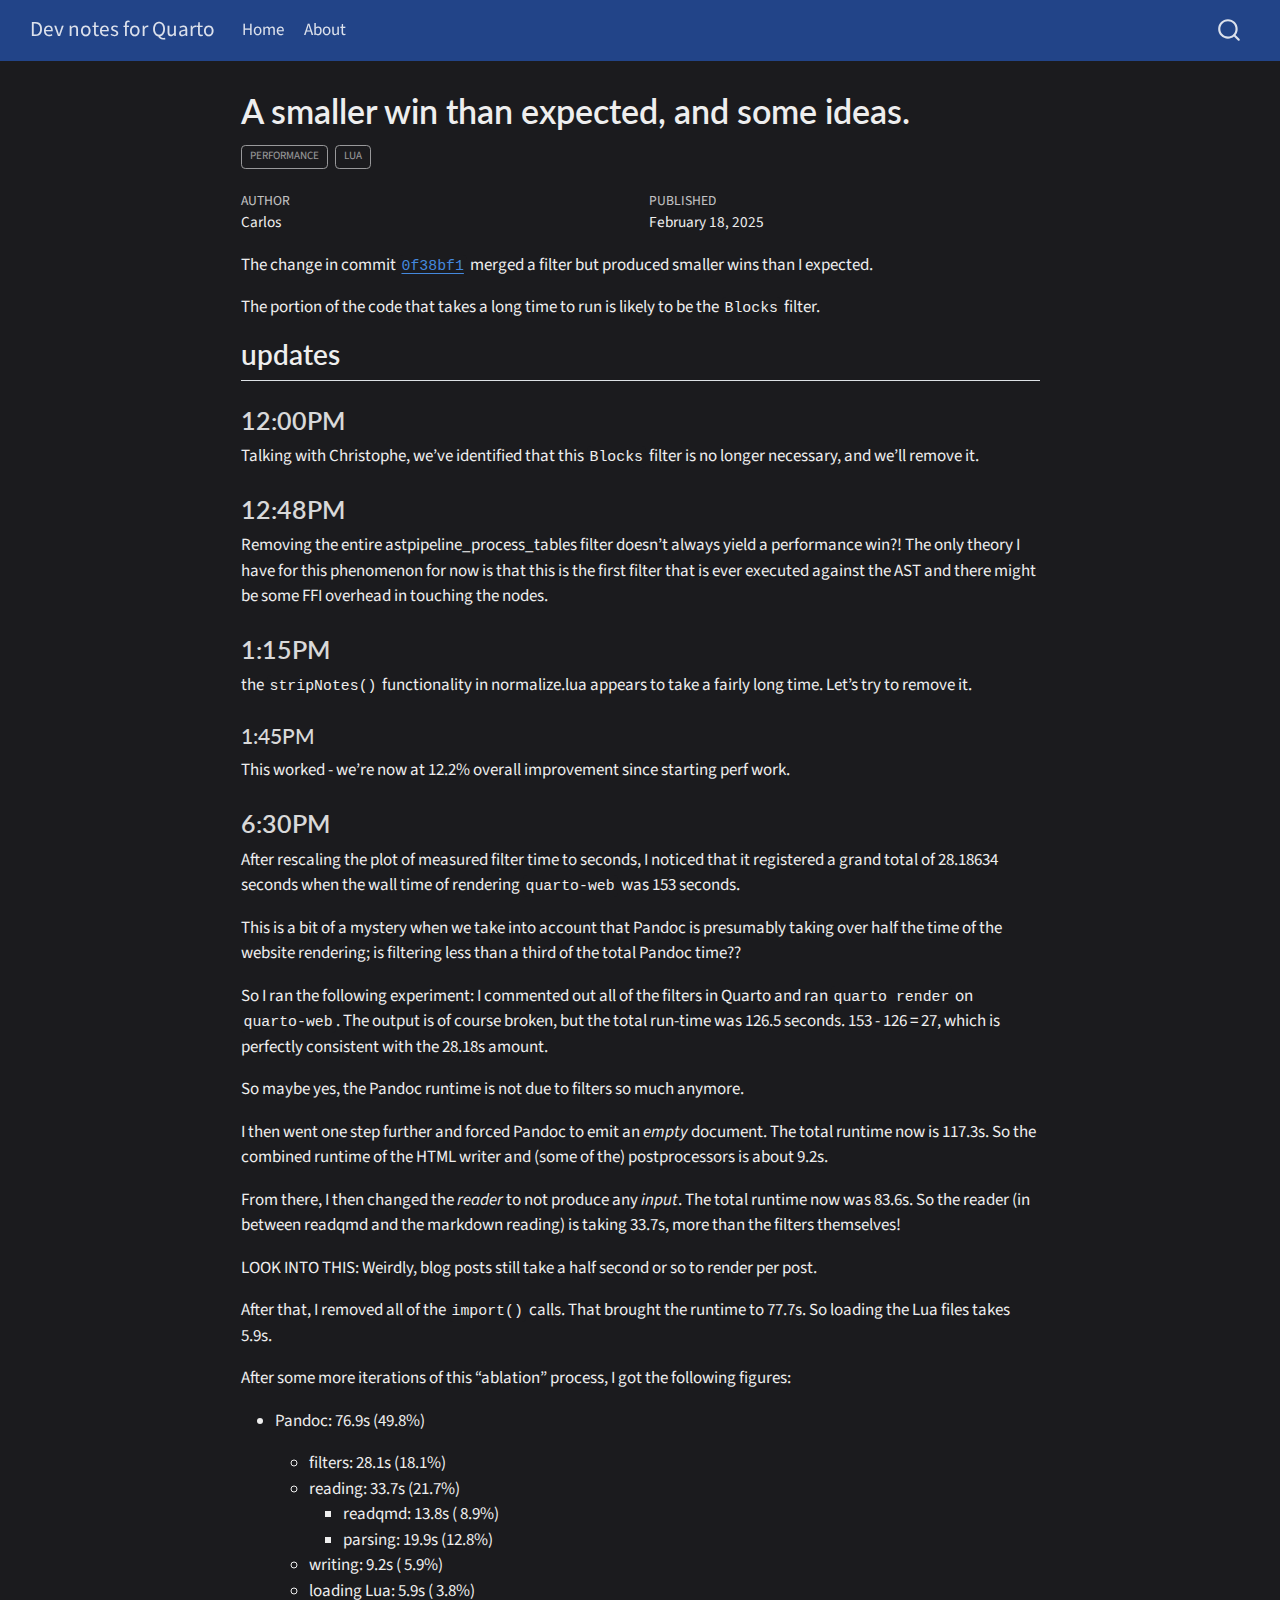
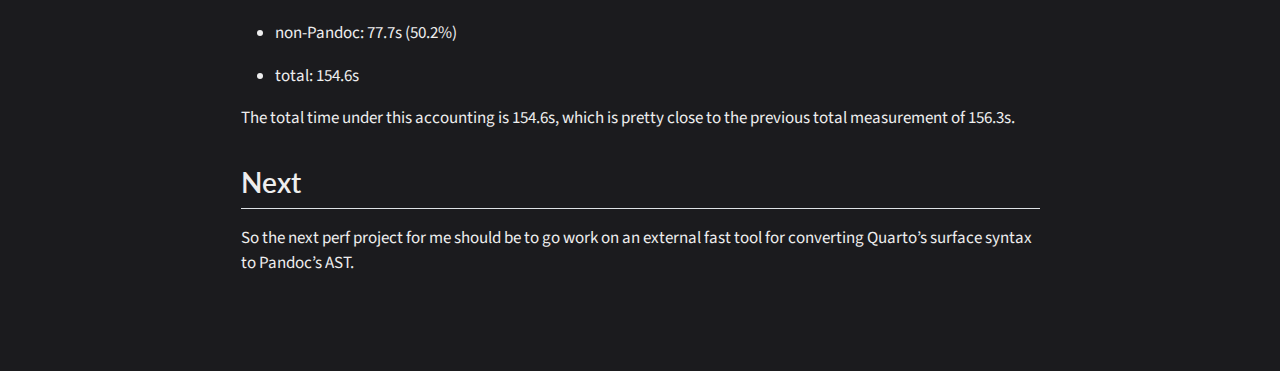
<file: posts/2025-02-18/index.html>
<!DOCTYPE html>
<html xmlns="http://www.w3.org/1999/xhtml" lang="en" xml:lang="en"><head>

<meta charset="utf-8">
<meta name="generator" content="quarto-1.6.42">

<meta name="viewport" content="width=device-width, initial-scale=1.0, user-scalable=yes">

<meta name="author" content="Carlos">
<meta name="dcterms.date" content="2025-02-18">

<title>A smaller win than expected, and some ideas. – Dev notes for Quarto</title>
<style>
code{white-space: pre-wrap;}
span.smallcaps{font-variant: small-caps;}
div.columns{display: flex; gap: min(4vw, 1.5em);}
div.column{flex: auto; overflow-x: auto;}
div.hanging-indent{margin-left: 1.5em; text-indent: -1.5em;}
ul.task-list{list-style: none;}
ul.task-list li input[type="checkbox"] {
  width: 0.8em;
  margin: 0 0.8em 0.2em -1em; /* quarto-specific, see https://github.com/quarto-dev/quarto-cli/issues/4556 */ 
  vertical-align: middle;
}
</style>


<script src="../../site_libs/quarto-nav/quarto-nav.js"></script>
<script src="../../site_libs/quarto-nav/headroom.min.js"></script>
<script src="../../site_libs/clipboard/clipboard.min.js"></script>
<script src="../../site_libs/quarto-search/autocomplete.umd.js"></script>
<script src="../../site_libs/quarto-search/fuse.min.js"></script>
<script src="../../site_libs/quarto-search/quarto-search.js"></script>
<meta name="quarto:offset" content="../../">
<script src="../../site_libs/quarto-html/quarto.js"></script>
<script src="../../site_libs/quarto-html/popper.min.js"></script>
<script src="../../site_libs/quarto-html/tippy.umd.min.js"></script>
<script src="../../site_libs/quarto-html/anchor.min.js"></script>
<link href="../../site_libs/quarto-html/tippy.css" rel="stylesheet">
<link href="../../site_libs/quarto-html/quarto-syntax-highlighting-dark-b53751a350365c71b6c909e95f209ed1.css" rel="stylesheet" id="quarto-text-highlighting-styles">
<script src="../../site_libs/bootstrap/bootstrap.min.js"></script>
<link href="../../site_libs/bootstrap/bootstrap-icons.css" rel="stylesheet">
<link href="../../site_libs/bootstrap/bootstrap-dcaaa1103ebaa9844266f4cfc3a62212.min.css" rel="stylesheet" append-hash="true" id="quarto-bootstrap" data-mode="dark">
<script id="quarto-search-options" type="application/json">{
  "location": "navbar",
  "copy-button": false,
  "collapse-after": 3,
  "panel-placement": "end",
  "type": "overlay",
  "limit": 50,
  "keyboard-shortcut": [
    "f",
    "/",
    "s"
  ],
  "show-item-context": false,
  "language": {
    "search-no-results-text": "No results",
    "search-matching-documents-text": "matching documents",
    "search-copy-link-title": "Copy link to search",
    "search-hide-matches-text": "Hide additional matches",
    "search-more-match-text": "more match in this document",
    "search-more-matches-text": "more matches in this document",
    "search-clear-button-title": "Clear",
    "search-text-placeholder": "",
    "search-detached-cancel-button-title": "Cancel",
    "search-submit-button-title": "Submit",
    "search-label": "Search"
  }
}</script>


<link rel="stylesheet" href="../../styles.css">
</head>

<body class="nav-fixed fullcontent">

<div id="quarto-search-results"></div>
  <header id="quarto-header" class="headroom fixed-top">
    <nav class="navbar navbar-expand-lg " data-bs-theme="dark">
      <div class="navbar-container container-fluid">
      <div class="navbar-brand-container mx-auto">
    <a class="navbar-brand" href="../../index.html">
    <span class="navbar-title">Dev notes for Quarto</span>
    </a>
  </div>
            <div id="quarto-search" class="" title="Search"></div>
          <button class="navbar-toggler" type="button" data-bs-toggle="collapse" data-bs-target="#navbarCollapse" aria-controls="navbarCollapse" role="menu" aria-expanded="false" aria-label="Toggle navigation" onclick="if (window.quartoToggleHeadroom) { window.quartoToggleHeadroom(); }">
  <span class="navbar-toggler-icon"></span>
</button>
          <div class="collapse navbar-collapse" id="navbarCollapse">
            <ul class="navbar-nav navbar-nav-scroll me-auto">
  <li class="nav-item">
    <a class="nav-link" href="../../index.html"> 
<span class="menu-text">Home</span></a>
  </li>  
  <li class="nav-item">
    <a class="nav-link" href="../../about.html"> 
<span class="menu-text">About</span></a>
  </li>  
</ul>
          </div> <!-- /navcollapse -->
            <div class="quarto-navbar-tools">
</div>
      </div> <!-- /container-fluid -->
    </nav>
</header>
<!-- content -->
<div id="quarto-content" class="quarto-container page-columns page-rows-contents page-layout-article page-navbar">
<!-- sidebar -->
<!-- margin-sidebar -->
    
<!-- main -->
<main class="content" id="quarto-document-content">

<header id="title-block-header" class="quarto-title-block default">
<div class="quarto-title">
<h1 class="title">A smaller win than expected, and some ideas.</h1>
  <div class="quarto-categories">
    <div class="quarto-category">performance</div>
    <div class="quarto-category">lua</div>
  </div>
  </div>



<div class="quarto-title-meta">

    <div>
    <div class="quarto-title-meta-heading">Author</div>
    <div class="quarto-title-meta-contents">
             <p>Carlos </p>
          </div>
  </div>
    
    <div>
    <div class="quarto-title-meta-heading">Published</div>
    <div class="quarto-title-meta-contents">
      <p class="date">February 18, 2025</p>
    </div>
  </div>
  
    
  </div>
  


</header>


<p>The change in commit <a href="https://github.com/quarto-dev/quarto-cli/commit/0f38bf1ac5872bda170dbec65998aebc752f9eb2"><code>0f38bf1</code></a> merged a filter but produced smaller wins than I expected.</p>
<p>The portion of the code that takes a long time to run is likely to be the <code>Blocks</code> filter.</p>
<section id="updates" class="level2">
<h2 class="anchored" data-anchor-id="updates">updates</h2>
<section id="pm" class="level3">
<h3 class="anchored" data-anchor-id="pm">12:00PM</h3>
<p>Talking with Christophe, we’ve identified that this <code>Blocks</code> filter is no longer necessary, and we’ll remove it.</p>
</section>
<section id="pm-1" class="level3">
<h3 class="anchored" data-anchor-id="pm-1">12:48PM</h3>
<p>Removing the entire astpipeline_process_tables filter doesn’t always yield a performance win?! The only theory I have for this phenomenon for now is that this is the first filter that is ever executed against the AST and there might be some FFI overhead in touching the nodes.</p>
</section>
<section id="pm-2" class="level3">
<h3 class="anchored" data-anchor-id="pm-2">1:15PM</h3>
<p>the <code>stripNotes()</code> functionality in normalize.lua appears to take a fairly long time. Let’s try to remove it.</p>
<section id="pm-3" class="level4">
<h4 class="anchored" data-anchor-id="pm-3">1:45PM</h4>
<p>This worked - we’re now at 12.2% overall improvement since starting perf work.</p>
</section>
</section>
<section id="pm-4" class="level3">
<h3 class="anchored" data-anchor-id="pm-4">6:30PM</h3>
<p>After rescaling the plot of measured filter time to seconds, I noticed that it registered a grand total of 28.18634 seconds when the wall time of rendering <code>quarto-web</code> was 153 seconds.</p>
<p>This is a bit of a mystery when we take into account that Pandoc is presumably taking over half the time of the website rendering; is filtering less than a third of the total Pandoc time??</p>
<p>So I ran the following experiment: I commented out all of the filters in Quarto and ran <code>quarto render</code> on <code>quarto-web</code>. The output is of course broken, but the total run-time was 126.5 seconds. 153 - 126 = 27, which is perfectly consistent with the 28.18s amount.</p>
<p>So maybe yes, the Pandoc runtime is not due to filters so much anymore.</p>
<p>I then went one step further and forced Pandoc to emit an <em>empty</em> document. The total runtime now is 117.3s. So the combined runtime of the HTML writer and (some of the) postprocessors is about 9.2s.</p>
<p>From there, I then changed the <em>reader</em> to not produce any <em>input</em>. The total runtime now was 83.6s. So the reader (in between readqmd and the markdown reading) is taking 33.7s, more than the filters themselves!</p>
<p>LOOK INTO THIS: Weirdly, blog posts still take a half second or so to render per post.</p>
<p>After that, I removed all of the <code>import()</code> calls. That brought the runtime to 77.7s. So loading the Lua files takes 5.9s.</p>
<p>After some more iterations of this “ablation” process, I got the following figures:</p>
<ul>
<li><p>Pandoc: 76.9s (49.8%)</p>
<ul>
<li>filters: 28.1s (18.1%)</li>
<li>reading: 33.7s (21.7%)
<ul>
<li>readqmd: 13.8s ( 8.9%)</li>
<li>parsing: 19.9s (12.8%)</li>
</ul></li>
<li>writing: 9.2s ( 5.9%)</li>
<li>loading Lua: 5.9s ( 3.8%)</li>
</ul></li>
<li><p>non-Pandoc: 77.7s (50.2%)</p></li>
<li><p>total: 154.6s</p></li>
</ul>
<p>The total time under this accounting is 154.6s, which is pretty close to the previous total measurement of 156.3s.</p>
</section>
</section>
<section id="next" class="level2">
<h2 class="anchored" data-anchor-id="next">Next</h2>
<p>So the next perf project for me should be to go work on an external fast tool for converting Quarto’s surface syntax to Pandoc’s AST.</p>


</section>

</main> <!-- /main -->
<script id="quarto-html-after-body" type="application/javascript">
window.document.addEventListener("DOMContentLoaded", function (event) {
  const toggleBodyColorMode = (bsSheetEl) => {
    const mode = bsSheetEl.getAttribute("data-mode");
    const bodyEl = window.document.querySelector("body");
    if (mode === "dark") {
      bodyEl.classList.add("quarto-dark");
      bodyEl.classList.remove("quarto-light");
    } else {
      bodyEl.classList.add("quarto-light");
      bodyEl.classList.remove("quarto-dark");
    }
  }
  const toggleBodyColorPrimary = () => {
    const bsSheetEl = window.document.querySelector("link#quarto-bootstrap");
    if (bsSheetEl) {
      toggleBodyColorMode(bsSheetEl);
    }
  }
  toggleBodyColorPrimary();  
  const icon = "";
  const anchorJS = new window.AnchorJS();
  anchorJS.options = {
    placement: 'right',
    icon: icon
  };
  anchorJS.add('.anchored');
  const isCodeAnnotation = (el) => {
    for (const clz of el.classList) {
      if (clz.startsWith('code-annotation-')) {                     
        return true;
      }
    }
    return false;
  }
  const onCopySuccess = function(e) {
    // button target
    const button = e.trigger;
    // don't keep focus
    button.blur();
    // flash "checked"
    button.classList.add('code-copy-button-checked');
    var currentTitle = button.getAttribute("title");
    button.setAttribute("title", "Copied!");
    let tooltip;
    if (window.bootstrap) {
      button.setAttribute("data-bs-toggle", "tooltip");
      button.setAttribute("data-bs-placement", "left");
      button.setAttribute("data-bs-title", "Copied!");
      tooltip = new bootstrap.Tooltip(button, 
        { trigger: "manual", 
          customClass: "code-copy-button-tooltip",
          offset: [0, -8]});
      tooltip.show();    
    }
    setTimeout(function() {
      if (tooltip) {
        tooltip.hide();
        button.removeAttribute("data-bs-title");
        button.removeAttribute("data-bs-toggle");
        button.removeAttribute("data-bs-placement");
      }
      button.setAttribute("title", currentTitle);
      button.classList.remove('code-copy-button-checked');
    }, 1000);
    // clear code selection
    e.clearSelection();
  }
  const getTextToCopy = function(trigger) {
      const codeEl = trigger.previousElementSibling.cloneNode(true);
      for (const childEl of codeEl.children) {
        if (isCodeAnnotation(childEl)) {
          childEl.remove();
        }
      }
      return codeEl.innerText;
  }
  const clipboard = new window.ClipboardJS('.code-copy-button:not([data-in-quarto-modal])', {
    text: getTextToCopy
  });
  clipboard.on('success', onCopySuccess);
  if (window.document.getElementById('quarto-embedded-source-code-modal')) {
    const clipboardModal = new window.ClipboardJS('.code-copy-button[data-in-quarto-modal]', {
      text: getTextToCopy,
      container: window.document.getElementById('quarto-embedded-source-code-modal')
    });
    clipboardModal.on('success', onCopySuccess);
  }
    var localhostRegex = new RegExp(/^(?:http|https):\/\/localhost\:?[0-9]*\//);
    var mailtoRegex = new RegExp(/^mailto:/);
      var filterRegex = new RegExp("https:\/\/quarto-dev\.github\.io\/dev-notes\/");
    var isInternal = (href) => {
        return filterRegex.test(href) || localhostRegex.test(href) || mailtoRegex.test(href);
    }
    // Inspect non-navigation links and adorn them if external
 	var links = window.document.querySelectorAll('a[href]:not(.nav-link):not(.navbar-brand):not(.toc-action):not(.sidebar-link):not(.sidebar-item-toggle):not(.pagination-link):not(.no-external):not([aria-hidden]):not(.dropdown-item):not(.quarto-navigation-tool):not(.about-link)');
    for (var i=0; i<links.length; i++) {
      const link = links[i];
      if (!isInternal(link.href)) {
        // undo the damage that might have been done by quarto-nav.js in the case of
        // links that we want to consider external
        if (link.dataset.originalHref !== undefined) {
          link.href = link.dataset.originalHref;
        }
      }
    }
  function tippyHover(el, contentFn, onTriggerFn, onUntriggerFn) {
    const config = {
      allowHTML: true,
      maxWidth: 500,
      delay: 100,
      arrow: false,
      appendTo: function(el) {
          return el.parentElement;
      },
      interactive: true,
      interactiveBorder: 10,
      theme: 'quarto',
      placement: 'bottom-start',
    };
    if (contentFn) {
      config.content = contentFn;
    }
    if (onTriggerFn) {
      config.onTrigger = onTriggerFn;
    }
    if (onUntriggerFn) {
      config.onUntrigger = onUntriggerFn;
    }
    window.tippy(el, config); 
  }
  const noterefs = window.document.querySelectorAll('a[role="doc-noteref"]');
  for (var i=0; i<noterefs.length; i++) {
    const ref = noterefs[i];
    tippyHover(ref, function() {
      // use id or data attribute instead here
      let href = ref.getAttribute('data-footnote-href') || ref.getAttribute('href');
      try { href = new URL(href).hash; } catch {}
      const id = href.replace(/^#\/?/, "");
      const note = window.document.getElementById(id);
      if (note) {
        return note.innerHTML;
      } else {
        return "";
      }
    });
  }
  const xrefs = window.document.querySelectorAll('a.quarto-xref');
  const processXRef = (id, note) => {
    // Strip column container classes
    const stripColumnClz = (el) => {
      el.classList.remove("page-full", "page-columns");
      if (el.children) {
        for (const child of el.children) {
          stripColumnClz(child);
        }
      }
    }
    stripColumnClz(note)
    if (id === null || id.startsWith('sec-')) {
      // Special case sections, only their first couple elements
      const container = document.createElement("div");
      if (note.children && note.children.length > 2) {
        container.appendChild(note.children[0].cloneNode(true));
        for (let i = 1; i < note.children.length; i++) {
          const child = note.children[i];
          if (child.tagName === "P" && child.innerText === "") {
            continue;
          } else {
            container.appendChild(child.cloneNode(true));
            break;
          }
        }
        if (window.Quarto?.typesetMath) {
          window.Quarto.typesetMath(container);
        }
        return container.innerHTML
      } else {
        if (window.Quarto?.typesetMath) {
          window.Quarto.typesetMath(note);
        }
        return note.innerHTML;
      }
    } else {
      // Remove any anchor links if they are present
      const anchorLink = note.querySelector('a.anchorjs-link');
      if (anchorLink) {
        anchorLink.remove();
      }
      if (window.Quarto?.typesetMath) {
        window.Quarto.typesetMath(note);
      }
      if (note.classList.contains("callout")) {
        return note.outerHTML;
      } else {
        return note.innerHTML;
      }
    }
  }
  for (var i=0; i<xrefs.length; i++) {
    const xref = xrefs[i];
    tippyHover(xref, undefined, function(instance) {
      instance.disable();
      let url = xref.getAttribute('href');
      let hash = undefined; 
      if (url.startsWith('#')) {
        hash = url;
      } else {
        try { hash = new URL(url).hash; } catch {}
      }
      if (hash) {
        const id = hash.replace(/^#\/?/, "");
        const note = window.document.getElementById(id);
        if (note !== null) {
          try {
            const html = processXRef(id, note.cloneNode(true));
            instance.setContent(html);
          } finally {
            instance.enable();
            instance.show();
          }
        } else {
          // See if we can fetch this
          fetch(url.split('#')[0])
          .then(res => res.text())
          .then(html => {
            const parser = new DOMParser();
            const htmlDoc = parser.parseFromString(html, "text/html");
            const note = htmlDoc.getElementById(id);
            if (note !== null) {
              const html = processXRef(id, note);
              instance.setContent(html);
            } 
          }).finally(() => {
            instance.enable();
            instance.show();
          });
        }
      } else {
        // See if we can fetch a full url (with no hash to target)
        // This is a special case and we should probably do some content thinning / targeting
        fetch(url)
        .then(res => res.text())
        .then(html => {
          const parser = new DOMParser();
          const htmlDoc = parser.parseFromString(html, "text/html");
          const note = htmlDoc.querySelector('main.content');
          if (note !== null) {
            // This should only happen for chapter cross references
            // (since there is no id in the URL)
            // remove the first header
            if (note.children.length > 0 && note.children[0].tagName === "HEADER") {
              note.children[0].remove();
            }
            const html = processXRef(null, note);
            instance.setContent(html);
          } 
        }).finally(() => {
          instance.enable();
          instance.show();
        });
      }
    }, function(instance) {
    });
  }
      let selectedAnnoteEl;
      const selectorForAnnotation = ( cell, annotation) => {
        let cellAttr = 'data-code-cell="' + cell + '"';
        let lineAttr = 'data-code-annotation="' +  annotation + '"';
        const selector = 'span[' + cellAttr + '][' + lineAttr + ']';
        return selector;
      }
      const selectCodeLines = (annoteEl) => {
        const doc = window.document;
        const targetCell = annoteEl.getAttribute("data-target-cell");
        const targetAnnotation = annoteEl.getAttribute("data-target-annotation");
        const annoteSpan = window.document.querySelector(selectorForAnnotation(targetCell, targetAnnotation));
        const lines = annoteSpan.getAttribute("data-code-lines").split(",");
        const lineIds = lines.map((line) => {
          return targetCell + "-" + line;
        })
        let top = null;
        let height = null;
        let parent = null;
        if (lineIds.length > 0) {
            //compute the position of the single el (top and bottom and make a div)
            const el = window.document.getElementById(lineIds[0]);
            top = el.offsetTop;
            height = el.offsetHeight;
            parent = el.parentElement.parentElement;
          if (lineIds.length > 1) {
            const lastEl = window.document.getElementById(lineIds[lineIds.length - 1]);
            const bottom = lastEl.offsetTop + lastEl.offsetHeight;
            height = bottom - top;
          }
          if (top !== null && height !== null && parent !== null) {
            // cook up a div (if necessary) and position it 
            let div = window.document.getElementById("code-annotation-line-highlight");
            if (div === null) {
              div = window.document.createElement("div");
              div.setAttribute("id", "code-annotation-line-highlight");
              div.style.position = 'absolute';
              parent.appendChild(div);
            }
            div.style.top = top - 2 + "px";
            div.style.height = height + 4 + "px";
            div.style.left = 0;
            let gutterDiv = window.document.getElementById("code-annotation-line-highlight-gutter");
            if (gutterDiv === null) {
              gutterDiv = window.document.createElement("div");
              gutterDiv.setAttribute("id", "code-annotation-line-highlight-gutter");
              gutterDiv.style.position = 'absolute';
              const codeCell = window.document.getElementById(targetCell);
              const gutter = codeCell.querySelector('.code-annotation-gutter');
              gutter.appendChild(gutterDiv);
            }
            gutterDiv.style.top = top - 2 + "px";
            gutterDiv.style.height = height + 4 + "px";
          }
          selectedAnnoteEl = annoteEl;
        }
      };
      const unselectCodeLines = () => {
        const elementsIds = ["code-annotation-line-highlight", "code-annotation-line-highlight-gutter"];
        elementsIds.forEach((elId) => {
          const div = window.document.getElementById(elId);
          if (div) {
            div.remove();
          }
        });
        selectedAnnoteEl = undefined;
      };
        // Handle positioning of the toggle
    window.addEventListener(
      "resize",
      throttle(() => {
        elRect = undefined;
        if (selectedAnnoteEl) {
          selectCodeLines(selectedAnnoteEl);
        }
      }, 10)
    );
    function throttle(fn, ms) {
    let throttle = false;
    let timer;
      return (...args) => {
        if(!throttle) { // first call gets through
            fn.apply(this, args);
            throttle = true;
        } else { // all the others get throttled
            if(timer) clearTimeout(timer); // cancel #2
            timer = setTimeout(() => {
              fn.apply(this, args);
              timer = throttle = false;
            }, ms);
        }
      };
    }
      // Attach click handler to the DT
      const annoteDls = window.document.querySelectorAll('dt[data-target-cell]');
      for (const annoteDlNode of annoteDls) {
        annoteDlNode.addEventListener('click', (event) => {
          const clickedEl = event.target;
          if (clickedEl !== selectedAnnoteEl) {
            unselectCodeLines();
            const activeEl = window.document.querySelector('dt[data-target-cell].code-annotation-active');
            if (activeEl) {
              activeEl.classList.remove('code-annotation-active');
            }
            selectCodeLines(clickedEl);
            clickedEl.classList.add('code-annotation-active');
          } else {
            // Unselect the line
            unselectCodeLines();
            clickedEl.classList.remove('code-annotation-active');
          }
        });
      }
  const findCites = (el) => {
    const parentEl = el.parentElement;
    if (parentEl) {
      const cites = parentEl.dataset.cites;
      if (cites) {
        return {
          el,
          cites: cites.split(' ')
        };
      } else {
        return findCites(el.parentElement)
      }
    } else {
      return undefined;
    }
  };
  var bibliorefs = window.document.querySelectorAll('a[role="doc-biblioref"]');
  for (var i=0; i<bibliorefs.length; i++) {
    const ref = bibliorefs[i];
    const citeInfo = findCites(ref);
    if (citeInfo) {
      tippyHover(citeInfo.el, function() {
        var popup = window.document.createElement('div');
        citeInfo.cites.forEach(function(cite) {
          var citeDiv = window.document.createElement('div');
          citeDiv.classList.add('hanging-indent');
          citeDiv.classList.add('csl-entry');
          var biblioDiv = window.document.getElementById('ref-' + cite);
          if (biblioDiv) {
            citeDiv.innerHTML = biblioDiv.innerHTML;
          }
          popup.appendChild(citeDiv);
        });
        return popup.innerHTML;
      });
    }
  }
});
</script>
</div> <!-- /content -->




</body></html>
</file>
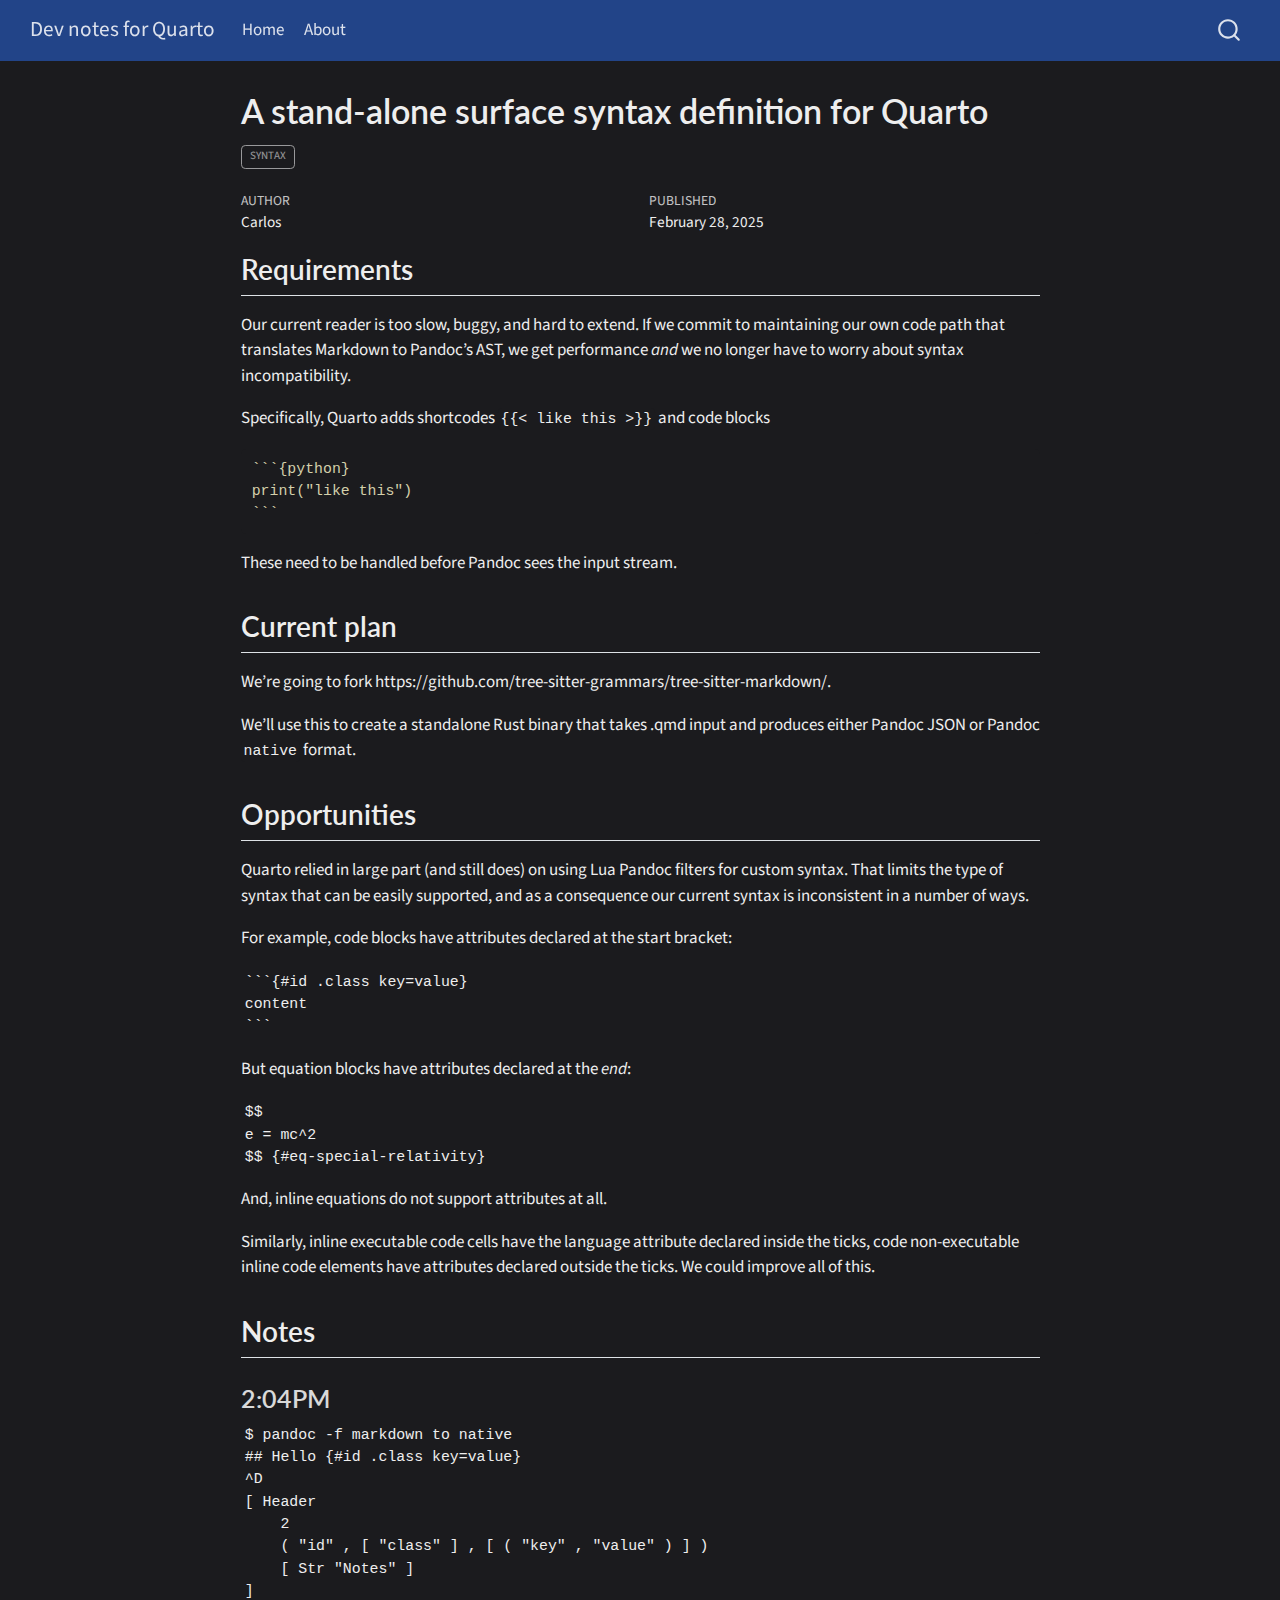
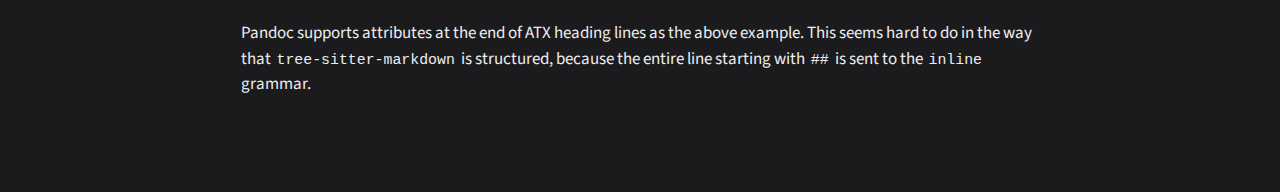
<file: posts/2025-02-28-syntax/index.html>
<!DOCTYPE html>
<html xmlns="http://www.w3.org/1999/xhtml" lang="en" xml:lang="en"><head>

<meta charset="utf-8">
<meta name="generator" content="quarto-1.6.42">

<meta name="viewport" content="width=device-width, initial-scale=1.0, user-scalable=yes">

<meta name="author" content="Carlos">
<meta name="dcterms.date" content="2025-02-28">

<title>A stand-alone surface syntax definition for Quarto – Dev notes for Quarto</title>
<style>
code{white-space: pre-wrap;}
span.smallcaps{font-variant: small-caps;}
div.columns{display: flex; gap: min(4vw, 1.5em);}
div.column{flex: auto; overflow-x: auto;}
div.hanging-indent{margin-left: 1.5em; text-indent: -1.5em;}
ul.task-list{list-style: none;}
ul.task-list li input[type="checkbox"] {
  width: 0.8em;
  margin: 0 0.8em 0.2em -1em; /* quarto-specific, see https://github.com/quarto-dev/quarto-cli/issues/4556 */ 
  vertical-align: middle;
}
/* CSS for syntax highlighting */
pre > code.sourceCode { white-space: pre; position: relative; }
pre > code.sourceCode > span { line-height: 1.25; }
pre > code.sourceCode > span:empty { height: 1.2em; }
.sourceCode { overflow: visible; }
code.sourceCode > span { color: inherit; text-decoration: inherit; }
div.sourceCode { margin: 1em 0; }
pre.sourceCode { margin: 0; }
@media screen {
div.sourceCode { overflow: auto; }
}
@media print {
pre > code.sourceCode { white-space: pre-wrap; }
pre > code.sourceCode > span { display: inline-block; text-indent: -5em; padding-left: 5em; }
}
pre.numberSource code
  { counter-reset: source-line 0; }
pre.numberSource code > span
  { position: relative; left: -4em; counter-increment: source-line; }
pre.numberSource code > span > a:first-child::before
  { content: counter(source-line);
    position: relative; left: -1em; text-align: right; vertical-align: baseline;
    border: none; display: inline-block;
    -webkit-touch-callout: none; -webkit-user-select: none;
    -khtml-user-select: none; -moz-user-select: none;
    -ms-user-select: none; user-select: none;
    padding: 0 4px; width: 4em;
  }
pre.numberSource { margin-left: 3em;  padding-left: 4px; }
div.sourceCode
  {   }
@media screen {
pre > code.sourceCode > span > a:first-child::before { text-decoration: underline; }
}
</style>


<script src="../../site_libs/quarto-nav/quarto-nav.js"></script>
<script src="../../site_libs/quarto-nav/headroom.min.js"></script>
<script src="../../site_libs/clipboard/clipboard.min.js"></script>
<script src="../../site_libs/quarto-search/autocomplete.umd.js"></script>
<script src="../../site_libs/quarto-search/fuse.min.js"></script>
<script src="../../site_libs/quarto-search/quarto-search.js"></script>
<meta name="quarto:offset" content="../../">
<script src="../../site_libs/quarto-html/quarto.js"></script>
<script src="../../site_libs/quarto-html/popper.min.js"></script>
<script src="../../site_libs/quarto-html/tippy.umd.min.js"></script>
<script src="../../site_libs/quarto-html/anchor.min.js"></script>
<link href="../../site_libs/quarto-html/tippy.css" rel="stylesheet">
<link href="../../site_libs/quarto-html/quarto-syntax-highlighting-dark-b53751a350365c71b6c909e95f209ed1.css" rel="stylesheet" id="quarto-text-highlighting-styles">
<script src="../../site_libs/bootstrap/bootstrap.min.js"></script>
<link href="../../site_libs/bootstrap/bootstrap-icons.css" rel="stylesheet">
<link href="../../site_libs/bootstrap/bootstrap-dcaaa1103ebaa9844266f4cfc3a62212.min.css" rel="stylesheet" append-hash="true" id="quarto-bootstrap" data-mode="dark">
<script id="quarto-search-options" type="application/json">{
  "location": "navbar",
  "copy-button": false,
  "collapse-after": 3,
  "panel-placement": "end",
  "type": "overlay",
  "limit": 50,
  "keyboard-shortcut": [
    "f",
    "/",
    "s"
  ],
  "show-item-context": false,
  "language": {
    "search-no-results-text": "No results",
    "search-matching-documents-text": "matching documents",
    "search-copy-link-title": "Copy link to search",
    "search-hide-matches-text": "Hide additional matches",
    "search-more-match-text": "more match in this document",
    "search-more-matches-text": "more matches in this document",
    "search-clear-button-title": "Clear",
    "search-text-placeholder": "",
    "search-detached-cancel-button-title": "Cancel",
    "search-submit-button-title": "Submit",
    "search-label": "Search"
  }
}</script>


<link rel="stylesheet" href="../../styles.css">
</head>

<body class="nav-fixed fullcontent">

<div id="quarto-search-results"></div>
  <header id="quarto-header" class="headroom fixed-top">
    <nav class="navbar navbar-expand-lg " data-bs-theme="dark">
      <div class="navbar-container container-fluid">
      <div class="navbar-brand-container mx-auto">
    <a class="navbar-brand" href="../../index.html">
    <span class="navbar-title">Dev notes for Quarto</span>
    </a>
  </div>
            <div id="quarto-search" class="" title="Search"></div>
          <button class="navbar-toggler" type="button" data-bs-toggle="collapse" data-bs-target="#navbarCollapse" aria-controls="navbarCollapse" role="menu" aria-expanded="false" aria-label="Toggle navigation" onclick="if (window.quartoToggleHeadroom) { window.quartoToggleHeadroom(); }">
  <span class="navbar-toggler-icon"></span>
</button>
          <div class="collapse navbar-collapse" id="navbarCollapse">
            <ul class="navbar-nav navbar-nav-scroll me-auto">
  <li class="nav-item">
    <a class="nav-link" href="../../index.html"> 
<span class="menu-text">Home</span></a>
  </li>  
  <li class="nav-item">
    <a class="nav-link" href="../../about.html"> 
<span class="menu-text">About</span></a>
  </li>  
</ul>
          </div> <!-- /navcollapse -->
            <div class="quarto-navbar-tools">
</div>
      </div> <!-- /container-fluid -->
    </nav>
</header>
<!-- content -->
<div id="quarto-content" class="quarto-container page-columns page-rows-contents page-layout-article page-navbar">
<!-- sidebar -->
<!-- margin-sidebar -->
    
<!-- main -->
<main class="content" id="quarto-document-content">

<header id="title-block-header" class="quarto-title-block default">
<div class="quarto-title">
<h1 class="title">A stand-alone surface syntax definition for Quarto</h1>
  <div class="quarto-categories">
    <div class="quarto-category">syntax</div>
  </div>
  </div>



<div class="quarto-title-meta">

    <div>
    <div class="quarto-title-meta-heading">Author</div>
    <div class="quarto-title-meta-contents">
             <p>Carlos </p>
          </div>
  </div>
    
    <div>
    <div class="quarto-title-meta-heading">Published</div>
    <div class="quarto-title-meta-contents">
      <p class="date">February 28, 2025</p>
    </div>
  </div>
  
    
  </div>
  


</header>


<section id="requirements" class="level2">
<h2 class="anchored" data-anchor-id="requirements">Requirements</h2>
<p>Our current reader is too slow, buggy, and hard to extend. If we commit to maintaining our own code path that translates Markdown to Pandoc’s AST, we get performance <em>and</em> we no longer have to worry about syntax incompatibility.</p>
<p>Specifically, Quarto adds shortcodes <code>{{&lt; like this &gt;}}</code> and code blocks</p>
<div class="sourceCode" id="cb1"><pre class="sourceCode markdown code-with-copy"><code class="sourceCode markdown"><span id="cb1-1"><a href="#cb1-1" aria-hidden="true" tabindex="-1"></a><span class="in">```{python}</span></span>
<span id="cb1-2"><a href="#cb1-2" aria-hidden="true" tabindex="-1"></a><span class="in">print("like this")</span></span>
<span id="cb1-3"><a href="#cb1-3" aria-hidden="true" tabindex="-1"></a><span class="in">```</span></span></code><button title="Copy to Clipboard" class="code-copy-button"><i class="bi"></i></button></pre></div>
<p>These need to be handled before Pandoc sees the input stream.</p>
</section>
<section id="current-plan" class="level2">
<h2 class="anchored" data-anchor-id="current-plan">Current plan</h2>
<p>We’re going to fork https://github.com/tree-sitter-grammars/tree-sitter-markdown/.</p>
<p>We’ll use this to create a standalone Rust binary that takes .qmd input and produces either Pandoc JSON or Pandoc <code>native</code> format.</p>
</section>
<section id="opportunities" class="level2">
<h2 class="anchored" data-anchor-id="opportunities">Opportunities</h2>
<p>Quarto relied in large part (and still does) on using Lua Pandoc filters for custom syntax. That limits the type of syntax that can be easily supported, and as a consequence our current syntax is inconsistent in a number of ways.</p>
<p>For example, code blocks have attributes declared at the start bracket:</p>
<pre><code>```{#id .class key=value}
content
```</code></pre>
<p>But equation blocks have attributes declared at the <em>end</em>:</p>
<pre><code>$$
e = mc^2
$$ {#eq-special-relativity}</code></pre>
<p>And, inline equations do not support attributes at all.</p>
<p>Similarly, inline executable code cells have the language attribute declared inside the ticks, code non-executable inline code elements have attributes declared outside the ticks. We could improve all of this.</p>
</section>
<section id="notes" class="level2">
<h2 class="anchored" data-anchor-id="notes">Notes</h2>
<section id="pm" class="level3">
<h3 class="anchored" data-anchor-id="pm">2:04PM</h3>
<pre><code>$ pandoc -f markdown to native
## Hello {#id .class key=value}
^D
[ Header
    2
    ( "id" , [ "class" ] , [ ( "key" , "value" ) ] )
    [ Str "Notes" ]
]</code></pre>
<p>Pandoc supports attributes at the end of ATX heading lines as the above example. This seems hard to do in the way that <code>tree-sitter-markdown</code> is structured, because the entire line starting with <code>##</code> is sent to the <code>inline</code> grammar.</p>


</section>
</section>

</main> <!-- /main -->
<script id="quarto-html-after-body" type="application/javascript">
window.document.addEventListener("DOMContentLoaded", function (event) {
  const toggleBodyColorMode = (bsSheetEl) => {
    const mode = bsSheetEl.getAttribute("data-mode");
    const bodyEl = window.document.querySelector("body");
    if (mode === "dark") {
      bodyEl.classList.add("quarto-dark");
      bodyEl.classList.remove("quarto-light");
    } else {
      bodyEl.classList.add("quarto-light");
      bodyEl.classList.remove("quarto-dark");
    }
  }
  const toggleBodyColorPrimary = () => {
    const bsSheetEl = window.document.querySelector("link#quarto-bootstrap");
    if (bsSheetEl) {
      toggleBodyColorMode(bsSheetEl);
    }
  }
  toggleBodyColorPrimary();  
  const icon = "";
  const anchorJS = new window.AnchorJS();
  anchorJS.options = {
    placement: 'right',
    icon: icon
  };
  anchorJS.add('.anchored');
  const isCodeAnnotation = (el) => {
    for (const clz of el.classList) {
      if (clz.startsWith('code-annotation-')) {                     
        return true;
      }
    }
    return false;
  }
  const onCopySuccess = function(e) {
    // button target
    const button = e.trigger;
    // don't keep focus
    button.blur();
    // flash "checked"
    button.classList.add('code-copy-button-checked');
    var currentTitle = button.getAttribute("title");
    button.setAttribute("title", "Copied!");
    let tooltip;
    if (window.bootstrap) {
      button.setAttribute("data-bs-toggle", "tooltip");
      button.setAttribute("data-bs-placement", "left");
      button.setAttribute("data-bs-title", "Copied!");
      tooltip = new bootstrap.Tooltip(button, 
        { trigger: "manual", 
          customClass: "code-copy-button-tooltip",
          offset: [0, -8]});
      tooltip.show();    
    }
    setTimeout(function() {
      if (tooltip) {
        tooltip.hide();
        button.removeAttribute("data-bs-title");
        button.removeAttribute("data-bs-toggle");
        button.removeAttribute("data-bs-placement");
      }
      button.setAttribute("title", currentTitle);
      button.classList.remove('code-copy-button-checked');
    }, 1000);
    // clear code selection
    e.clearSelection();
  }
  const getTextToCopy = function(trigger) {
      const codeEl = trigger.previousElementSibling.cloneNode(true);
      for (const childEl of codeEl.children) {
        if (isCodeAnnotation(childEl)) {
          childEl.remove();
        }
      }
      return codeEl.innerText;
  }
  const clipboard = new window.ClipboardJS('.code-copy-button:not([data-in-quarto-modal])', {
    text: getTextToCopy
  });
  clipboard.on('success', onCopySuccess);
  if (window.document.getElementById('quarto-embedded-source-code-modal')) {
    const clipboardModal = new window.ClipboardJS('.code-copy-button[data-in-quarto-modal]', {
      text: getTextToCopy,
      container: window.document.getElementById('quarto-embedded-source-code-modal')
    });
    clipboardModal.on('success', onCopySuccess);
  }
    var localhostRegex = new RegExp(/^(?:http|https):\/\/localhost\:?[0-9]*\//);
    var mailtoRegex = new RegExp(/^mailto:/);
      var filterRegex = new RegExp("https:\/\/quarto-dev\.github\.io\/dev-notes\/");
    var isInternal = (href) => {
        return filterRegex.test(href) || localhostRegex.test(href) || mailtoRegex.test(href);
    }
    // Inspect non-navigation links and adorn them if external
 	var links = window.document.querySelectorAll('a[href]:not(.nav-link):not(.navbar-brand):not(.toc-action):not(.sidebar-link):not(.sidebar-item-toggle):not(.pagination-link):not(.no-external):not([aria-hidden]):not(.dropdown-item):not(.quarto-navigation-tool):not(.about-link)');
    for (var i=0; i<links.length; i++) {
      const link = links[i];
      if (!isInternal(link.href)) {
        // undo the damage that might have been done by quarto-nav.js in the case of
        // links that we want to consider external
        if (link.dataset.originalHref !== undefined) {
          link.href = link.dataset.originalHref;
        }
      }
    }
  function tippyHover(el, contentFn, onTriggerFn, onUntriggerFn) {
    const config = {
      allowHTML: true,
      maxWidth: 500,
      delay: 100,
      arrow: false,
      appendTo: function(el) {
          return el.parentElement;
      },
      interactive: true,
      interactiveBorder: 10,
      theme: 'quarto',
      placement: 'bottom-start',
    };
    if (contentFn) {
      config.content = contentFn;
    }
    if (onTriggerFn) {
      config.onTrigger = onTriggerFn;
    }
    if (onUntriggerFn) {
      config.onUntrigger = onUntriggerFn;
    }
    window.tippy(el, config); 
  }
  const noterefs = window.document.querySelectorAll('a[role="doc-noteref"]');
  for (var i=0; i<noterefs.length; i++) {
    const ref = noterefs[i];
    tippyHover(ref, function() {
      // use id or data attribute instead here
      let href = ref.getAttribute('data-footnote-href') || ref.getAttribute('href');
      try { href = new URL(href).hash; } catch {}
      const id = href.replace(/^#\/?/, "");
      const note = window.document.getElementById(id);
      if (note) {
        return note.innerHTML;
      } else {
        return "";
      }
    });
  }
  const xrefs = window.document.querySelectorAll('a.quarto-xref');
  const processXRef = (id, note) => {
    // Strip column container classes
    const stripColumnClz = (el) => {
      el.classList.remove("page-full", "page-columns");
      if (el.children) {
        for (const child of el.children) {
          stripColumnClz(child);
        }
      }
    }
    stripColumnClz(note)
    if (id === null || id.startsWith('sec-')) {
      // Special case sections, only their first couple elements
      const container = document.createElement("div");
      if (note.children && note.children.length > 2) {
        container.appendChild(note.children[0].cloneNode(true));
        for (let i = 1; i < note.children.length; i++) {
          const child = note.children[i];
          if (child.tagName === "P" && child.innerText === "") {
            continue;
          } else {
            container.appendChild(child.cloneNode(true));
            break;
          }
        }
        if (window.Quarto?.typesetMath) {
          window.Quarto.typesetMath(container);
        }
        return container.innerHTML
      } else {
        if (window.Quarto?.typesetMath) {
          window.Quarto.typesetMath(note);
        }
        return note.innerHTML;
      }
    } else {
      // Remove any anchor links if they are present
      const anchorLink = note.querySelector('a.anchorjs-link');
      if (anchorLink) {
        anchorLink.remove();
      }
      if (window.Quarto?.typesetMath) {
        window.Quarto.typesetMath(note);
      }
      if (note.classList.contains("callout")) {
        return note.outerHTML;
      } else {
        return note.innerHTML;
      }
    }
  }
  for (var i=0; i<xrefs.length; i++) {
    const xref = xrefs[i];
    tippyHover(xref, undefined, function(instance) {
      instance.disable();
      let url = xref.getAttribute('href');
      let hash = undefined; 
      if (url.startsWith('#')) {
        hash = url;
      } else {
        try { hash = new URL(url).hash; } catch {}
      }
      if (hash) {
        const id = hash.replace(/^#\/?/, "");
        const note = window.document.getElementById(id);
        if (note !== null) {
          try {
            const html = processXRef(id, note.cloneNode(true));
            instance.setContent(html);
          } finally {
            instance.enable();
            instance.show();
          }
        } else {
          // See if we can fetch this
          fetch(url.split('#')[0])
          .then(res => res.text())
          .then(html => {
            const parser = new DOMParser();
            const htmlDoc = parser.parseFromString(html, "text/html");
            const note = htmlDoc.getElementById(id);
            if (note !== null) {
              const html = processXRef(id, note);
              instance.setContent(html);
            } 
          }).finally(() => {
            instance.enable();
            instance.show();
          });
        }
      } else {
        // See if we can fetch a full url (with no hash to target)
        // This is a special case and we should probably do some content thinning / targeting
        fetch(url)
        .then(res => res.text())
        .then(html => {
          const parser = new DOMParser();
          const htmlDoc = parser.parseFromString(html, "text/html");
          const note = htmlDoc.querySelector('main.content');
          if (note !== null) {
            // This should only happen for chapter cross references
            // (since there is no id in the URL)
            // remove the first header
            if (note.children.length > 0 && note.children[0].tagName === "HEADER") {
              note.children[0].remove();
            }
            const html = processXRef(null, note);
            instance.setContent(html);
          } 
        }).finally(() => {
          instance.enable();
          instance.show();
        });
      }
    }, function(instance) {
    });
  }
      let selectedAnnoteEl;
      const selectorForAnnotation = ( cell, annotation) => {
        let cellAttr = 'data-code-cell="' + cell + '"';
        let lineAttr = 'data-code-annotation="' +  annotation + '"';
        const selector = 'span[' + cellAttr + '][' + lineAttr + ']';
        return selector;
      }
      const selectCodeLines = (annoteEl) => {
        const doc = window.document;
        const targetCell = annoteEl.getAttribute("data-target-cell");
        const targetAnnotation = annoteEl.getAttribute("data-target-annotation");
        const annoteSpan = window.document.querySelector(selectorForAnnotation(targetCell, targetAnnotation));
        const lines = annoteSpan.getAttribute("data-code-lines").split(",");
        const lineIds = lines.map((line) => {
          return targetCell + "-" + line;
        })
        let top = null;
        let height = null;
        let parent = null;
        if (lineIds.length > 0) {
            //compute the position of the single el (top and bottom and make a div)
            const el = window.document.getElementById(lineIds[0]);
            top = el.offsetTop;
            height = el.offsetHeight;
            parent = el.parentElement.parentElement;
          if (lineIds.length > 1) {
            const lastEl = window.document.getElementById(lineIds[lineIds.length - 1]);
            const bottom = lastEl.offsetTop + lastEl.offsetHeight;
            height = bottom - top;
          }
          if (top !== null && height !== null && parent !== null) {
            // cook up a div (if necessary) and position it 
            let div = window.document.getElementById("code-annotation-line-highlight");
            if (div === null) {
              div = window.document.createElement("div");
              div.setAttribute("id", "code-annotation-line-highlight");
              div.style.position = 'absolute';
              parent.appendChild(div);
            }
            div.style.top = top - 2 + "px";
            div.style.height = height + 4 + "px";
            div.style.left = 0;
            let gutterDiv = window.document.getElementById("code-annotation-line-highlight-gutter");
            if (gutterDiv === null) {
              gutterDiv = window.document.createElement("div");
              gutterDiv.setAttribute("id", "code-annotation-line-highlight-gutter");
              gutterDiv.style.position = 'absolute';
              const codeCell = window.document.getElementById(targetCell);
              const gutter = codeCell.querySelector('.code-annotation-gutter');
              gutter.appendChild(gutterDiv);
            }
            gutterDiv.style.top = top - 2 + "px";
            gutterDiv.style.height = height + 4 + "px";
          }
          selectedAnnoteEl = annoteEl;
        }
      };
      const unselectCodeLines = () => {
        const elementsIds = ["code-annotation-line-highlight", "code-annotation-line-highlight-gutter"];
        elementsIds.forEach((elId) => {
          const div = window.document.getElementById(elId);
          if (div) {
            div.remove();
          }
        });
        selectedAnnoteEl = undefined;
      };
        // Handle positioning of the toggle
    window.addEventListener(
      "resize",
      throttle(() => {
        elRect = undefined;
        if (selectedAnnoteEl) {
          selectCodeLines(selectedAnnoteEl);
        }
      }, 10)
    );
    function throttle(fn, ms) {
    let throttle = false;
    let timer;
      return (...args) => {
        if(!throttle) { // first call gets through
            fn.apply(this, args);
            throttle = true;
        } else { // all the others get throttled
            if(timer) clearTimeout(timer); // cancel #2
            timer = setTimeout(() => {
              fn.apply(this, args);
              timer = throttle = false;
            }, ms);
        }
      };
    }
      // Attach click handler to the DT
      const annoteDls = window.document.querySelectorAll('dt[data-target-cell]');
      for (const annoteDlNode of annoteDls) {
        annoteDlNode.addEventListener('click', (event) => {
          const clickedEl = event.target;
          if (clickedEl !== selectedAnnoteEl) {
            unselectCodeLines();
            const activeEl = window.document.querySelector('dt[data-target-cell].code-annotation-active');
            if (activeEl) {
              activeEl.classList.remove('code-annotation-active');
            }
            selectCodeLines(clickedEl);
            clickedEl.classList.add('code-annotation-active');
          } else {
            // Unselect the line
            unselectCodeLines();
            clickedEl.classList.remove('code-annotation-active');
          }
        });
      }
  const findCites = (el) => {
    const parentEl = el.parentElement;
    if (parentEl) {
      const cites = parentEl.dataset.cites;
      if (cites) {
        return {
          el,
          cites: cites.split(' ')
        };
      } else {
        return findCites(el.parentElement)
      }
    } else {
      return undefined;
    }
  };
  var bibliorefs = window.document.querySelectorAll('a[role="doc-biblioref"]');
  for (var i=0; i<bibliorefs.length; i++) {
    const ref = bibliorefs[i];
    const citeInfo = findCites(ref);
    if (citeInfo) {
      tippyHover(citeInfo.el, function() {
        var popup = window.document.createElement('div');
        citeInfo.cites.forEach(function(cite) {
          var citeDiv = window.document.createElement('div');
          citeDiv.classList.add('hanging-indent');
          citeDiv.classList.add('csl-entry');
          var biblioDiv = window.document.getElementById('ref-' + cite);
          if (biblioDiv) {
            citeDiv.innerHTML = biblioDiv.innerHTML;
          }
          popup.appendChild(citeDiv);
        });
        return popup.innerHTML;
      });
    }
  }
});
</script>
</div> <!-- /content -->




</body></html>
</file>
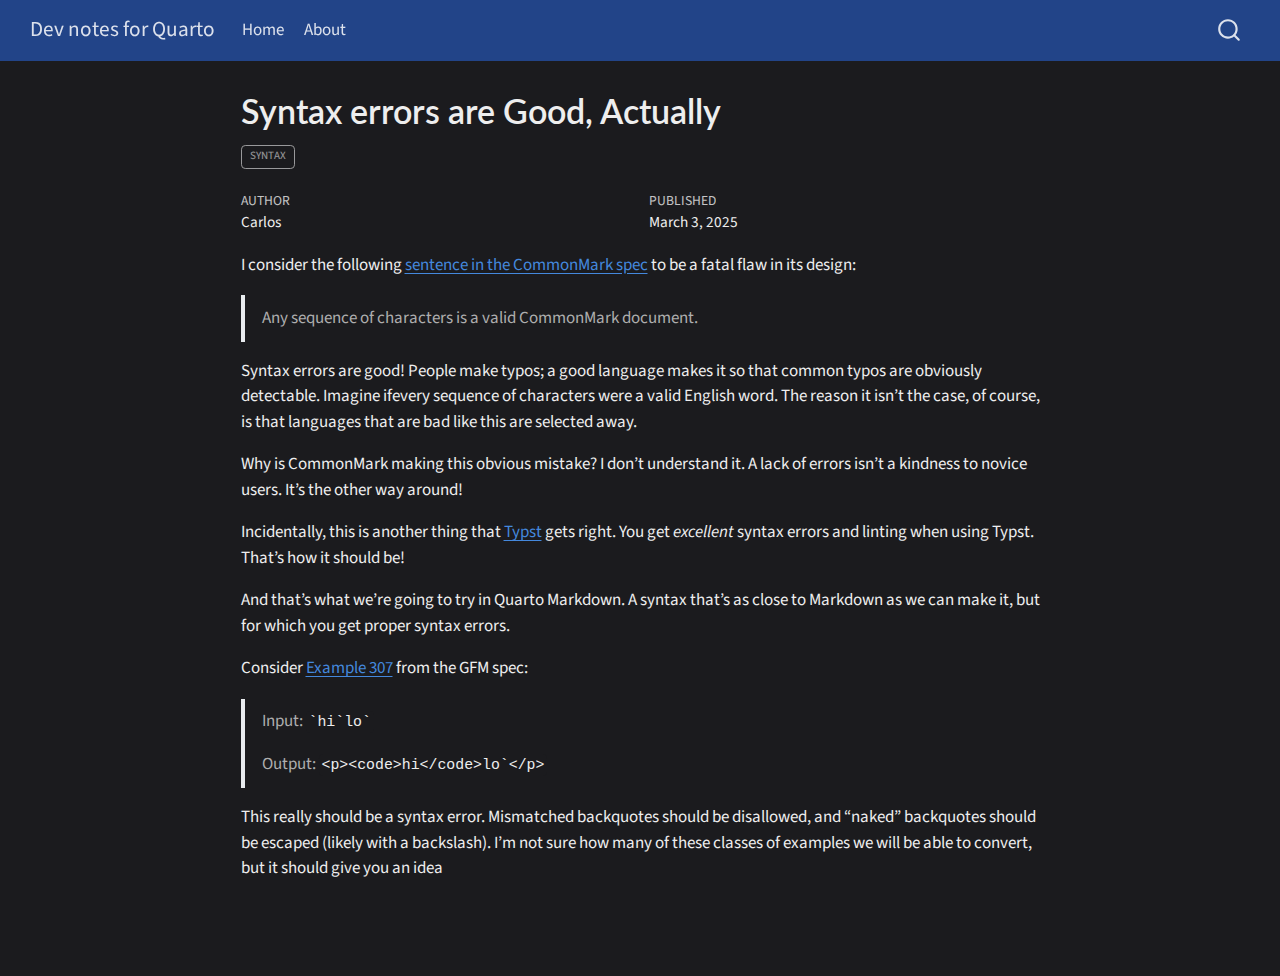
<file: posts/2025-03-02/index.html>
<!DOCTYPE html>
<html xmlns="http://www.w3.org/1999/xhtml" lang="en" xml:lang="en"><head>

<meta charset="utf-8">
<meta name="generator" content="quarto-1.6.42">

<meta name="viewport" content="width=device-width, initial-scale=1.0, user-scalable=yes">

<meta name="author" content="Carlos">
<meta name="dcterms.date" content="2025-03-03">

<title>Syntax errors are Good, Actually – Dev notes for Quarto</title>
<style>
code{white-space: pre-wrap;}
span.smallcaps{font-variant: small-caps;}
div.columns{display: flex; gap: min(4vw, 1.5em);}
div.column{flex: auto; overflow-x: auto;}
div.hanging-indent{margin-left: 1.5em; text-indent: -1.5em;}
ul.task-list{list-style: none;}
ul.task-list li input[type="checkbox"] {
  width: 0.8em;
  margin: 0 0.8em 0.2em -1em; /* quarto-specific, see https://github.com/quarto-dev/quarto-cli/issues/4556 */ 
  vertical-align: middle;
}
</style>


<script src="../../site_libs/quarto-nav/quarto-nav.js"></script>
<script src="../../site_libs/quarto-nav/headroom.min.js"></script>
<script src="../../site_libs/clipboard/clipboard.min.js"></script>
<script src="../../site_libs/quarto-search/autocomplete.umd.js"></script>
<script src="../../site_libs/quarto-search/fuse.min.js"></script>
<script src="../../site_libs/quarto-search/quarto-search.js"></script>
<meta name="quarto:offset" content="../../">
<script src="../../site_libs/quarto-html/quarto.js"></script>
<script src="../../site_libs/quarto-html/popper.min.js"></script>
<script src="../../site_libs/quarto-html/tippy.umd.min.js"></script>
<script src="../../site_libs/quarto-html/anchor.min.js"></script>
<link href="../../site_libs/quarto-html/tippy.css" rel="stylesheet">
<link href="../../site_libs/quarto-html/quarto-syntax-highlighting-dark-b53751a350365c71b6c909e95f209ed1.css" rel="stylesheet" id="quarto-text-highlighting-styles">
<script src="../../site_libs/bootstrap/bootstrap.min.js"></script>
<link href="../../site_libs/bootstrap/bootstrap-icons.css" rel="stylesheet">
<link href="../../site_libs/bootstrap/bootstrap-dcaaa1103ebaa9844266f4cfc3a62212.min.css" rel="stylesheet" append-hash="true" id="quarto-bootstrap" data-mode="dark">
<script id="quarto-search-options" type="application/json">{
  "location": "navbar",
  "copy-button": false,
  "collapse-after": 3,
  "panel-placement": "end",
  "type": "overlay",
  "limit": 50,
  "keyboard-shortcut": [
    "f",
    "/",
    "s"
  ],
  "show-item-context": false,
  "language": {
    "search-no-results-text": "No results",
    "search-matching-documents-text": "matching documents",
    "search-copy-link-title": "Copy link to search",
    "search-hide-matches-text": "Hide additional matches",
    "search-more-match-text": "more match in this document",
    "search-more-matches-text": "more matches in this document",
    "search-clear-button-title": "Clear",
    "search-text-placeholder": "",
    "search-detached-cancel-button-title": "Cancel",
    "search-submit-button-title": "Submit",
    "search-label": "Search"
  }
}</script>


<link rel="stylesheet" href="../../styles.css">
</head>

<body class="nav-fixed fullcontent">

<div id="quarto-search-results"></div>
  <header id="quarto-header" class="headroom fixed-top">
    <nav class="navbar navbar-expand-lg " data-bs-theme="dark">
      <div class="navbar-container container-fluid">
      <div class="navbar-brand-container mx-auto">
    <a class="navbar-brand" href="../../index.html">
    <span class="navbar-title">Dev notes for Quarto</span>
    </a>
  </div>
            <div id="quarto-search" class="" title="Search"></div>
          <button class="navbar-toggler" type="button" data-bs-toggle="collapse" data-bs-target="#navbarCollapse" aria-controls="navbarCollapse" role="menu" aria-expanded="false" aria-label="Toggle navigation" onclick="if (window.quartoToggleHeadroom) { window.quartoToggleHeadroom(); }">
  <span class="navbar-toggler-icon"></span>
</button>
          <div class="collapse navbar-collapse" id="navbarCollapse">
            <ul class="navbar-nav navbar-nav-scroll me-auto">
  <li class="nav-item">
    <a class="nav-link" href="../../index.html"> 
<span class="menu-text">Home</span></a>
  </li>  
  <li class="nav-item">
    <a class="nav-link" href="../../about.html"> 
<span class="menu-text">About</span></a>
  </li>  
</ul>
          </div> <!-- /navcollapse -->
            <div class="quarto-navbar-tools">
</div>
      </div> <!-- /container-fluid -->
    </nav>
</header>
<!-- content -->
<div id="quarto-content" class="quarto-container page-columns page-rows-contents page-layout-article page-navbar">
<!-- sidebar -->
<!-- margin-sidebar -->
    
<!-- main -->
<main class="content" id="quarto-document-content">

<header id="title-block-header" class="quarto-title-block default">
<div class="quarto-title">
<h1 class="title">Syntax errors are Good, Actually</h1>
  <div class="quarto-categories">
    <div class="quarto-category">syntax</div>
  </div>
  </div>



<div class="quarto-title-meta">

    <div>
    <div class="quarto-title-meta-heading">Author</div>
    <div class="quarto-title-meta-contents">
             <p>Carlos </p>
          </div>
  </div>
    
    <div>
    <div class="quarto-title-meta-heading">Published</div>
    <div class="quarto-title-meta-contents">
      <p class="date">March 3, 2025</p>
    </div>
  </div>
  
    
  </div>
  


</header>


<p>I consider the following <a href="https://spec.commonmark.org/0.31.2/#preliminaries">sentence in the CommonMark spec</a> to be a fatal flaw in its design:</p>
<blockquote class="blockquote">
<p>Any sequence of characters is a valid CommonMark document.</p>
</blockquote>
<p>Syntax errors are good! People make typos; a good language makes it so that common typos are obviously detectable. Imagine ifevery sequence of characters were a valid English word. The reason it isn’t the case, of course, is that languages that are bad like this are selected away.</p>
<p>Why is CommonMark making this obvious mistake? I don’t understand it. A lack of errors isn’t a kindness to novice users. It’s the other way around!</p>
<p>Incidentally, this is another thing that <a href="https://typst.app/docs/">Typst</a> gets right. You get <em>excellent</em> syntax errors and linting when using Typst. That’s how it should be!</p>
<p>And that’s what we’re going to try in Quarto Markdown. A syntax that’s as close to Markdown as we can make it, but for which you get proper syntax errors.</p>
<p>Consider <a href="https://github.github.com/gfm/#example-307">Example 307</a> from the GFM spec:</p>
<blockquote class="blockquote">
<p>Input: <code>`hi`lo`</code></p>
<p>Output: <code>&lt;p&gt;&lt;code&gt;hi&lt;/code&gt;lo`&lt;/p&gt;</code></p>
</blockquote>
<p>This really should be a syntax error. Mismatched backquotes should be disallowed, and “naked” backquotes should be escaped (likely with a backslash). I’m not sure how many of these classes of examples we will be able to convert, but it should give you an idea</p>



</main> <!-- /main -->
<script id="quarto-html-after-body" type="application/javascript">
window.document.addEventListener("DOMContentLoaded", function (event) {
  const toggleBodyColorMode = (bsSheetEl) => {
    const mode = bsSheetEl.getAttribute("data-mode");
    const bodyEl = window.document.querySelector("body");
    if (mode === "dark") {
      bodyEl.classList.add("quarto-dark");
      bodyEl.classList.remove("quarto-light");
    } else {
      bodyEl.classList.add("quarto-light");
      bodyEl.classList.remove("quarto-dark");
    }
  }
  const toggleBodyColorPrimary = () => {
    const bsSheetEl = window.document.querySelector("link#quarto-bootstrap");
    if (bsSheetEl) {
      toggleBodyColorMode(bsSheetEl);
    }
  }
  toggleBodyColorPrimary();  
  const icon = "";
  const anchorJS = new window.AnchorJS();
  anchorJS.options = {
    placement: 'right',
    icon: icon
  };
  anchorJS.add('.anchored');
  const isCodeAnnotation = (el) => {
    for (const clz of el.classList) {
      if (clz.startsWith('code-annotation-')) {                     
        return true;
      }
    }
    return false;
  }
  const onCopySuccess = function(e) {
    // button target
    const button = e.trigger;
    // don't keep focus
    button.blur();
    // flash "checked"
    button.classList.add('code-copy-button-checked');
    var currentTitle = button.getAttribute("title");
    button.setAttribute("title", "Copied!");
    let tooltip;
    if (window.bootstrap) {
      button.setAttribute("data-bs-toggle", "tooltip");
      button.setAttribute("data-bs-placement", "left");
      button.setAttribute("data-bs-title", "Copied!");
      tooltip = new bootstrap.Tooltip(button, 
        { trigger: "manual", 
          customClass: "code-copy-button-tooltip",
          offset: [0, -8]});
      tooltip.show();    
    }
    setTimeout(function() {
      if (tooltip) {
        tooltip.hide();
        button.removeAttribute("data-bs-title");
        button.removeAttribute("data-bs-toggle");
        button.removeAttribute("data-bs-placement");
      }
      button.setAttribute("title", currentTitle);
      button.classList.remove('code-copy-button-checked');
    }, 1000);
    // clear code selection
    e.clearSelection();
  }
  const getTextToCopy = function(trigger) {
      const codeEl = trigger.previousElementSibling.cloneNode(true);
      for (const childEl of codeEl.children) {
        if (isCodeAnnotation(childEl)) {
          childEl.remove();
        }
      }
      return codeEl.innerText;
  }
  const clipboard = new window.ClipboardJS('.code-copy-button:not([data-in-quarto-modal])', {
    text: getTextToCopy
  });
  clipboard.on('success', onCopySuccess);
  if (window.document.getElementById('quarto-embedded-source-code-modal')) {
    const clipboardModal = new window.ClipboardJS('.code-copy-button[data-in-quarto-modal]', {
      text: getTextToCopy,
      container: window.document.getElementById('quarto-embedded-source-code-modal')
    });
    clipboardModal.on('success', onCopySuccess);
  }
    var localhostRegex = new RegExp(/^(?:http|https):\/\/localhost\:?[0-9]*\//);
    var mailtoRegex = new RegExp(/^mailto:/);
      var filterRegex = new RegExp("https:\/\/quarto-dev\.github\.io\/dev-notes\/");
    var isInternal = (href) => {
        return filterRegex.test(href) || localhostRegex.test(href) || mailtoRegex.test(href);
    }
    // Inspect non-navigation links and adorn them if external
 	var links = window.document.querySelectorAll('a[href]:not(.nav-link):not(.navbar-brand):not(.toc-action):not(.sidebar-link):not(.sidebar-item-toggle):not(.pagination-link):not(.no-external):not([aria-hidden]):not(.dropdown-item):not(.quarto-navigation-tool):not(.about-link)');
    for (var i=0; i<links.length; i++) {
      const link = links[i];
      if (!isInternal(link.href)) {
        // undo the damage that might have been done by quarto-nav.js in the case of
        // links that we want to consider external
        if (link.dataset.originalHref !== undefined) {
          link.href = link.dataset.originalHref;
        }
      }
    }
  function tippyHover(el, contentFn, onTriggerFn, onUntriggerFn) {
    const config = {
      allowHTML: true,
      maxWidth: 500,
      delay: 100,
      arrow: false,
      appendTo: function(el) {
          return el.parentElement;
      },
      interactive: true,
      interactiveBorder: 10,
      theme: 'quarto',
      placement: 'bottom-start',
    };
    if (contentFn) {
      config.content = contentFn;
    }
    if (onTriggerFn) {
      config.onTrigger = onTriggerFn;
    }
    if (onUntriggerFn) {
      config.onUntrigger = onUntriggerFn;
    }
    window.tippy(el, config); 
  }
  const noterefs = window.document.querySelectorAll('a[role="doc-noteref"]');
  for (var i=0; i<noterefs.length; i++) {
    const ref = noterefs[i];
    tippyHover(ref, function() {
      // use id or data attribute instead here
      let href = ref.getAttribute('data-footnote-href') || ref.getAttribute('href');
      try { href = new URL(href).hash; } catch {}
      const id = href.replace(/^#\/?/, "");
      const note = window.document.getElementById(id);
      if (note) {
        return note.innerHTML;
      } else {
        return "";
      }
    });
  }
  const xrefs = window.document.querySelectorAll('a.quarto-xref');
  const processXRef = (id, note) => {
    // Strip column container classes
    const stripColumnClz = (el) => {
      el.classList.remove("page-full", "page-columns");
      if (el.children) {
        for (const child of el.children) {
          stripColumnClz(child);
        }
      }
    }
    stripColumnClz(note)
    if (id === null || id.startsWith('sec-')) {
      // Special case sections, only their first couple elements
      const container = document.createElement("div");
      if (note.children && note.children.length > 2) {
        container.appendChild(note.children[0].cloneNode(true));
        for (let i = 1; i < note.children.length; i++) {
          const child = note.children[i];
          if (child.tagName === "P" && child.innerText === "") {
            continue;
          } else {
            container.appendChild(child.cloneNode(true));
            break;
          }
        }
        if (window.Quarto?.typesetMath) {
          window.Quarto.typesetMath(container);
        }
        return container.innerHTML
      } else {
        if (window.Quarto?.typesetMath) {
          window.Quarto.typesetMath(note);
        }
        return note.innerHTML;
      }
    } else {
      // Remove any anchor links if they are present
      const anchorLink = note.querySelector('a.anchorjs-link');
      if (anchorLink) {
        anchorLink.remove();
      }
      if (window.Quarto?.typesetMath) {
        window.Quarto.typesetMath(note);
      }
      if (note.classList.contains("callout")) {
        return note.outerHTML;
      } else {
        return note.innerHTML;
      }
    }
  }
  for (var i=0; i<xrefs.length; i++) {
    const xref = xrefs[i];
    tippyHover(xref, undefined, function(instance) {
      instance.disable();
      let url = xref.getAttribute('href');
      let hash = undefined; 
      if (url.startsWith('#')) {
        hash = url;
      } else {
        try { hash = new URL(url).hash; } catch {}
      }
      if (hash) {
        const id = hash.replace(/^#\/?/, "");
        const note = window.document.getElementById(id);
        if (note !== null) {
          try {
            const html = processXRef(id, note.cloneNode(true));
            instance.setContent(html);
          } finally {
            instance.enable();
            instance.show();
          }
        } else {
          // See if we can fetch this
          fetch(url.split('#')[0])
          .then(res => res.text())
          .then(html => {
            const parser = new DOMParser();
            const htmlDoc = parser.parseFromString(html, "text/html");
            const note = htmlDoc.getElementById(id);
            if (note !== null) {
              const html = processXRef(id, note);
              instance.setContent(html);
            } 
          }).finally(() => {
            instance.enable();
            instance.show();
          });
        }
      } else {
        // See if we can fetch a full url (with no hash to target)
        // This is a special case and we should probably do some content thinning / targeting
        fetch(url)
        .then(res => res.text())
        .then(html => {
          const parser = new DOMParser();
          const htmlDoc = parser.parseFromString(html, "text/html");
          const note = htmlDoc.querySelector('main.content');
          if (note !== null) {
            // This should only happen for chapter cross references
            // (since there is no id in the URL)
            // remove the first header
            if (note.children.length > 0 && note.children[0].tagName === "HEADER") {
              note.children[0].remove();
            }
            const html = processXRef(null, note);
            instance.setContent(html);
          } 
        }).finally(() => {
          instance.enable();
          instance.show();
        });
      }
    }, function(instance) {
    });
  }
      let selectedAnnoteEl;
      const selectorForAnnotation = ( cell, annotation) => {
        let cellAttr = 'data-code-cell="' + cell + '"';
        let lineAttr = 'data-code-annotation="' +  annotation + '"';
        const selector = 'span[' + cellAttr + '][' + lineAttr + ']';
        return selector;
      }
      const selectCodeLines = (annoteEl) => {
        const doc = window.document;
        const targetCell = annoteEl.getAttribute("data-target-cell");
        const targetAnnotation = annoteEl.getAttribute("data-target-annotation");
        const annoteSpan = window.document.querySelector(selectorForAnnotation(targetCell, targetAnnotation));
        const lines = annoteSpan.getAttribute("data-code-lines").split(",");
        const lineIds = lines.map((line) => {
          return targetCell + "-" + line;
        })
        let top = null;
        let height = null;
        let parent = null;
        if (lineIds.length > 0) {
            //compute the position of the single el (top and bottom and make a div)
            const el = window.document.getElementById(lineIds[0]);
            top = el.offsetTop;
            height = el.offsetHeight;
            parent = el.parentElement.parentElement;
          if (lineIds.length > 1) {
            const lastEl = window.document.getElementById(lineIds[lineIds.length - 1]);
            const bottom = lastEl.offsetTop + lastEl.offsetHeight;
            height = bottom - top;
          }
          if (top !== null && height !== null && parent !== null) {
            // cook up a div (if necessary) and position it 
            let div = window.document.getElementById("code-annotation-line-highlight");
            if (div === null) {
              div = window.document.createElement("div");
              div.setAttribute("id", "code-annotation-line-highlight");
              div.style.position = 'absolute';
              parent.appendChild(div);
            }
            div.style.top = top - 2 + "px";
            div.style.height = height + 4 + "px";
            div.style.left = 0;
            let gutterDiv = window.document.getElementById("code-annotation-line-highlight-gutter");
            if (gutterDiv === null) {
              gutterDiv = window.document.createElement("div");
              gutterDiv.setAttribute("id", "code-annotation-line-highlight-gutter");
              gutterDiv.style.position = 'absolute';
              const codeCell = window.document.getElementById(targetCell);
              const gutter = codeCell.querySelector('.code-annotation-gutter');
              gutter.appendChild(gutterDiv);
            }
            gutterDiv.style.top = top - 2 + "px";
            gutterDiv.style.height = height + 4 + "px";
          }
          selectedAnnoteEl = annoteEl;
        }
      };
      const unselectCodeLines = () => {
        const elementsIds = ["code-annotation-line-highlight", "code-annotation-line-highlight-gutter"];
        elementsIds.forEach((elId) => {
          const div = window.document.getElementById(elId);
          if (div) {
            div.remove();
          }
        });
        selectedAnnoteEl = undefined;
      };
        // Handle positioning of the toggle
    window.addEventListener(
      "resize",
      throttle(() => {
        elRect = undefined;
        if (selectedAnnoteEl) {
          selectCodeLines(selectedAnnoteEl);
        }
      }, 10)
    );
    function throttle(fn, ms) {
    let throttle = false;
    let timer;
      return (...args) => {
        if(!throttle) { // first call gets through
            fn.apply(this, args);
            throttle = true;
        } else { // all the others get throttled
            if(timer) clearTimeout(timer); // cancel #2
            timer = setTimeout(() => {
              fn.apply(this, args);
              timer = throttle = false;
            }, ms);
        }
      };
    }
      // Attach click handler to the DT
      const annoteDls = window.document.querySelectorAll('dt[data-target-cell]');
      for (const annoteDlNode of annoteDls) {
        annoteDlNode.addEventListener('click', (event) => {
          const clickedEl = event.target;
          if (clickedEl !== selectedAnnoteEl) {
            unselectCodeLines();
            const activeEl = window.document.querySelector('dt[data-target-cell].code-annotation-active');
            if (activeEl) {
              activeEl.classList.remove('code-annotation-active');
            }
            selectCodeLines(clickedEl);
            clickedEl.classList.add('code-annotation-active');
          } else {
            // Unselect the line
            unselectCodeLines();
            clickedEl.classList.remove('code-annotation-active');
          }
        });
      }
  const findCites = (el) => {
    const parentEl = el.parentElement;
    if (parentEl) {
      const cites = parentEl.dataset.cites;
      if (cites) {
        return {
          el,
          cites: cites.split(' ')
        };
      } else {
        return findCites(el.parentElement)
      }
    } else {
      return undefined;
    }
  };
  var bibliorefs = window.document.querySelectorAll('a[role="doc-biblioref"]');
  for (var i=0; i<bibliorefs.length; i++) {
    const ref = bibliorefs[i];
    const citeInfo = findCites(ref);
    if (citeInfo) {
      tippyHover(citeInfo.el, function() {
        var popup = window.document.createElement('div');
        citeInfo.cites.forEach(function(cite) {
          var citeDiv = window.document.createElement('div');
          citeDiv.classList.add('hanging-indent');
          citeDiv.classList.add('csl-entry');
          var biblioDiv = window.document.getElementById('ref-' + cite);
          if (biblioDiv) {
            citeDiv.innerHTML = biblioDiv.innerHTML;
          }
          popup.appendChild(citeDiv);
        });
        return popup.innerHTML;
      });
    }
  }
});
</script>
</div> <!-- /content -->




</body></html>
</file>
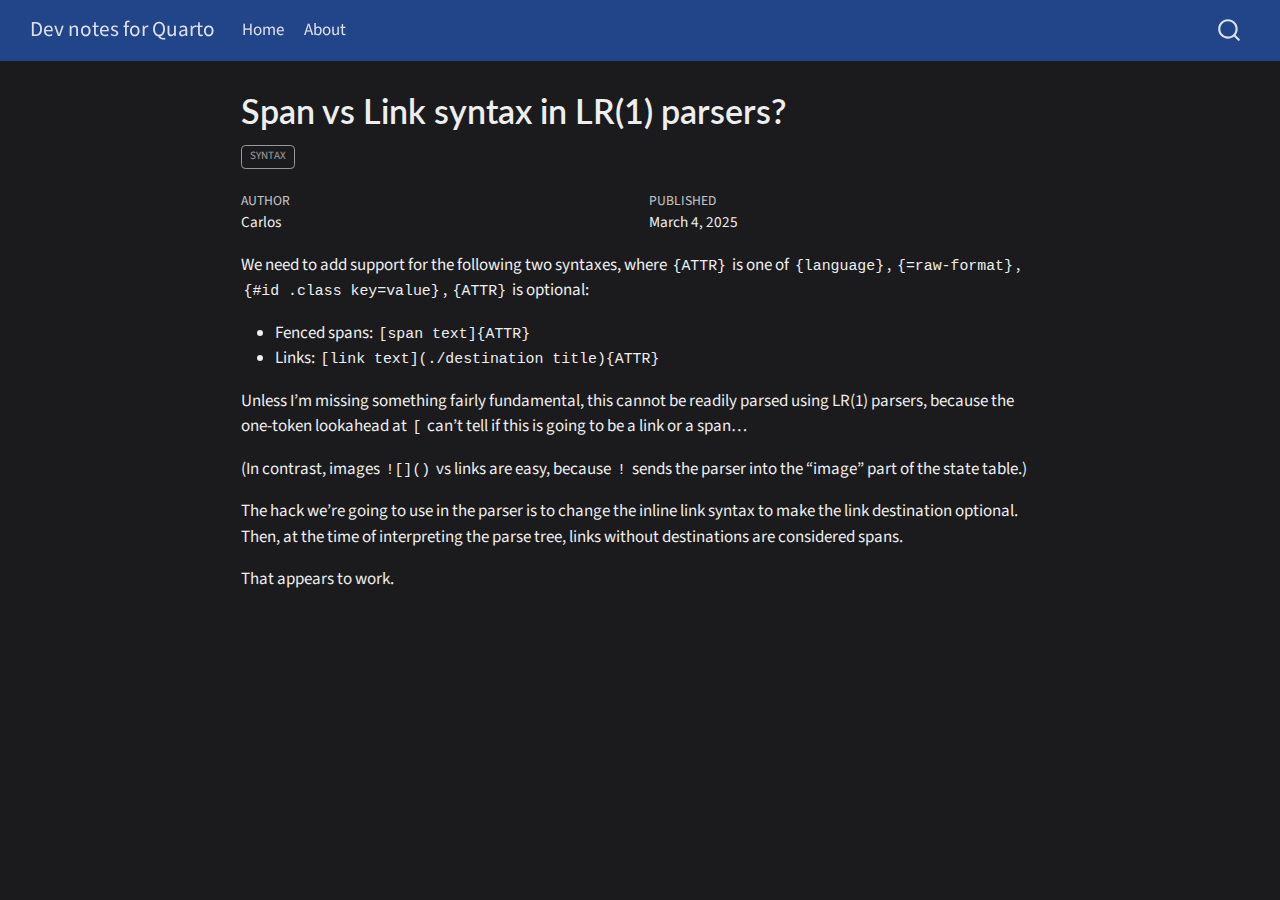
<file: posts/2025-03-04/index.html>
<!DOCTYPE html>
<html xmlns="http://www.w3.org/1999/xhtml" lang="en" xml:lang="en"><head>

<meta charset="utf-8">
<meta name="generator" content="quarto-1.6.42">

<meta name="viewport" content="width=device-width, initial-scale=1.0, user-scalable=yes">

<meta name="author" content="Carlos">
<meta name="dcterms.date" content="2025-03-04">

<title>Span vs Link syntax in LR(1) parsers? – Dev notes for Quarto</title>
<style>
code{white-space: pre-wrap;}
span.smallcaps{font-variant: small-caps;}
div.columns{display: flex; gap: min(4vw, 1.5em);}
div.column{flex: auto; overflow-x: auto;}
div.hanging-indent{margin-left: 1.5em; text-indent: -1.5em;}
ul.task-list{list-style: none;}
ul.task-list li input[type="checkbox"] {
  width: 0.8em;
  margin: 0 0.8em 0.2em -1em; /* quarto-specific, see https://github.com/quarto-dev/quarto-cli/issues/4556 */ 
  vertical-align: middle;
}
</style>


<script src="../../site_libs/quarto-nav/quarto-nav.js"></script>
<script src="../../site_libs/quarto-nav/headroom.min.js"></script>
<script src="../../site_libs/clipboard/clipboard.min.js"></script>
<script src="../../site_libs/quarto-search/autocomplete.umd.js"></script>
<script src="../../site_libs/quarto-search/fuse.min.js"></script>
<script src="../../site_libs/quarto-search/quarto-search.js"></script>
<meta name="quarto:offset" content="../../">
<script src="../../site_libs/quarto-html/quarto.js"></script>
<script src="../../site_libs/quarto-html/popper.min.js"></script>
<script src="../../site_libs/quarto-html/tippy.umd.min.js"></script>
<script src="../../site_libs/quarto-html/anchor.min.js"></script>
<link href="../../site_libs/quarto-html/tippy.css" rel="stylesheet">
<link href="../../site_libs/quarto-html/quarto-syntax-highlighting-dark-b53751a350365c71b6c909e95f209ed1.css" rel="stylesheet" id="quarto-text-highlighting-styles">
<script src="../../site_libs/bootstrap/bootstrap.min.js"></script>
<link href="../../site_libs/bootstrap/bootstrap-icons.css" rel="stylesheet">
<link href="../../site_libs/bootstrap/bootstrap-dcaaa1103ebaa9844266f4cfc3a62212.min.css" rel="stylesheet" append-hash="true" id="quarto-bootstrap" data-mode="dark">
<script id="quarto-search-options" type="application/json">{
  "location": "navbar",
  "copy-button": false,
  "collapse-after": 3,
  "panel-placement": "end",
  "type": "overlay",
  "limit": 50,
  "keyboard-shortcut": [
    "f",
    "/",
    "s"
  ],
  "show-item-context": false,
  "language": {
    "search-no-results-text": "No results",
    "search-matching-documents-text": "matching documents",
    "search-copy-link-title": "Copy link to search",
    "search-hide-matches-text": "Hide additional matches",
    "search-more-match-text": "more match in this document",
    "search-more-matches-text": "more matches in this document",
    "search-clear-button-title": "Clear",
    "search-text-placeholder": "",
    "search-detached-cancel-button-title": "Cancel",
    "search-submit-button-title": "Submit",
    "search-label": "Search"
  }
}</script>


<link rel="stylesheet" href="../../styles.css">
</head>

<body class="nav-fixed fullcontent">

<div id="quarto-search-results"></div>
  <header id="quarto-header" class="headroom fixed-top">
    <nav class="navbar navbar-expand-lg " data-bs-theme="dark">
      <div class="navbar-container container-fluid">
      <div class="navbar-brand-container mx-auto">
    <a class="navbar-brand" href="../../index.html">
    <span class="navbar-title">Dev notes for Quarto</span>
    </a>
  </div>
            <div id="quarto-search" class="" title="Search"></div>
          <button class="navbar-toggler" type="button" data-bs-toggle="collapse" data-bs-target="#navbarCollapse" aria-controls="navbarCollapse" role="menu" aria-expanded="false" aria-label="Toggle navigation" onclick="if (window.quartoToggleHeadroom) { window.quartoToggleHeadroom(); }">
  <span class="navbar-toggler-icon"></span>
</button>
          <div class="collapse navbar-collapse" id="navbarCollapse">
            <ul class="navbar-nav navbar-nav-scroll me-auto">
  <li class="nav-item">
    <a class="nav-link" href="../../index.html"> 
<span class="menu-text">Home</span></a>
  </li>  
  <li class="nav-item">
    <a class="nav-link" href="../../about.html"> 
<span class="menu-text">About</span></a>
  </li>  
</ul>
          </div> <!-- /navcollapse -->
            <div class="quarto-navbar-tools">
</div>
      </div> <!-- /container-fluid -->
    </nav>
</header>
<!-- content -->
<div id="quarto-content" class="quarto-container page-columns page-rows-contents page-layout-article page-navbar">
<!-- sidebar -->
<!-- margin-sidebar -->
    
<!-- main -->
<main class="content" id="quarto-document-content">

<header id="title-block-header" class="quarto-title-block default">
<div class="quarto-title">
<h1 class="title">Span vs Link syntax in LR(1) parsers?</h1>
  <div class="quarto-categories">
    <div class="quarto-category">syntax</div>
  </div>
  </div>



<div class="quarto-title-meta">

    <div>
    <div class="quarto-title-meta-heading">Author</div>
    <div class="quarto-title-meta-contents">
             <p>Carlos </p>
          </div>
  </div>
    
    <div>
    <div class="quarto-title-meta-heading">Published</div>
    <div class="quarto-title-meta-contents">
      <p class="date">March 4, 2025</p>
    </div>
  </div>
  
    
  </div>
  


</header>


<p>We need to add support for the following two syntaxes, where <code>{ATTR}</code> is one of <code>{language}</code>, <code>{=raw-format}</code>, <code>{#id .class key=value}</code>, <code>{ATTR}</code> is optional:</p>
<ul>
<li>Fenced spans: <code>[span text]{ATTR}</code></li>
<li>Links: <code>[link text](./destination title){ATTR}</code></li>
</ul>
<p>Unless I’m missing something fairly fundamental, this cannot be readily parsed using LR(1) parsers, because the one-token lookahead at <code>[</code> can’t tell if this is going to be a link or a span…</p>
<p>(In contrast, images <code>![]()</code> vs links are easy, because <code>!</code> sends the parser into the “image” part of the state table.)</p>
<p>The hack we’re going to use in the parser is to change the inline link syntax to make the link destination optional. Then, at the time of interpreting the parse tree, links without destinations are considered spans.</p>
<p>That appears to work.</p>



</main> <!-- /main -->
<script id="quarto-html-after-body" type="application/javascript">
window.document.addEventListener("DOMContentLoaded", function (event) {
  const toggleBodyColorMode = (bsSheetEl) => {
    const mode = bsSheetEl.getAttribute("data-mode");
    const bodyEl = window.document.querySelector("body");
    if (mode === "dark") {
      bodyEl.classList.add("quarto-dark");
      bodyEl.classList.remove("quarto-light");
    } else {
      bodyEl.classList.add("quarto-light");
      bodyEl.classList.remove("quarto-dark");
    }
  }
  const toggleBodyColorPrimary = () => {
    const bsSheetEl = window.document.querySelector("link#quarto-bootstrap");
    if (bsSheetEl) {
      toggleBodyColorMode(bsSheetEl);
    }
  }
  toggleBodyColorPrimary();  
  const icon = "";
  const anchorJS = new window.AnchorJS();
  anchorJS.options = {
    placement: 'right',
    icon: icon
  };
  anchorJS.add('.anchored');
  const isCodeAnnotation = (el) => {
    for (const clz of el.classList) {
      if (clz.startsWith('code-annotation-')) {                     
        return true;
      }
    }
    return false;
  }
  const onCopySuccess = function(e) {
    // button target
    const button = e.trigger;
    // don't keep focus
    button.blur();
    // flash "checked"
    button.classList.add('code-copy-button-checked');
    var currentTitle = button.getAttribute("title");
    button.setAttribute("title", "Copied!");
    let tooltip;
    if (window.bootstrap) {
      button.setAttribute("data-bs-toggle", "tooltip");
      button.setAttribute("data-bs-placement", "left");
      button.setAttribute("data-bs-title", "Copied!");
      tooltip = new bootstrap.Tooltip(button, 
        { trigger: "manual", 
          customClass: "code-copy-button-tooltip",
          offset: [0, -8]});
      tooltip.show();    
    }
    setTimeout(function() {
      if (tooltip) {
        tooltip.hide();
        button.removeAttribute("data-bs-title");
        button.removeAttribute("data-bs-toggle");
        button.removeAttribute("data-bs-placement");
      }
      button.setAttribute("title", currentTitle);
      button.classList.remove('code-copy-button-checked');
    }, 1000);
    // clear code selection
    e.clearSelection();
  }
  const getTextToCopy = function(trigger) {
      const codeEl = trigger.previousElementSibling.cloneNode(true);
      for (const childEl of codeEl.children) {
        if (isCodeAnnotation(childEl)) {
          childEl.remove();
        }
      }
      return codeEl.innerText;
  }
  const clipboard = new window.ClipboardJS('.code-copy-button:not([data-in-quarto-modal])', {
    text: getTextToCopy
  });
  clipboard.on('success', onCopySuccess);
  if (window.document.getElementById('quarto-embedded-source-code-modal')) {
    const clipboardModal = new window.ClipboardJS('.code-copy-button[data-in-quarto-modal]', {
      text: getTextToCopy,
      container: window.document.getElementById('quarto-embedded-source-code-modal')
    });
    clipboardModal.on('success', onCopySuccess);
  }
    var localhostRegex = new RegExp(/^(?:http|https):\/\/localhost\:?[0-9]*\//);
    var mailtoRegex = new RegExp(/^mailto:/);
      var filterRegex = new RegExp("https:\/\/quarto-dev\.github\.io\/dev-notes\/");
    var isInternal = (href) => {
        return filterRegex.test(href) || localhostRegex.test(href) || mailtoRegex.test(href);
    }
    // Inspect non-navigation links and adorn them if external
 	var links = window.document.querySelectorAll('a[href]:not(.nav-link):not(.navbar-brand):not(.toc-action):not(.sidebar-link):not(.sidebar-item-toggle):not(.pagination-link):not(.no-external):not([aria-hidden]):not(.dropdown-item):not(.quarto-navigation-tool):not(.about-link)');
    for (var i=0; i<links.length; i++) {
      const link = links[i];
      if (!isInternal(link.href)) {
        // undo the damage that might have been done by quarto-nav.js in the case of
        // links that we want to consider external
        if (link.dataset.originalHref !== undefined) {
          link.href = link.dataset.originalHref;
        }
      }
    }
  function tippyHover(el, contentFn, onTriggerFn, onUntriggerFn) {
    const config = {
      allowHTML: true,
      maxWidth: 500,
      delay: 100,
      arrow: false,
      appendTo: function(el) {
          return el.parentElement;
      },
      interactive: true,
      interactiveBorder: 10,
      theme: 'quarto',
      placement: 'bottom-start',
    };
    if (contentFn) {
      config.content = contentFn;
    }
    if (onTriggerFn) {
      config.onTrigger = onTriggerFn;
    }
    if (onUntriggerFn) {
      config.onUntrigger = onUntriggerFn;
    }
    window.tippy(el, config); 
  }
  const noterefs = window.document.querySelectorAll('a[role="doc-noteref"]');
  for (var i=0; i<noterefs.length; i++) {
    const ref = noterefs[i];
    tippyHover(ref, function() {
      // use id or data attribute instead here
      let href = ref.getAttribute('data-footnote-href') || ref.getAttribute('href');
      try { href = new URL(href).hash; } catch {}
      const id = href.replace(/^#\/?/, "");
      const note = window.document.getElementById(id);
      if (note) {
        return note.innerHTML;
      } else {
        return "";
      }
    });
  }
  const xrefs = window.document.querySelectorAll('a.quarto-xref');
  const processXRef = (id, note) => {
    // Strip column container classes
    const stripColumnClz = (el) => {
      el.classList.remove("page-full", "page-columns");
      if (el.children) {
        for (const child of el.children) {
          stripColumnClz(child);
        }
      }
    }
    stripColumnClz(note)
    if (id === null || id.startsWith('sec-')) {
      // Special case sections, only their first couple elements
      const container = document.createElement("div");
      if (note.children && note.children.length > 2) {
        container.appendChild(note.children[0].cloneNode(true));
        for (let i = 1; i < note.children.length; i++) {
          const child = note.children[i];
          if (child.tagName === "P" && child.innerText === "") {
            continue;
          } else {
            container.appendChild(child.cloneNode(true));
            break;
          }
        }
        if (window.Quarto?.typesetMath) {
          window.Quarto.typesetMath(container);
        }
        return container.innerHTML
      } else {
        if (window.Quarto?.typesetMath) {
          window.Quarto.typesetMath(note);
        }
        return note.innerHTML;
      }
    } else {
      // Remove any anchor links if they are present
      const anchorLink = note.querySelector('a.anchorjs-link');
      if (anchorLink) {
        anchorLink.remove();
      }
      if (window.Quarto?.typesetMath) {
        window.Quarto.typesetMath(note);
      }
      if (note.classList.contains("callout")) {
        return note.outerHTML;
      } else {
        return note.innerHTML;
      }
    }
  }
  for (var i=0; i<xrefs.length; i++) {
    const xref = xrefs[i];
    tippyHover(xref, undefined, function(instance) {
      instance.disable();
      let url = xref.getAttribute('href');
      let hash = undefined; 
      if (url.startsWith('#')) {
        hash = url;
      } else {
        try { hash = new URL(url).hash; } catch {}
      }
      if (hash) {
        const id = hash.replace(/^#\/?/, "");
        const note = window.document.getElementById(id);
        if (note !== null) {
          try {
            const html = processXRef(id, note.cloneNode(true));
            instance.setContent(html);
          } finally {
            instance.enable();
            instance.show();
          }
        } else {
          // See if we can fetch this
          fetch(url.split('#')[0])
          .then(res => res.text())
          .then(html => {
            const parser = new DOMParser();
            const htmlDoc = parser.parseFromString(html, "text/html");
            const note = htmlDoc.getElementById(id);
            if (note !== null) {
              const html = processXRef(id, note);
              instance.setContent(html);
            } 
          }).finally(() => {
            instance.enable();
            instance.show();
          });
        }
      } else {
        // See if we can fetch a full url (with no hash to target)
        // This is a special case and we should probably do some content thinning / targeting
        fetch(url)
        .then(res => res.text())
        .then(html => {
          const parser = new DOMParser();
          const htmlDoc = parser.parseFromString(html, "text/html");
          const note = htmlDoc.querySelector('main.content');
          if (note !== null) {
            // This should only happen for chapter cross references
            // (since there is no id in the URL)
            // remove the first header
            if (note.children.length > 0 && note.children[0].tagName === "HEADER") {
              note.children[0].remove();
            }
            const html = processXRef(null, note);
            instance.setContent(html);
          } 
        }).finally(() => {
          instance.enable();
          instance.show();
        });
      }
    }, function(instance) {
    });
  }
      let selectedAnnoteEl;
      const selectorForAnnotation = ( cell, annotation) => {
        let cellAttr = 'data-code-cell="' + cell + '"';
        let lineAttr = 'data-code-annotation="' +  annotation + '"';
        const selector = 'span[' + cellAttr + '][' + lineAttr + ']';
        return selector;
      }
      const selectCodeLines = (annoteEl) => {
        const doc = window.document;
        const targetCell = annoteEl.getAttribute("data-target-cell");
        const targetAnnotation = annoteEl.getAttribute("data-target-annotation");
        const annoteSpan = window.document.querySelector(selectorForAnnotation(targetCell, targetAnnotation));
        const lines = annoteSpan.getAttribute("data-code-lines").split(",");
        const lineIds = lines.map((line) => {
          return targetCell + "-" + line;
        })
        let top = null;
        let height = null;
        let parent = null;
        if (lineIds.length > 0) {
            //compute the position of the single el (top and bottom and make a div)
            const el = window.document.getElementById(lineIds[0]);
            top = el.offsetTop;
            height = el.offsetHeight;
            parent = el.parentElement.parentElement;
          if (lineIds.length > 1) {
            const lastEl = window.document.getElementById(lineIds[lineIds.length - 1]);
            const bottom = lastEl.offsetTop + lastEl.offsetHeight;
            height = bottom - top;
          }
          if (top !== null && height !== null && parent !== null) {
            // cook up a div (if necessary) and position it 
            let div = window.document.getElementById("code-annotation-line-highlight");
            if (div === null) {
              div = window.document.createElement("div");
              div.setAttribute("id", "code-annotation-line-highlight");
              div.style.position = 'absolute';
              parent.appendChild(div);
            }
            div.style.top = top - 2 + "px";
            div.style.height = height + 4 + "px";
            div.style.left = 0;
            let gutterDiv = window.document.getElementById("code-annotation-line-highlight-gutter");
            if (gutterDiv === null) {
              gutterDiv = window.document.createElement("div");
              gutterDiv.setAttribute("id", "code-annotation-line-highlight-gutter");
              gutterDiv.style.position = 'absolute';
              const codeCell = window.document.getElementById(targetCell);
              const gutter = codeCell.querySelector('.code-annotation-gutter');
              gutter.appendChild(gutterDiv);
            }
            gutterDiv.style.top = top - 2 + "px";
            gutterDiv.style.height = height + 4 + "px";
          }
          selectedAnnoteEl = annoteEl;
        }
      };
      const unselectCodeLines = () => {
        const elementsIds = ["code-annotation-line-highlight", "code-annotation-line-highlight-gutter"];
        elementsIds.forEach((elId) => {
          const div = window.document.getElementById(elId);
          if (div) {
            div.remove();
          }
        });
        selectedAnnoteEl = undefined;
      };
        // Handle positioning of the toggle
    window.addEventListener(
      "resize",
      throttle(() => {
        elRect = undefined;
        if (selectedAnnoteEl) {
          selectCodeLines(selectedAnnoteEl);
        }
      }, 10)
    );
    function throttle(fn, ms) {
    let throttle = false;
    let timer;
      return (...args) => {
        if(!throttle) { // first call gets through
            fn.apply(this, args);
            throttle = true;
        } else { // all the others get throttled
            if(timer) clearTimeout(timer); // cancel #2
            timer = setTimeout(() => {
              fn.apply(this, args);
              timer = throttle = false;
            }, ms);
        }
      };
    }
      // Attach click handler to the DT
      const annoteDls = window.document.querySelectorAll('dt[data-target-cell]');
      for (const annoteDlNode of annoteDls) {
        annoteDlNode.addEventListener('click', (event) => {
          const clickedEl = event.target;
          if (clickedEl !== selectedAnnoteEl) {
            unselectCodeLines();
            const activeEl = window.document.querySelector('dt[data-target-cell].code-annotation-active');
            if (activeEl) {
              activeEl.classList.remove('code-annotation-active');
            }
            selectCodeLines(clickedEl);
            clickedEl.classList.add('code-annotation-active');
          } else {
            // Unselect the line
            unselectCodeLines();
            clickedEl.classList.remove('code-annotation-active');
          }
        });
      }
  const findCites = (el) => {
    const parentEl = el.parentElement;
    if (parentEl) {
      const cites = parentEl.dataset.cites;
      if (cites) {
        return {
          el,
          cites: cites.split(' ')
        };
      } else {
        return findCites(el.parentElement)
      }
    } else {
      return undefined;
    }
  };
  var bibliorefs = window.document.querySelectorAll('a[role="doc-biblioref"]');
  for (var i=0; i<bibliorefs.length; i++) {
    const ref = bibliorefs[i];
    const citeInfo = findCites(ref);
    if (citeInfo) {
      tippyHover(citeInfo.el, function() {
        var popup = window.document.createElement('div');
        citeInfo.cites.forEach(function(cite) {
          var citeDiv = window.document.createElement('div');
          citeDiv.classList.add('hanging-indent');
          citeDiv.classList.add('csl-entry');
          var biblioDiv = window.document.getElementById('ref-' + cite);
          if (biblioDiv) {
            citeDiv.innerHTML = biblioDiv.innerHTML;
          }
          popup.appendChild(citeDiv);
        });
        return popup.innerHTML;
      });
    }
  }
});
</script>
</div> <!-- /content -->




</body></html>
</file>
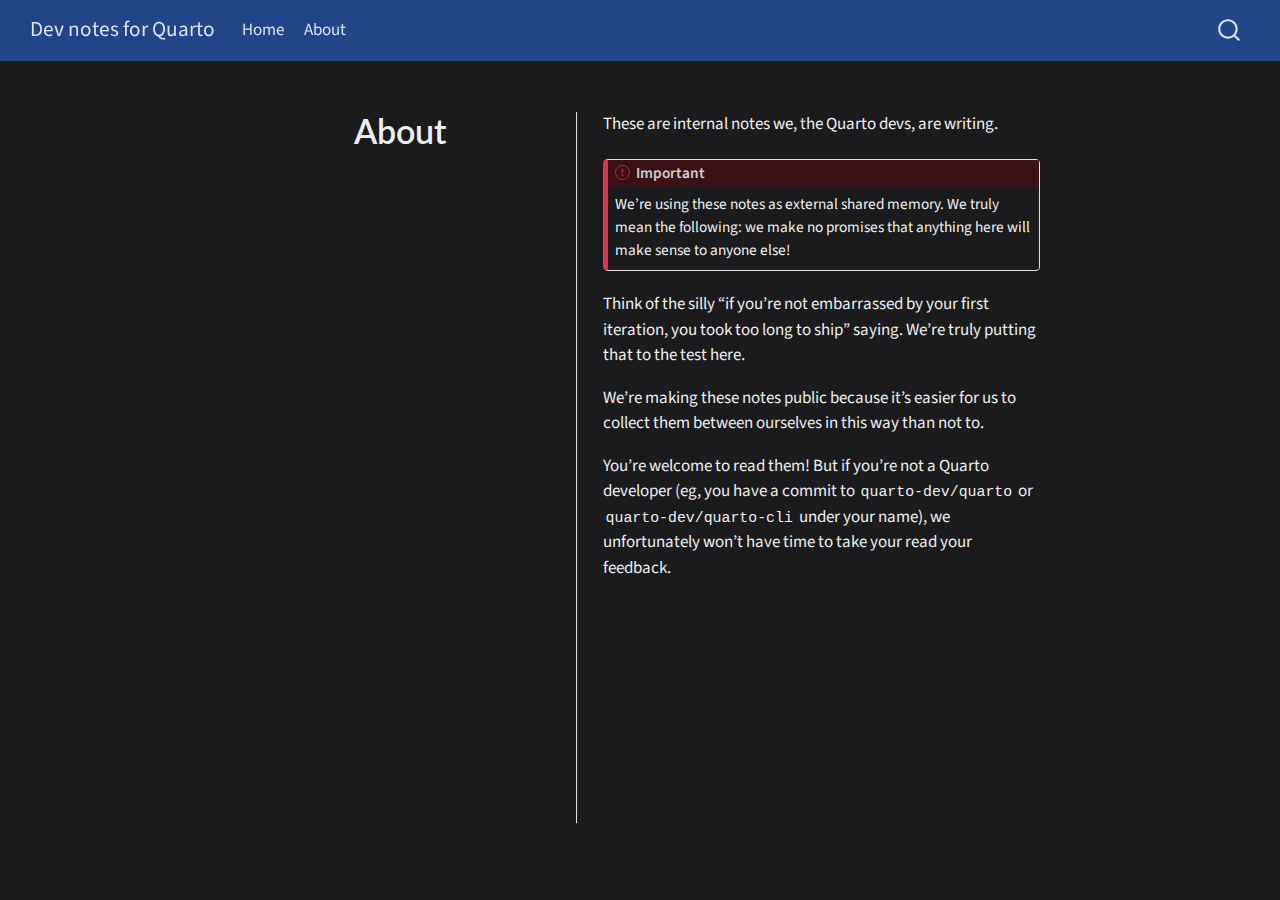
<file: about.html>
<!DOCTYPE html>
<html xmlns="http://www.w3.org/1999/xhtml" lang="en" xml:lang="en"><head>

<meta charset="utf-8">
<meta name="generator" content="quarto-1.6.42">

<meta name="viewport" content="width=device-width, initial-scale=1.0, user-scalable=yes">


<title>About – Dev notes for Quarto</title>
<style>
code{white-space: pre-wrap;}
span.smallcaps{font-variant: small-caps;}
div.columns{display: flex; gap: min(4vw, 1.5em);}
div.column{flex: auto; overflow-x: auto;}
div.hanging-indent{margin-left: 1.5em; text-indent: -1.5em;}
ul.task-list{list-style: none;}
ul.task-list li input[type="checkbox"] {
  width: 0.8em;
  margin: 0 0.8em 0.2em -1em; /* quarto-specific, see https://github.com/quarto-dev/quarto-cli/issues/4556 */ 
  vertical-align: middle;
}
</style>


<script src="site_libs/quarto-nav/quarto-nav.js"></script>
<script src="site_libs/quarto-nav/headroom.min.js"></script>
<script src="site_libs/clipboard/clipboard.min.js"></script>
<script src="site_libs/quarto-search/autocomplete.umd.js"></script>
<script src="site_libs/quarto-search/fuse.min.js"></script>
<script src="site_libs/quarto-search/quarto-search.js"></script>
<meta name="quarto:offset" content="./">
<script src="site_libs/quarto-html/quarto.js"></script>
<script src="site_libs/quarto-html/popper.min.js"></script>
<script src="site_libs/quarto-html/tippy.umd.min.js"></script>
<link href="site_libs/quarto-html/tippy.css" rel="stylesheet">
<link href="site_libs/quarto-html/quarto-syntax-highlighting-dark-b53751a350365c71b6c909e95f209ed1.css" rel="stylesheet" id="quarto-text-highlighting-styles">
<script src="site_libs/bootstrap/bootstrap.min.js"></script>
<link href="site_libs/bootstrap/bootstrap-icons.css" rel="stylesheet">
<link href="site_libs/bootstrap/bootstrap-dcaaa1103ebaa9844266f4cfc3a62212.min.css" rel="stylesheet" append-hash="true" id="quarto-bootstrap" data-mode="dark">
<script id="quarto-search-options" type="application/json">{
  "location": "navbar",
  "copy-button": false,
  "collapse-after": 3,
  "panel-placement": "end",
  "type": "overlay",
  "limit": 50,
  "keyboard-shortcut": [
    "f",
    "/",
    "s"
  ],
  "show-item-context": false,
  "language": {
    "search-no-results-text": "No results",
    "search-matching-documents-text": "matching documents",
    "search-copy-link-title": "Copy link to search",
    "search-hide-matches-text": "Hide additional matches",
    "search-more-match-text": "more match in this document",
    "search-more-matches-text": "more matches in this document",
    "search-clear-button-title": "Clear",
    "search-text-placeholder": "",
    "search-detached-cancel-button-title": "Cancel",
    "search-submit-button-title": "Submit",
    "search-label": "Search"
  }
}</script>


<link rel="stylesheet" href="styles.css">
</head>

<body class="nav-fixed fullcontent">

<div id="quarto-search-results"></div>
  <header id="quarto-header" class="headroom fixed-top">
    <nav class="navbar navbar-expand-lg " data-bs-theme="dark">
      <div class="navbar-container container-fluid">
      <div class="navbar-brand-container mx-auto">
    <a class="navbar-brand" href="./index.html">
    <span class="navbar-title">Dev notes for Quarto</span>
    </a>
  </div>
            <div id="quarto-search" class="" title="Search"></div>
          <button class="navbar-toggler" type="button" data-bs-toggle="collapse" data-bs-target="#navbarCollapse" aria-controls="navbarCollapse" role="menu" aria-expanded="false" aria-label="Toggle navigation" onclick="if (window.quartoToggleHeadroom) { window.quartoToggleHeadroom(); }">
  <span class="navbar-toggler-icon"></span>
</button>
          <div class="collapse navbar-collapse" id="navbarCollapse">
            <ul class="navbar-nav navbar-nav-scroll me-auto">
  <li class="nav-item">
    <a class="nav-link" href="./index.html"> 
<span class="menu-text">Home</span></a>
  </li>  
  <li class="nav-item">
    <a class="nav-link active" href="./about.html" aria-current="page"> 
<span class="menu-text">About</span></a>
  </li>  
</ul>
          </div> <!-- /navcollapse -->
            <div class="quarto-navbar-tools">
</div>
      </div> <!-- /container-fluid -->
    </nav>
</header>
<!-- content -->
<div id="quarto-content" class="quarto-container page-columns page-rows-contents page-layout-article page-navbar">
<!-- sidebar -->
<!-- margin-sidebar -->
    
<!-- main -->
<div class="quarto-about-trestles">
  <div class="about-entity">
<header id="title-block-header" class="quarto-title-block default">
<div class="quarto-title">
<h1 class="title">About</h1>
</div>
<div class="quarto-title-meta">
  </div>
</header>
  </div>
  <div class="about-contents"><main class="content" id="quarto-document-content">
<p>These are internal notes we, the Quarto devs, are writing.</p>
<div class="callout callout-style-default callout-important callout-titled">
<div class="callout-header d-flex align-content-center">
<div class="callout-icon-container">
<i class="callout-icon"></i>
</div>
<div class="callout-title-container flex-fill">
Important
</div>
</div>
<div class="callout-body-container callout-body">
<p>We’re using these notes as external shared memory. We truly mean the following: we make no promises that anything here will make sense to anyone else!</p>
</div>
</div>
<p>Think of the silly “if you’re not embarrassed by your first iteration, you took too long to ship” saying. We’re truly putting that to the test here.</p>
<p>We’re making these notes public because it’s easier for us to collect them between ourselves in this way than not to.</p>
<p>You’re welcome to read them! But if you’re not a Quarto developer (eg, you have a commit to <code>quarto-dev/quarto</code> or <code>quarto-dev/quarto-cli</code> under your name), we unfortunately won’t have time to take your read your feedback.</p>


</main></div>
</div>
 <!-- /main -->
<script id="quarto-html-after-body" type="application/javascript">
window.document.addEventListener("DOMContentLoaded", function (event) {
  const toggleBodyColorMode = (bsSheetEl) => {
    const mode = bsSheetEl.getAttribute("data-mode");
    const bodyEl = window.document.querySelector("body");
    if (mode === "dark") {
      bodyEl.classList.add("quarto-dark");
      bodyEl.classList.remove("quarto-light");
    } else {
      bodyEl.classList.add("quarto-light");
      bodyEl.classList.remove("quarto-dark");
    }
  }
  const toggleBodyColorPrimary = () => {
    const bsSheetEl = window.document.querySelector("link#quarto-bootstrap");
    if (bsSheetEl) {
      toggleBodyColorMode(bsSheetEl);
    }
  }
  toggleBodyColorPrimary();  
  const isCodeAnnotation = (el) => {
    for (const clz of el.classList) {
      if (clz.startsWith('code-annotation-')) {                     
        return true;
      }
    }
    return false;
  }
  const onCopySuccess = function(e) {
    // button target
    const button = e.trigger;
    // don't keep focus
    button.blur();
    // flash "checked"
    button.classList.add('code-copy-button-checked');
    var currentTitle = button.getAttribute("title");
    button.setAttribute("title", "Copied!");
    let tooltip;
    if (window.bootstrap) {
      button.setAttribute("data-bs-toggle", "tooltip");
      button.setAttribute("data-bs-placement", "left");
      button.setAttribute("data-bs-title", "Copied!");
      tooltip = new bootstrap.Tooltip(button, 
        { trigger: "manual", 
          customClass: "code-copy-button-tooltip",
          offset: [0, -8]});
      tooltip.show();    
    }
    setTimeout(function() {
      if (tooltip) {
        tooltip.hide();
        button.removeAttribute("data-bs-title");
        button.removeAttribute("data-bs-toggle");
        button.removeAttribute("data-bs-placement");
      }
      button.setAttribute("title", currentTitle);
      button.classList.remove('code-copy-button-checked');
    }, 1000);
    // clear code selection
    e.clearSelection();
  }
  const getTextToCopy = function(trigger) {
      const codeEl = trigger.previousElementSibling.cloneNode(true);
      for (const childEl of codeEl.children) {
        if (isCodeAnnotation(childEl)) {
          childEl.remove();
        }
      }
      return codeEl.innerText;
  }
  const clipboard = new window.ClipboardJS('.code-copy-button:not([data-in-quarto-modal])', {
    text: getTextToCopy
  });
  clipboard.on('success', onCopySuccess);
  if (window.document.getElementById('quarto-embedded-source-code-modal')) {
    const clipboardModal = new window.ClipboardJS('.code-copy-button[data-in-quarto-modal]', {
      text: getTextToCopy,
      container: window.document.getElementById('quarto-embedded-source-code-modal')
    });
    clipboardModal.on('success', onCopySuccess);
  }
    var localhostRegex = new RegExp(/^(?:http|https):\/\/localhost\:?[0-9]*\//);
    var mailtoRegex = new RegExp(/^mailto:/);
      var filterRegex = new RegExp("https:\/\/quarto-dev\.github\.io\/dev-notes\/");
    var isInternal = (href) => {
        return filterRegex.test(href) || localhostRegex.test(href) || mailtoRegex.test(href);
    }
    // Inspect non-navigation links and adorn them if external
 	var links = window.document.querySelectorAll('a[href]:not(.nav-link):not(.navbar-brand):not(.toc-action):not(.sidebar-link):not(.sidebar-item-toggle):not(.pagination-link):not(.no-external):not([aria-hidden]):not(.dropdown-item):not(.quarto-navigation-tool):not(.about-link)');
    for (var i=0; i<links.length; i++) {
      const link = links[i];
      if (!isInternal(link.href)) {
        // undo the damage that might have been done by quarto-nav.js in the case of
        // links that we want to consider external
        if (link.dataset.originalHref !== undefined) {
          link.href = link.dataset.originalHref;
        }
      }
    }
  function tippyHover(el, contentFn, onTriggerFn, onUntriggerFn) {
    const config = {
      allowHTML: true,
      maxWidth: 500,
      delay: 100,
      arrow: false,
      appendTo: function(el) {
          return el.parentElement;
      },
      interactive: true,
      interactiveBorder: 10,
      theme: 'quarto',
      placement: 'bottom-start',
    };
    if (contentFn) {
      config.content = contentFn;
    }
    if (onTriggerFn) {
      config.onTrigger = onTriggerFn;
    }
    if (onUntriggerFn) {
      config.onUntrigger = onUntriggerFn;
    }
    window.tippy(el, config); 
  }
  const noterefs = window.document.querySelectorAll('a[role="doc-noteref"]');
  for (var i=0; i<noterefs.length; i++) {
    const ref = noterefs[i];
    tippyHover(ref, function() {
      // use id or data attribute instead here
      let href = ref.getAttribute('data-footnote-href') || ref.getAttribute('href');
      try { href = new URL(href).hash; } catch {}
      const id = href.replace(/^#\/?/, "");
      const note = window.document.getElementById(id);
      if (note) {
        return note.innerHTML;
      } else {
        return "";
      }
    });
  }
  const xrefs = window.document.querySelectorAll('a.quarto-xref');
  const processXRef = (id, note) => {
    // Strip column container classes
    const stripColumnClz = (el) => {
      el.classList.remove("page-full", "page-columns");
      if (el.children) {
        for (const child of el.children) {
          stripColumnClz(child);
        }
      }
    }
    stripColumnClz(note)
    if (id === null || id.startsWith('sec-')) {
      // Special case sections, only their first couple elements
      const container = document.createElement("div");
      if (note.children && note.children.length > 2) {
        container.appendChild(note.children[0].cloneNode(true));
        for (let i = 1; i < note.children.length; i++) {
          const child = note.children[i];
          if (child.tagName === "P" && child.innerText === "") {
            continue;
          } else {
            container.appendChild(child.cloneNode(true));
            break;
          }
        }
        if (window.Quarto?.typesetMath) {
          window.Quarto.typesetMath(container);
        }
        return container.innerHTML
      } else {
        if (window.Quarto?.typesetMath) {
          window.Quarto.typesetMath(note);
        }
        return note.innerHTML;
      }
    } else {
      // Remove any anchor links if they are present
      const anchorLink = note.querySelector('a.anchorjs-link');
      if (anchorLink) {
        anchorLink.remove();
      }
      if (window.Quarto?.typesetMath) {
        window.Quarto.typesetMath(note);
      }
      if (note.classList.contains("callout")) {
        return note.outerHTML;
      } else {
        return note.innerHTML;
      }
    }
  }
  for (var i=0; i<xrefs.length; i++) {
    const xref = xrefs[i];
    tippyHover(xref, undefined, function(instance) {
      instance.disable();
      let url = xref.getAttribute('href');
      let hash = undefined; 
      if (url.startsWith('#')) {
        hash = url;
      } else {
        try { hash = new URL(url).hash; } catch {}
      }
      if (hash) {
        const id = hash.replace(/^#\/?/, "");
        const note = window.document.getElementById(id);
        if (note !== null) {
          try {
            const html = processXRef(id, note.cloneNode(true));
            instance.setContent(html);
          } finally {
            instance.enable();
            instance.show();
          }
        } else {
          // See if we can fetch this
          fetch(url.split('#')[0])
          .then(res => res.text())
          .then(html => {
            const parser = new DOMParser();
            const htmlDoc = parser.parseFromString(html, "text/html");
            const note = htmlDoc.getElementById(id);
            if (note !== null) {
              const html = processXRef(id, note);
              instance.setContent(html);
            } 
          }).finally(() => {
            instance.enable();
            instance.show();
          });
        }
      } else {
        // See if we can fetch a full url (with no hash to target)
        // This is a special case and we should probably do some content thinning / targeting
        fetch(url)
        .then(res => res.text())
        .then(html => {
          const parser = new DOMParser();
          const htmlDoc = parser.parseFromString(html, "text/html");
          const note = htmlDoc.querySelector('main.content');
          if (note !== null) {
            // This should only happen for chapter cross references
            // (since there is no id in the URL)
            // remove the first header
            if (note.children.length > 0 && note.children[0].tagName === "HEADER") {
              note.children[0].remove();
            }
            const html = processXRef(null, note);
            instance.setContent(html);
          } 
        }).finally(() => {
          instance.enable();
          instance.show();
        });
      }
    }, function(instance) {
    });
  }
      let selectedAnnoteEl;
      const selectorForAnnotation = ( cell, annotation) => {
        let cellAttr = 'data-code-cell="' + cell + '"';
        let lineAttr = 'data-code-annotation="' +  annotation + '"';
        const selector = 'span[' + cellAttr + '][' + lineAttr + ']';
        return selector;
      }
      const selectCodeLines = (annoteEl) => {
        const doc = window.document;
        const targetCell = annoteEl.getAttribute("data-target-cell");
        const targetAnnotation = annoteEl.getAttribute("data-target-annotation");
        const annoteSpan = window.document.querySelector(selectorForAnnotation(targetCell, targetAnnotation));
        const lines = annoteSpan.getAttribute("data-code-lines").split(",");
        const lineIds = lines.map((line) => {
          return targetCell + "-" + line;
        })
        let top = null;
        let height = null;
        let parent = null;
        if (lineIds.length > 0) {
            //compute the position of the single el (top and bottom and make a div)
            const el = window.document.getElementById(lineIds[0]);
            top = el.offsetTop;
            height = el.offsetHeight;
            parent = el.parentElement.parentElement;
          if (lineIds.length > 1) {
            const lastEl = window.document.getElementById(lineIds[lineIds.length - 1]);
            const bottom = lastEl.offsetTop + lastEl.offsetHeight;
            height = bottom - top;
          }
          if (top !== null && height !== null && parent !== null) {
            // cook up a div (if necessary) and position it 
            let div = window.document.getElementById("code-annotation-line-highlight");
            if (div === null) {
              div = window.document.createElement("div");
              div.setAttribute("id", "code-annotation-line-highlight");
              div.style.position = 'absolute';
              parent.appendChild(div);
            }
            div.style.top = top - 2 + "px";
            div.style.height = height + 4 + "px";
            div.style.left = 0;
            let gutterDiv = window.document.getElementById("code-annotation-line-highlight-gutter");
            if (gutterDiv === null) {
              gutterDiv = window.document.createElement("div");
              gutterDiv.setAttribute("id", "code-annotation-line-highlight-gutter");
              gutterDiv.style.position = 'absolute';
              const codeCell = window.document.getElementById(targetCell);
              const gutter = codeCell.querySelector('.code-annotation-gutter');
              gutter.appendChild(gutterDiv);
            }
            gutterDiv.style.top = top - 2 + "px";
            gutterDiv.style.height = height + 4 + "px";
          }
          selectedAnnoteEl = annoteEl;
        }
      };
      const unselectCodeLines = () => {
        const elementsIds = ["code-annotation-line-highlight", "code-annotation-line-highlight-gutter"];
        elementsIds.forEach((elId) => {
          const div = window.document.getElementById(elId);
          if (div) {
            div.remove();
          }
        });
        selectedAnnoteEl = undefined;
      };
        // Handle positioning of the toggle
    window.addEventListener(
      "resize",
      throttle(() => {
        elRect = undefined;
        if (selectedAnnoteEl) {
          selectCodeLines(selectedAnnoteEl);
        }
      }, 10)
    );
    function throttle(fn, ms) {
    let throttle = false;
    let timer;
      return (...args) => {
        if(!throttle) { // first call gets through
            fn.apply(this, args);
            throttle = true;
        } else { // all the others get throttled
            if(timer) clearTimeout(timer); // cancel #2
            timer = setTimeout(() => {
              fn.apply(this, args);
              timer = throttle = false;
            }, ms);
        }
      };
    }
      // Attach click handler to the DT
      const annoteDls = window.document.querySelectorAll('dt[data-target-cell]');
      for (const annoteDlNode of annoteDls) {
        annoteDlNode.addEventListener('click', (event) => {
          const clickedEl = event.target;
          if (clickedEl !== selectedAnnoteEl) {
            unselectCodeLines();
            const activeEl = window.document.querySelector('dt[data-target-cell].code-annotation-active');
            if (activeEl) {
              activeEl.classList.remove('code-annotation-active');
            }
            selectCodeLines(clickedEl);
            clickedEl.classList.add('code-annotation-active');
          } else {
            // Unselect the line
            unselectCodeLines();
            clickedEl.classList.remove('code-annotation-active');
          }
        });
      }
  const findCites = (el) => {
    const parentEl = el.parentElement;
    if (parentEl) {
      const cites = parentEl.dataset.cites;
      if (cites) {
        return {
          el,
          cites: cites.split(' ')
        };
      } else {
        return findCites(el.parentElement)
      }
    } else {
      return undefined;
    }
  };
  var bibliorefs = window.document.querySelectorAll('a[role="doc-biblioref"]');
  for (var i=0; i<bibliorefs.length; i++) {
    const ref = bibliorefs[i];
    const citeInfo = findCites(ref);
    if (citeInfo) {
      tippyHover(citeInfo.el, function() {
        var popup = window.document.createElement('div');
        citeInfo.cites.forEach(function(cite) {
          var citeDiv = window.document.createElement('div');
          citeDiv.classList.add('hanging-indent');
          citeDiv.classList.add('csl-entry');
          var biblioDiv = window.document.getElementById('ref-' + cite);
          if (biblioDiv) {
            citeDiv.innerHTML = biblioDiv.innerHTML;
          }
          popup.appendChild(citeDiv);
        });
        return popup.innerHTML;
      });
    }
  }
});
</script>
</div> <!-- /content -->




</body></html>
</file>
<file: site_libs/quarto-html/tippy.css>
.tippy-box[data-animation=fade][data-state=hidden]{opacity:0}[data-tippy-root]{max-width:calc(100vw - 10px)}.tippy-box{position:relative;background-color:#333;color:#fff;border-radius:4px;font-size:14px;line-height:1.4;white-space:normal;outline:0;transition-property:transform,visibility,opacity}.tippy-box[data-placement^=top]>.tippy-arrow{bottom:0}.tippy-box[data-placement^=top]>.tippy-arrow:before{bottom:-7px;left:0;border-width:8px 8px 0;border-top-color:initial;transform-origin:center top}.tippy-box[data-placement^=bottom]>.tippy-arrow{top:0}.tippy-box[data-placement^=bottom]>.tippy-arrow:before{top:-7px;left:0;border-width:0 8px 8px;border-bottom-color:initial;transform-origin:center bottom}.tippy-box[data-placement^=left]>.tippy-arrow{right:0}.tippy-box[data-placement^=left]>.tippy-arrow:before{border-width:8px 0 8px 8px;border-left-color:initial;right:-7px;transform-origin:center left}.tippy-box[data-placement^=right]>.tippy-arrow{left:0}.tippy-box[data-placement^=right]>.tippy-arrow:before{left:-7px;border-width:8px 8px 8px 0;border-right-color:initial;transform-origin:center right}.tippy-box[data-inertia][data-state=visible]{transition-timing-function:cubic-bezier(.54,1.5,.38,1.11)}.tippy-arrow{width:16px;height:16px;color:#333}.tippy-arrow:before{content:"";position:absolute;border-color:transparent;border-style:solid}.tippy-content{position:relative;padding:5px 9px;z-index:1}
</file>
<file: site_libs/quarto-html/quarto-syntax-highlighting-dark-b53751a350365c71b6c909e95f209ed1.css>
/* quarto syntax highlight colors */
:root {
  --quarto-hl-al-color: #f07178;
  --quarto-hl-an-color: #d4d0ab;
  --quarto-hl-at-color: #00e0e0;
  --quarto-hl-bn-color: #d4d0ab;
  --quarto-hl-bu-color: #abe338;
  --quarto-hl-ch-color: #abe338;
  --quarto-hl-co-color: #f8f8f2;
  --quarto-hl-cv-color: #ffd700;
  --quarto-hl-cn-color: #ffd700;
  --quarto-hl-cf-color: #ffa07a;
  --quarto-hl-dt-color: #ffa07a;
  --quarto-hl-dv-color: #d4d0ab;
  --quarto-hl-do-color: #f8f8f2;
  --quarto-hl-er-color: #f07178;
  --quarto-hl-ex-color: #00e0e0;
  --quarto-hl-fl-color: #d4d0ab;
  --quarto-hl-fu-color: #ffa07a;
  --quarto-hl-im-color: #abe338;
  --quarto-hl-in-color: #d4d0ab;
  --quarto-hl-kw-color: #ffa07a;
  --quarto-hl-op-color: #ffa07a;
  --quarto-hl-ot-color: #00e0e0;
  --quarto-hl-pp-color: #dcc6e0;
  --quarto-hl-re-color: #00e0e0;
  --quarto-hl-sc-color: #abe338;
  --quarto-hl-ss-color: #abe338;
  --quarto-hl-st-color: #abe338;
  --quarto-hl-va-color: #00e0e0;
  --quarto-hl-vs-color: #abe338;
  --quarto-hl-wa-color: #dcc6e0;
}

/* other quarto variables */
:root {
  --quarto-font-monospace: SFMono-Regular, Menlo, Monaco, Consolas, "Liberation Mono", "Courier New", monospace;
}

code span.al {
  background-color: #2a0f15;
  font-weight: bold;
  color: #f07178;
}

code span.an {
  color: #d4d0ab;
}

code span.at {
  color: #00e0e0;
}

code span.bn {
  color: #d4d0ab;
}

code span.bu {
  color: #abe338;
}

code span.ch {
  color: #abe338;
}

code span.co {
  font-style: italic;
  color: #f8f8f2;
}

code span.cv {
  color: #ffd700;
}

code span.cn {
  color: #ffd700;
}

code span.cf {
  font-weight: bold;
  color: #ffa07a;
}

code span.dt {
  color: #ffa07a;
}

code span.dv {
  color: #d4d0ab;
}

code span.do {
  color: #f8f8f2;
}

code span.er {
  color: #f07178;
  text-decoration: underline;
}

code span.ex {
  font-weight: bold;
  color: #00e0e0;
}

code span.fl {
  color: #d4d0ab;
}

code span.fu {
  color: #ffa07a;
}

code span.im {
  color: #abe338;
}

code span.in {
  color: #d4d0ab;
}

code span.kw {
  font-weight: bold;
  color: #ffa07a;
}

pre > code.sourceCode > span {
  color: #f8f8f2;
}

code span {
  color: #f8f8f2;
}

code.sourceCode > span {
  color: #f8f8f2;
}

div.sourceCode,
div.sourceCode pre.sourceCode {
  color: #f8f8f2;
}

code span.op {
  color: #ffa07a;
}

code span.ot {
  color: #00e0e0;
}

code span.pp {
  color: #dcc6e0;
}

code span.re {
  background-color: #f8f8f2;
  color: #00e0e0;
}

code span.sc {
  color: #abe338;
}

code span.ss {
  color: #abe338;
}

code span.st {
  color: #abe338;
}

code span.va {
  color: #00e0e0;
}

code span.vs {
  color: #abe338;
}

code span.wa {
  color: #dcc6e0;
}

.prevent-inlining {
  content: "</";
}

/*# sourceMappingURL=ef095d06243fb944689b9469f3a5590a.css.map */
</file>
<file: styles.css>
/* css styles */
</file>
